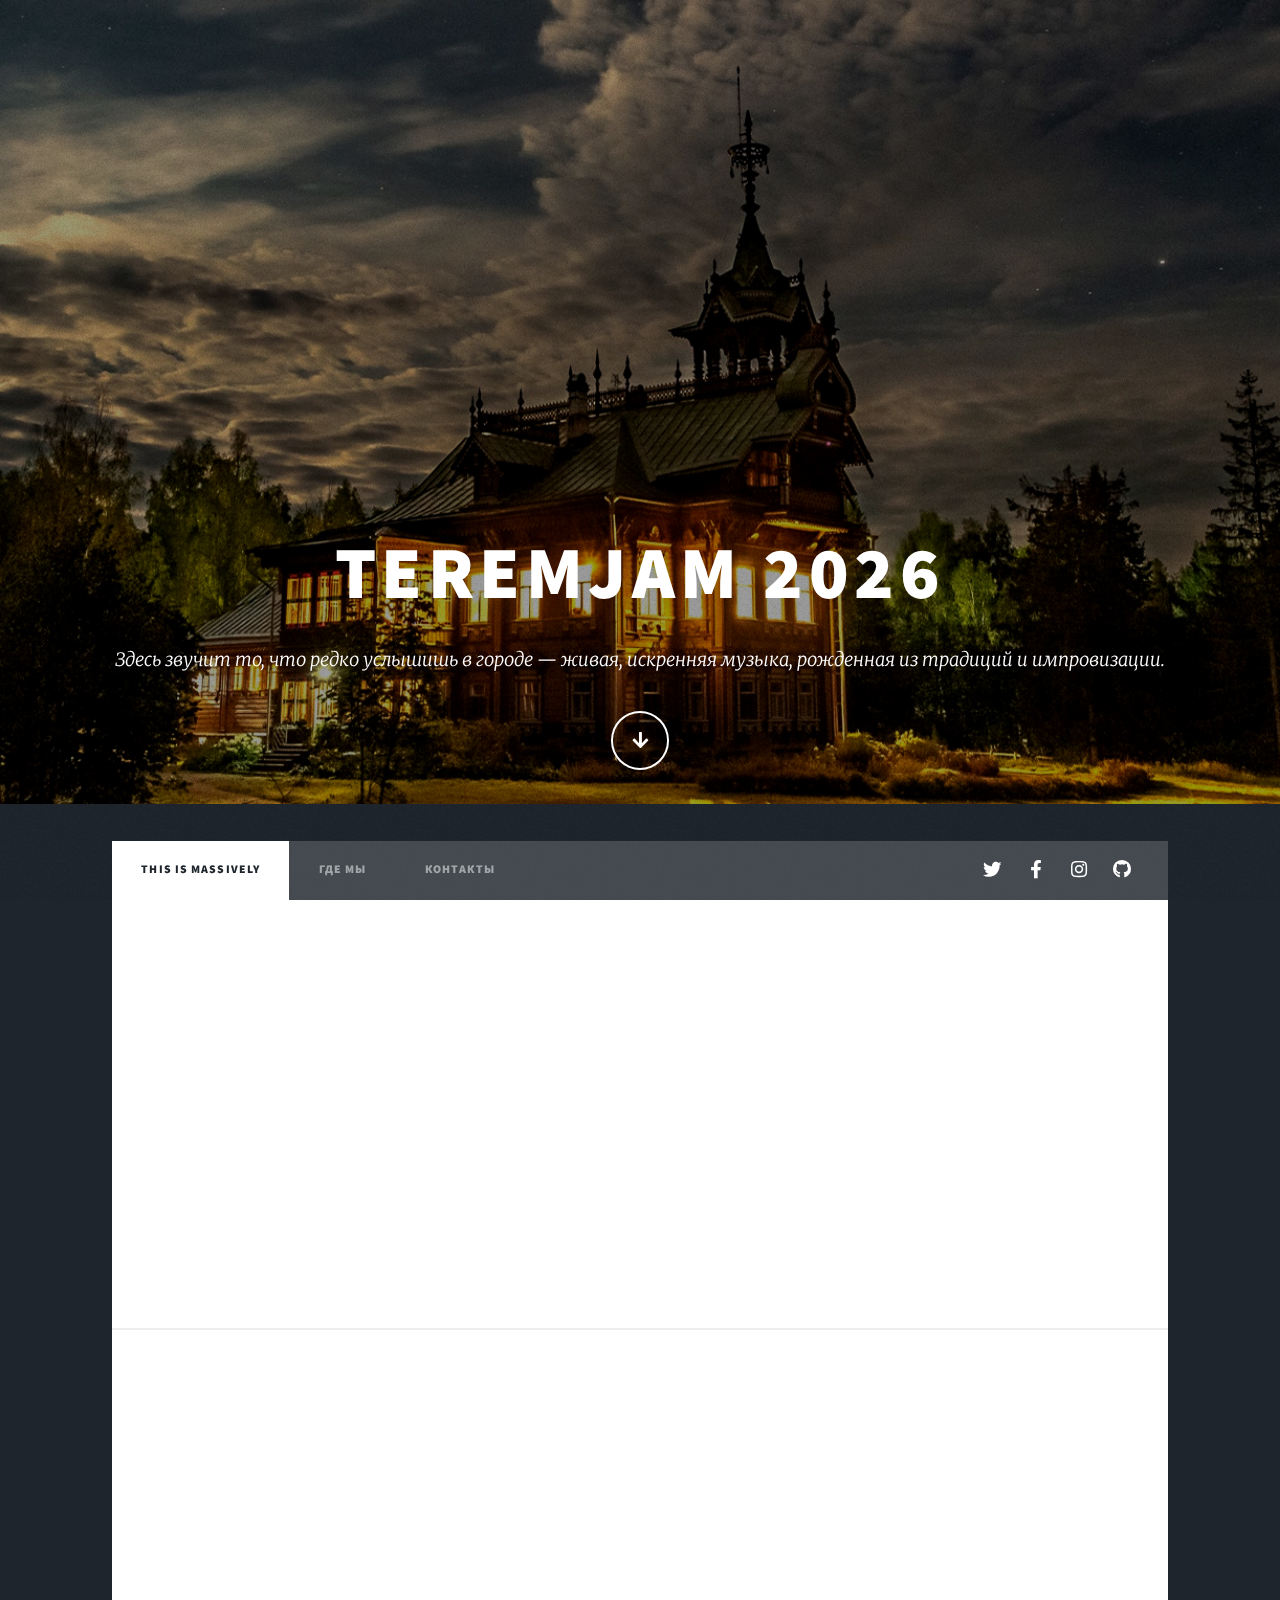
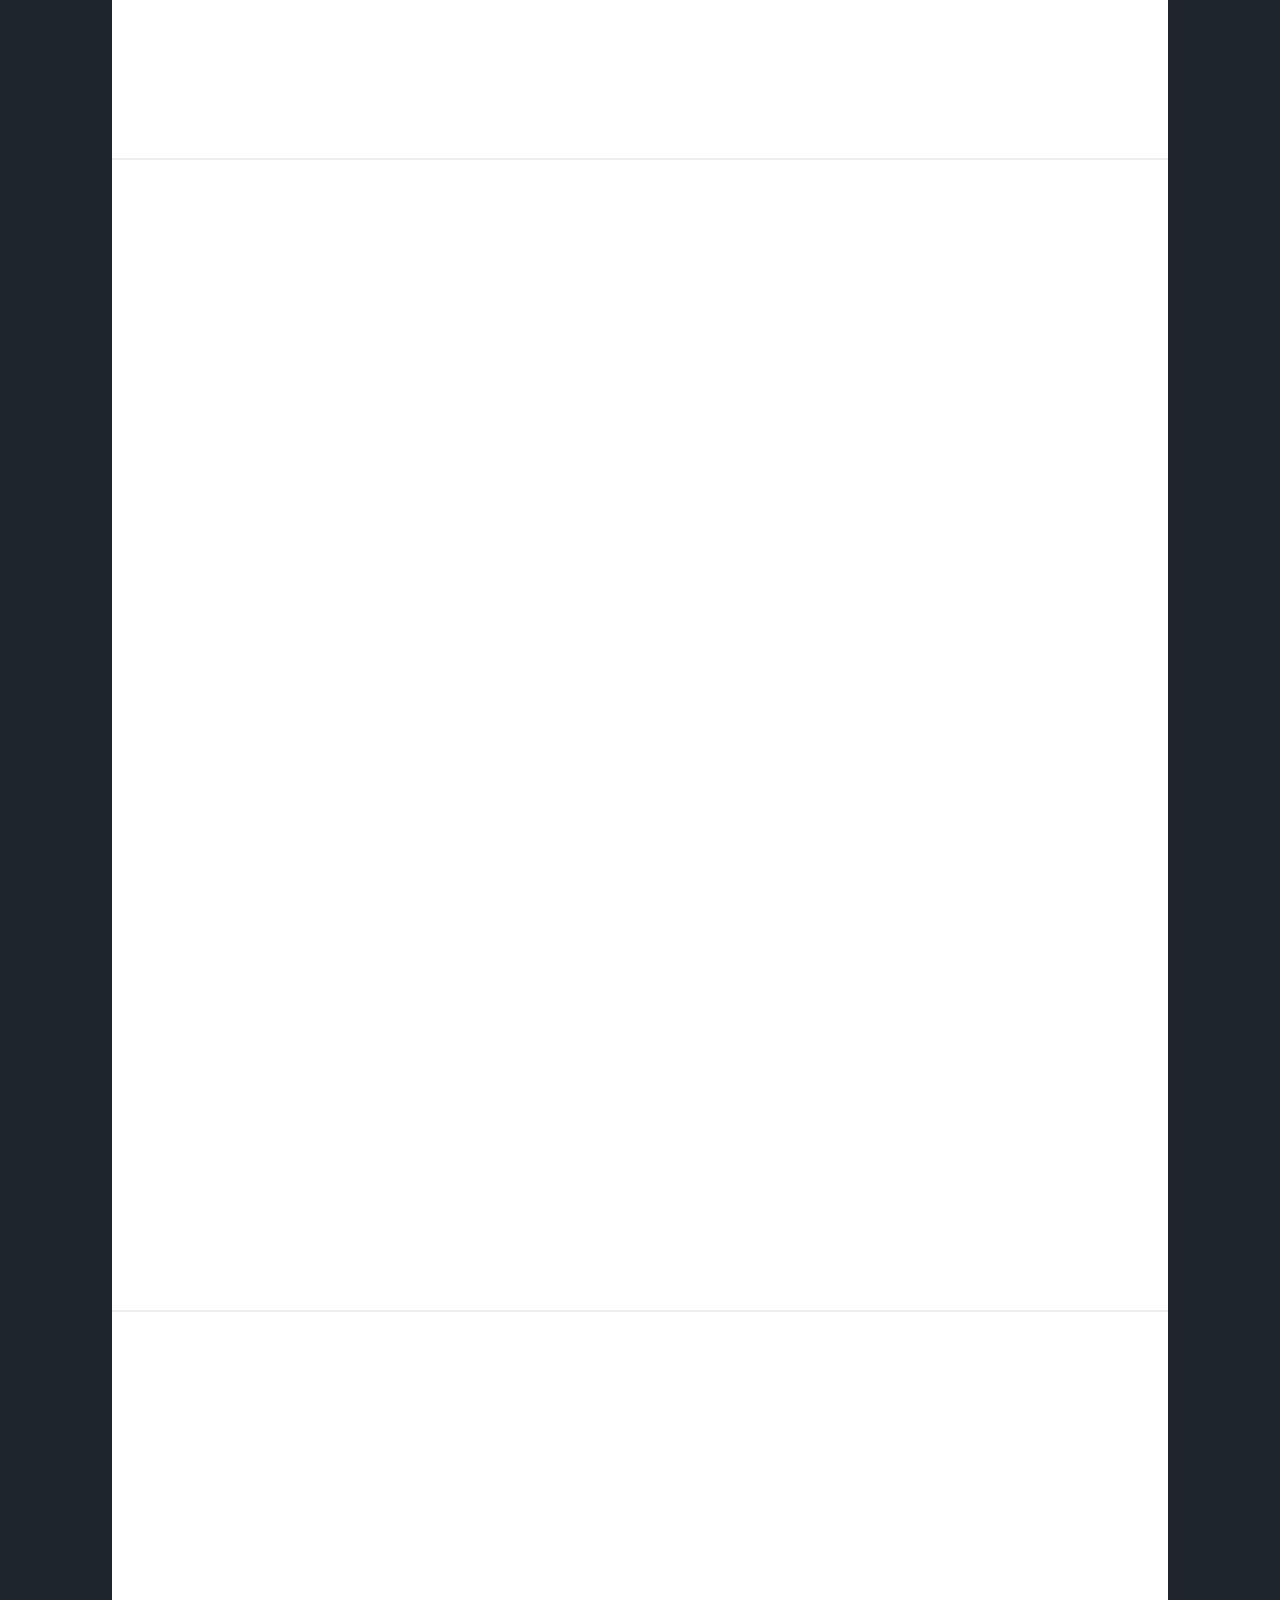
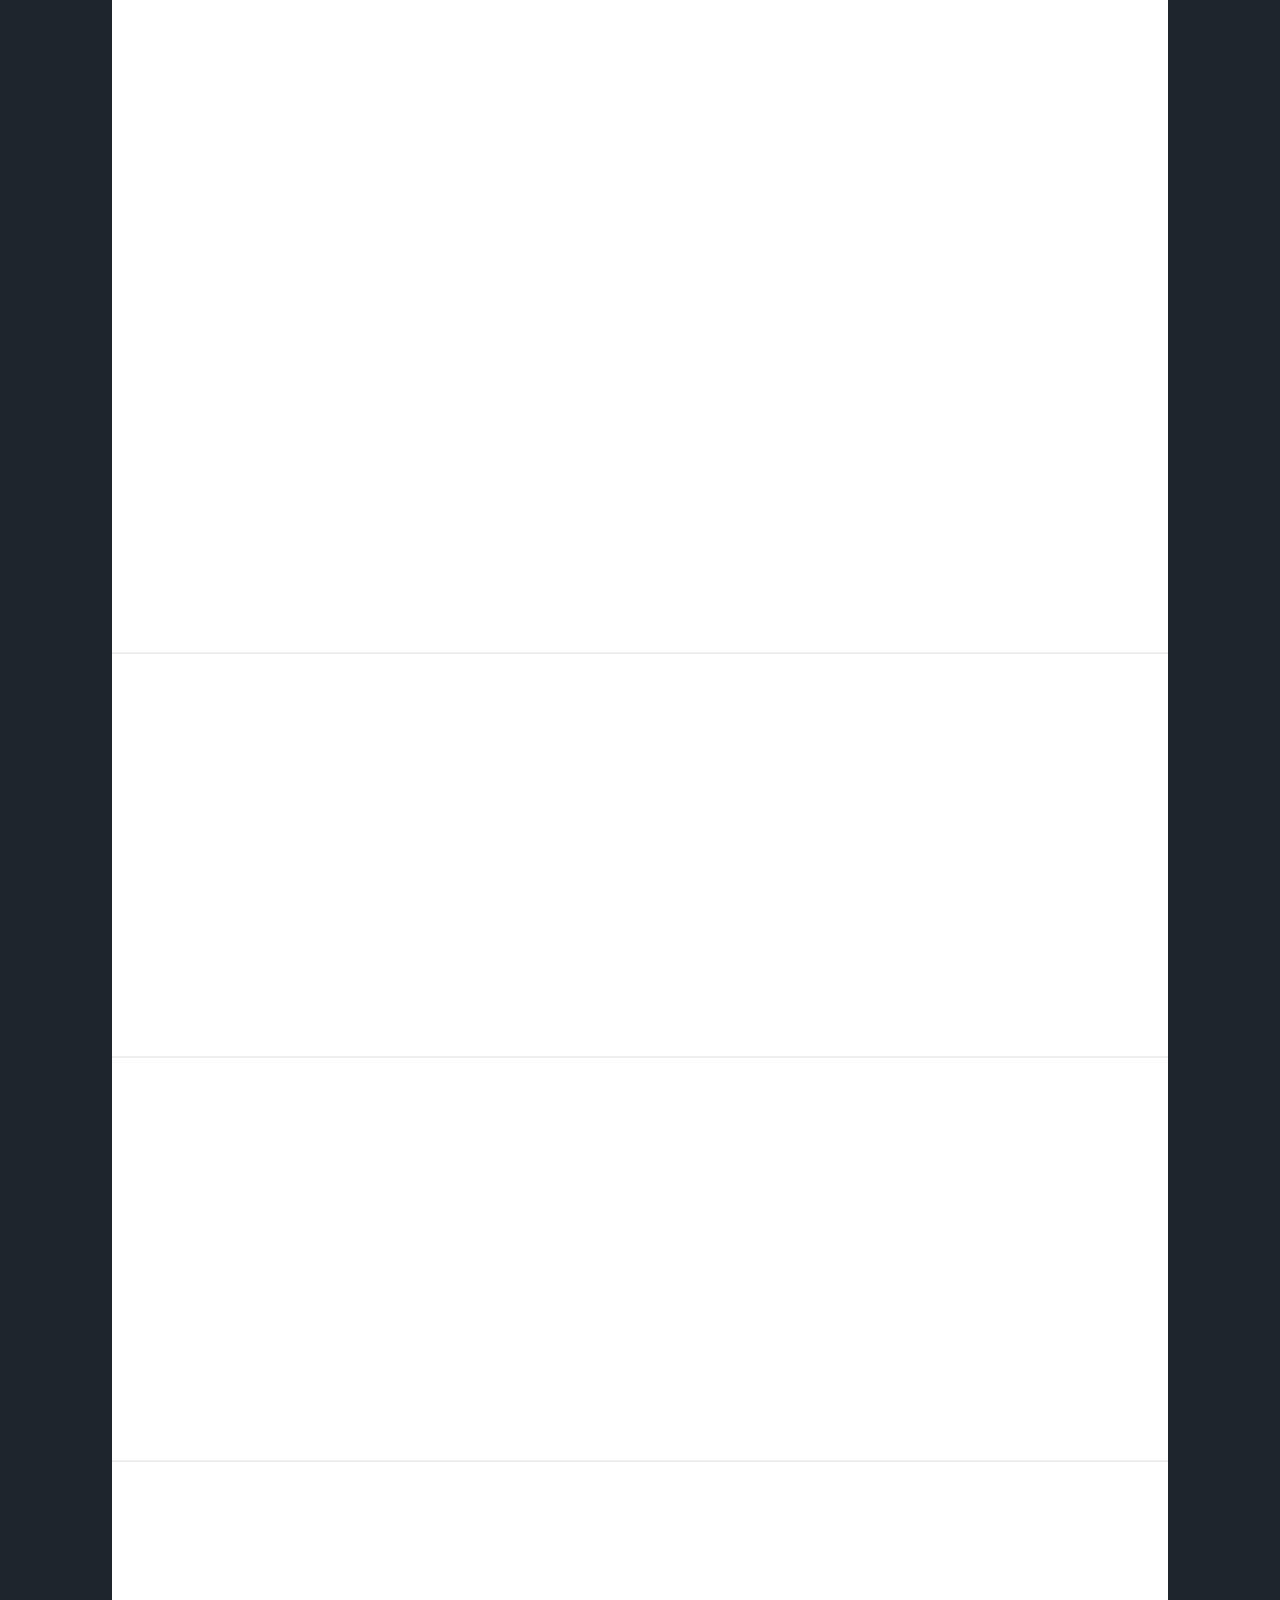
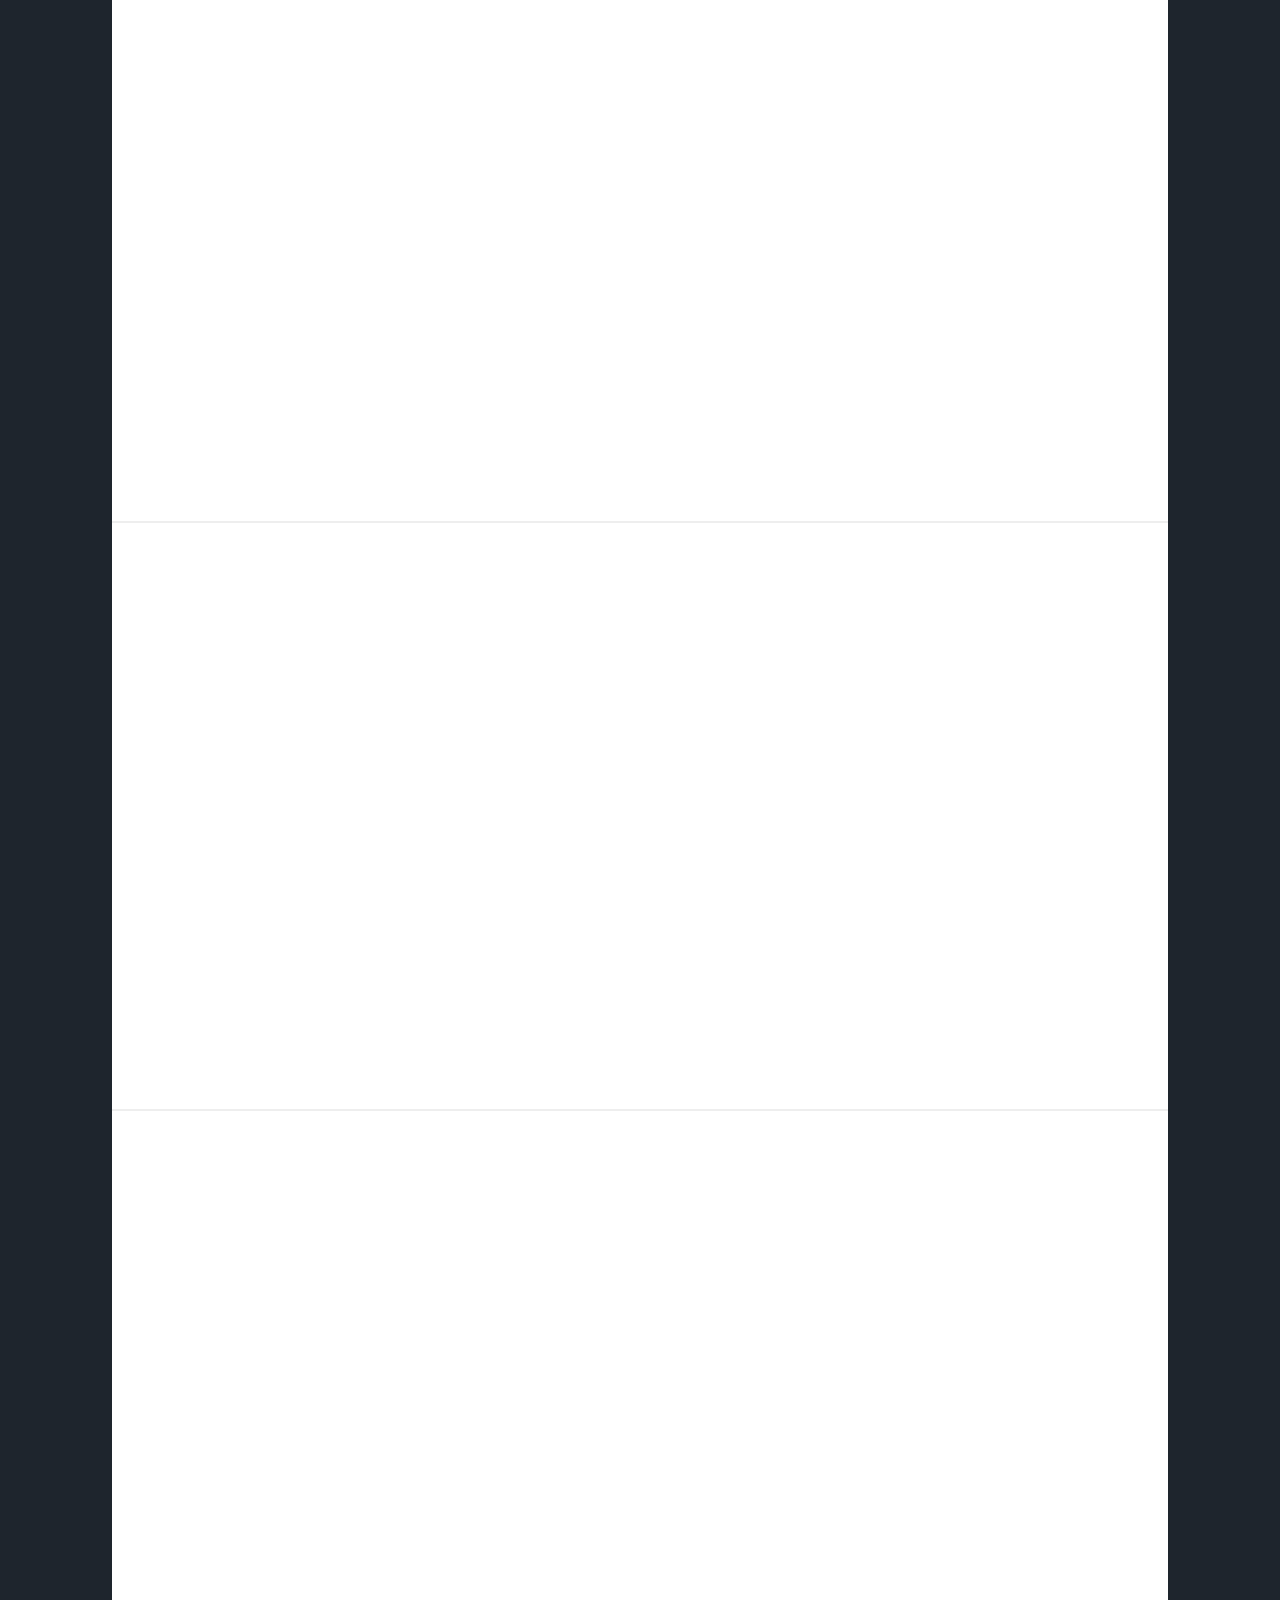
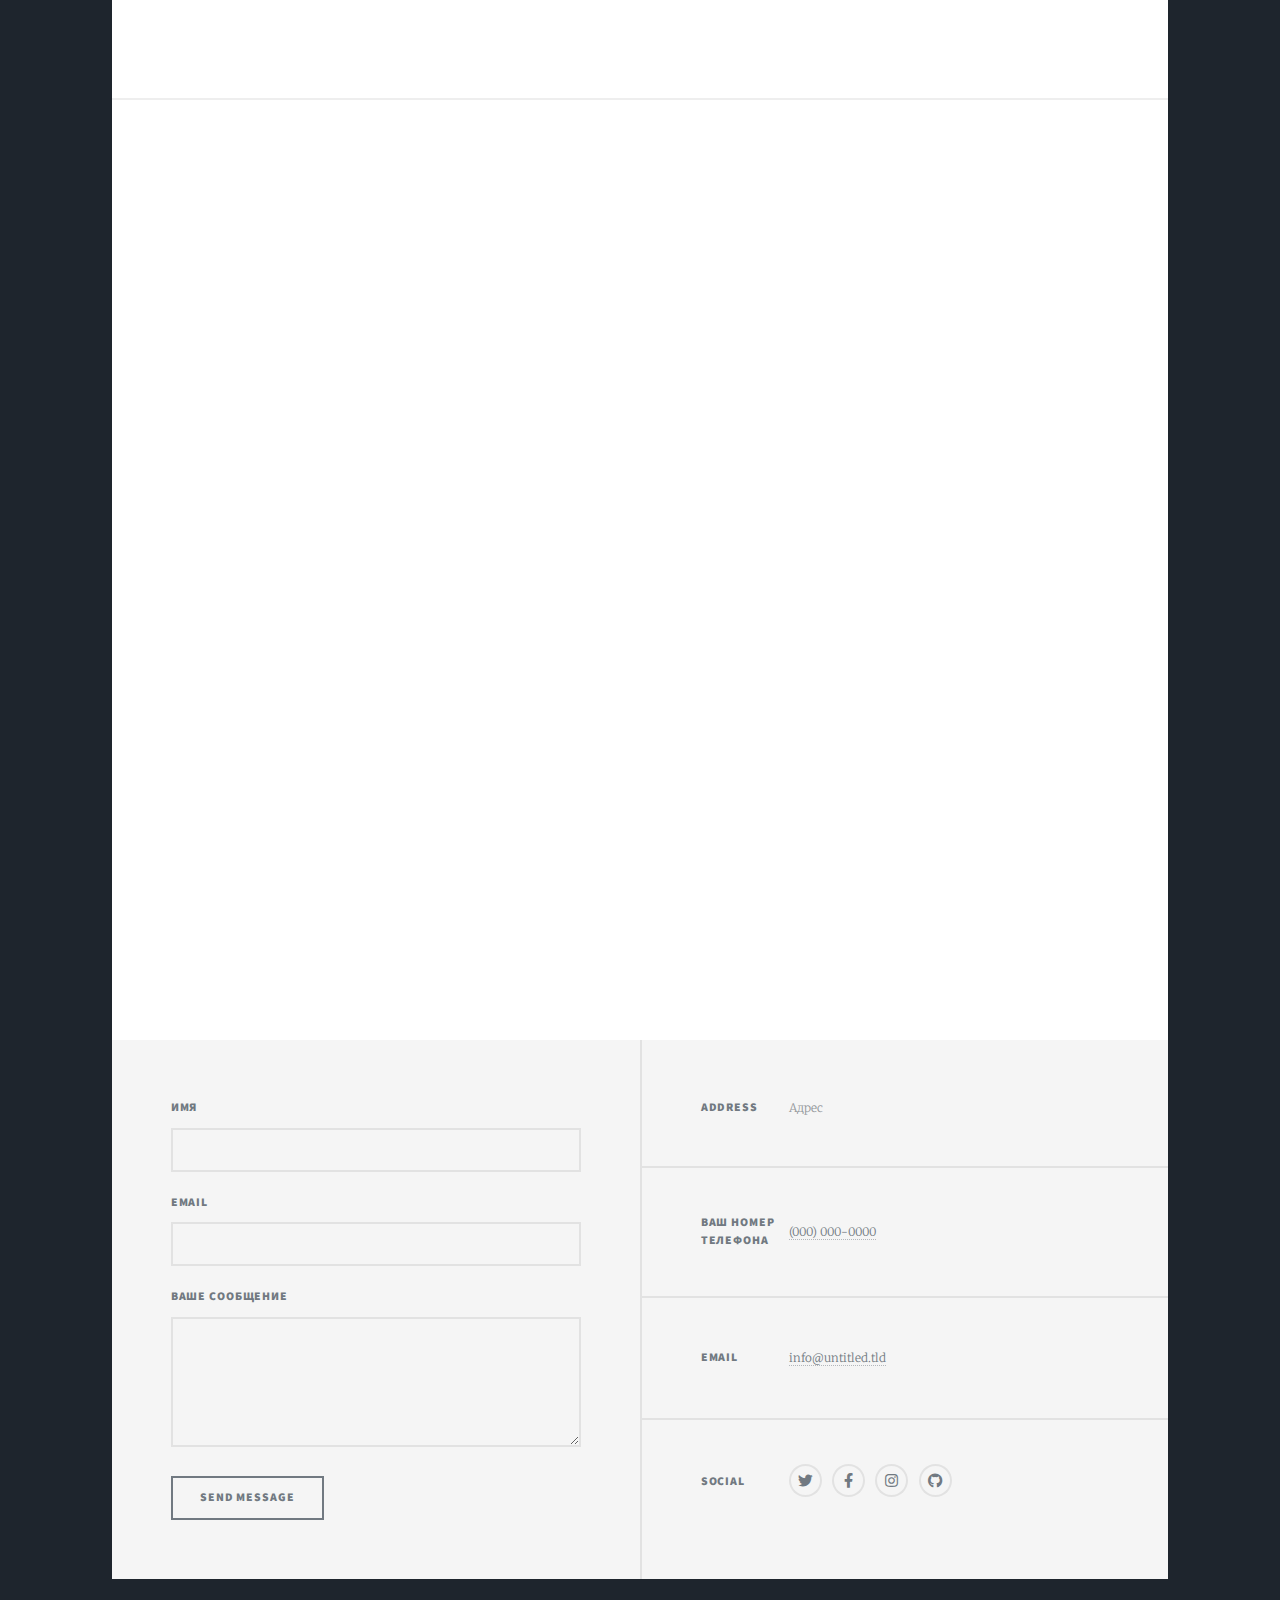
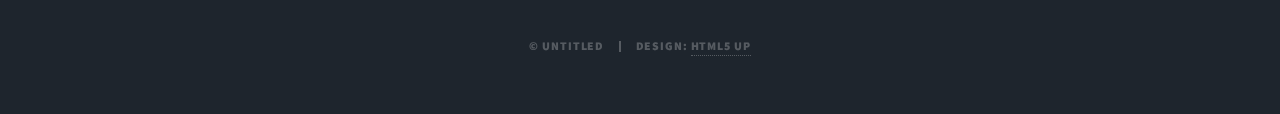
<file: terem_jam/index.html>
<!DOCTYPE HTML>
<!--
	Massively by HTML5 UP
	html5up.net | @ajlkn
	Free for personal and commercial use under the CCA 3.0 license (html5up.net/license)
-->
<html>
	<head>
		<title>TeremJam</title>
		<meta charset="utf-8" />
		<meta name="viewport" content="width=device-width, initial-scale=1, user-scalable=no" />
		<link rel="stylesheet" href="assets/css/main.css" />
		<noscript><link rel="stylesheet" href="assets/css/noscript.css" /></noscript>
	</head>
	<body class="is-preload">

		<!-- Wrapper -->
			<div id="wrapper" class="fade-in">

				<!-- Intro -->
					<div id="intro">
						<h1>TeremJam 2026</h1>
						<p>Здесь звучит то, что редко услышишь в городе — живая, искренняя музыка, рожденная из традиций и импровизации.</p>
						<ul class="actions">
							<li><a href="#header" class="button icon solid solo fa-arrow-down scrolly">Continue</a></li>
						</ul>
					</div>

				<!-- Header -->
					<header id="header">
						<a href="index.html" class="logo">TeremJam</a>
						<p>ТеремJam — это три дня настоящего волшебства, где музыка, природа и люди сливаются в одно тёплое целое. Мы собираем тех, кто любит искренние звуки, глубокие разговоры у костра и ощущение свободы в глухой тайге. Если вы ищете место, где можно выдохнуть, послушать душу и почувствовать себя живым — добро пожаловать домой.
						</p>
					</header>

				<!-- Nav -->
					<nav id="nav">
						<ul class="links">
							<li class="active"><a href="index.html">This is Massively</a></li>
							<li><span class="disabled">Где мы</span></li>
							<li><span class="disabled">Контакты</span></li>
						</ul>
						<ul class="icons">
							<li><a href="#" class="icon brands fa-twitter"><span class="label">Twitter</span></a></li>
							<li><a href="#" class="icon brands fa-facebook-f"><span class="label">Facebook</span></a></li>
							<li><a href="#" class="icon brands fa-instagram"><span class="label">Instagram</span></a></li>
							<li><a href="#" class="icon brands fa-github"><span class="label">GitHub</span></a></li>
						</ul>
					</nav>

				<!-- Main -->
					<div id="main">

						<!-- Блок 1 -->
						<section class="content-block" data-block="1" data-image-position="left" data-text-animation="fadeInUp" data-image-animation="fadeInLeft">
							<div class="block-content">
								<div class="block-text">
									<h2>Музыка</h2>
									<p>
										<br>•	Этно-фьюжн и аутентичный фолк 
										<br>•	Нео-классика и нео-ретро 
										<br>•	Эмбиент и dark-jazz
										<br>•	И, конечно же, Jam!
									</p>
								</div>
								<div class="block-image">
									<span class="image fit"><img src="images/pic01.jpg" alt="" /></span>
								</div>
							</div>
						</section>

						<!-- Блок 2 -->
						<section class="content-block" data-block="2" data-image-position="right" data-text-animation="fadeInUp" data-image-animation="fadeInRight">
							<div class="block-content">
								<div class="block-text">
									<h2>Сцены</h2>
									<p>
										Их две, ночные джемы и артисты, 
										<br>которые не просто выступают, а делятся частичкой себя. 
									
										<br>Лайнап 2026 формируется прямо сейчас — следите за анонсами, будет много открытий!
									</p>
								</div>
								<div class="block-image">
									<span class="image fit"><img src="images/pic02.jpg" alt="" /></span>
								</div>
							</div>
						</section>

						<!-- Блок 3 -->
						<section class="content-block" data-block="3" data-image-position="top" data-text-animation="fadeInUp" data-image-animation="fadeInDown">
							<div class="block-content">
								<div class="block-image">
									<span class="image fit"><img src="images/pic03.jpg" alt="" /></span>
								</div>
								<div class="block-text">
									<h2>Три дня полного погружения</h2>
									
								<br>Пятница, 29 мая — заезд с 12:00, первые знакомства, открытие сцен, вечерние концерты и тёплый костёр под звёздами. 
								<br>Суббота, 30 мая — самый насыщенный день: мастер-классы от музыкантов, перформансы, поэзия, видео- и фотовыставки, детская программа, а вечером — главные концерты и яркое фаер-шоу. 
								<br>Воскресенье, 31 мая — спокойное утро (йога, прогулки по лесу), дневные выступления, финальные аккорды и прощание до заката.
										
								<br><br>А ещё: театр, инсталляции, ярмарка handmade, общие посиделки и много-много человеческого тепла. Для детей — отдельная программа с играми и приключениями, чтобы всей семьёй чувствовать себя как в сказке.
										</p>
								</div>
							</div>
						</section>

						<!-- Блок 4 -->
						<section class="content-block" data-block="4" data-image-position="bottom" data-text-animation="fadeInUp" data-image-animation="fadeInUp">
							<div class="block-content">
								<div class="block-text">
									<h2>Где это происходит(do do: yandex maps)</h2>
									<p>Терем Асташово — отреставрированный деревянный шедевр в Чухломском районе Костромской области. Арт-отель, музей и культурный центр в окружении густой тайги. Спите в палатке под шелест деревьев или в уютном номере терема — как душе угодно.</p>
								</div>
								<div class="block-image">
									<span class="image fit"><img src="images/pic04.jpg" alt="" /></span>
								</div>
							</div>
						</section>

						<!-- Блок 5 -->
						<section class="content-block" data-block="5" data-image-position="left" data-text-animation="fadeIn" data-image-animation="fadeIn">
							<div class="block-content">
								<div class="block-text">
									<h2>Обычный билет даёт всё:</h2>
									<p>
										<br>•	Все концерты и перформансы на двух сценах
										<br>•	Мастер-классы и тренинги
										<br>•	Место в палаточном лагере (душ с горячей водой, туалеты, питьевая вода и кипяток)
										<br>•	Групповая экскурсия по Терему
										</p>
								</div>
								<div class="block-image">
									<span class="image fit"><img src="images/pic05.jpg" alt="" /></span>
								</div>
							</div>
						</section>

						<!-- Блок 6 -->
						<section class="content-block" data-block="6" data-image-position="right" data-text-animation="fadeInUp" data-image-animation="fadeInRight">
							<div class="block-content">
								<div class="block-text">
									<h2>Специальные тарифы:</h2>
									<p><br>•	Семейный — скидки для детей
										<br>•	Однодневный — без ночёвки
										<br>•	Групповой (от 3 человек) — вместе веселее и дешевле!
										</p>
								</div>
								<div class="block-image">
									<span class="image fit"><img src="images/pic06.jpg" alt="" /></span>
								</div>
							</div>
						</section>

						<!-- Блок 7 -->
						<section class="content-block" data-block="7" data-image-position="top" data-text-animation="fadeInUp" data-image-animation="fadeInDown">
							<div class="block-content">
								<div class="block-image">
									<span class="image fit"><img src="images/pic07.jpg" alt="" /></span>
								</div>
								<div class="block-text">
									<h2>Цены</h2>
									<p>Цены растут поэтапно: выгоднее всего купить до 24 февраля 2026, потом до 30 апреля и до 26 мая. 
										<br>Покупка — на сайте astashovo.com.
										<br>Не входит в билет: питание (готовим сами или покупаем на месте), лагерное снаряжение (аренда по предзаявке), трансфер, проживание в номерах Терема (бронируется отдельно — билет уже включён), баня и экскурсия в Погорелово.
										</p>
								</div>
							</div>
						</section>

						<!-- Блок 8 -->
						<section class="content-block" data-block="8" data-image-position="left" data-text-animation="fadeInLeft" data-image-animation="fadeInRight">
							<div class="block-content">
								<div class="block-text">
									<h2>Как добраться</h2>
									<p><br>•	На машине — координаты и маршрут пришлём после покупки
										<br>•	Общественным транспортом — до Чухломы или Галича
										<br>•	Организованный трансфер из Москвы или от Галича — бронируется заранее
										</p>
								</div>
								<div class="block-image">
									<span class="image fit"><img src="images/pic08.jpg" alt="" /></span>
								</div>
							</div>
						</section>

						<!-- Блок 9 -->
						<section class="content-block" data-block="9" data-image-position="right" data-text-animation="fadeInRight" data-image-animation="fadeInLeft">
							<div class="block-content">
								<div class="block-text">
									<h2>Хотите быть ближе к волшебству?</h2>
									<p>
										<br>•	Выступить, провести мастер-класс или ярмарку — пишите в Telegram
<br>•	Стать волонтёром — особые условия и благодарность 
<br>Все вопросы, бронирование допов, аренда снаряжения — в Telegram @TeremJam_support. Там же самые быстрые ответы и тёплая поддержка.

									</p>
								</div>
								<div class="block-image">
									<span class="image fit"><img src="images/pic09.jpg" alt="" /></span>
								</div>
							</div>
						</section>

						<!-- Блок 10 -->
						<section class="content-block" data-block="10" data-image-position="bottom" data-text-animation="fadeInUp" data-image-animation="fadeInUp">
							<div class="block-content">
								<div class="block-text">
									<h2>ТеремJam</h2>
									<p>Это про настоящее. Про музыку, которая исцеляет. Про лес, который обнимает. Про людей, которые становятся друзьями за один вечер.
										Ждём вас в мае 2026. Будет душевно, тепло и незабываемо. До встречи под звёздным небом Терема ❤️
										vk.com/teremjam • astashovo.com • @TeremJam_support
										</p>
								</div>
								<div class="block-image">
									<span class="image fit"><img src="images/pic01.jpg" alt="" /></span>
								</div>
							</div>
						</section>

					</div>

				<!-- Footer / Нижняя форма контактов -->
					<footer id="footer">
						<section>
							<form method="post" action="#">
								<div class="fields">
									<div class="field">
										<label for="name">Имя</label>
										<input type="text" name="name" id="name" />
									</div>
									<div class="field">
										<label for="email">Email</label>
										<input type="text" name="email" id="email" />
									</div>
									<div class="field">
										<label for="message">Ваше сообщение</label>
										<textarea name="message" id="message" rows="3"></textarea>
									</div>
								</div>
								<ul class="actions">
									<li><input type="submit" value="Send Message" /></li>
								</ul>
							</form>
						</section>
						<section class="split contact">
							<section class="alt">
								<h3>Address</h3>
								<p>Адрес<br />
								</p>
							</section>
							<section>
								<h3>Ваш номер телефона</h3>
								<p><a href="#">(000) 000-0000</a></p>
							</section>
							<section>
								<h3>Email</h3>
								<p><a href="#">info@untitled.tld</a></p>
							</section>
							<section>
								<h3>Social</h3>
								<ul class="icons alt">
									<li><a href="#" class="icon brands alt fa-twitter"><span class="label">Twitter</span></a></li>
									<li><a href="#" class="icon brands alt fa-facebook-f"><span class="label">Facebook</span></a></li>
									<li><a href="#" class="icon brands alt fa-instagram"><span class="label">Instagram</span></a></li>
									<li><a href="#" class="icon brands alt fa-github"><span class="label">GitHub</span></a></li>
								</ul>
							</section>
						</section>
					</footer>

				<!-- Copyright -->
					<div id="copyright">
						<ul><li>&copy; Untitled</li><li>Design: <a href="https://html5up.net">HTML5 UP</a></li></ul>
					</div>

			</div>

		<!-- Scripts -->
			<script src="assets/js/jquery.min.js"></script>
			<script src="assets/js/jquery.scrollex.min.js"></script>
			<script src="assets/js/jquery.scrolly.min.js"></script>
			<script src="assets/js/browser.min.js"></script>
			<script src="assets/js/breakpoints.min.js"></script>
			<script src="assets/js/util.js"></script>
			<script src="assets/js/main.js"></script>

	</body>
</html>
</file>
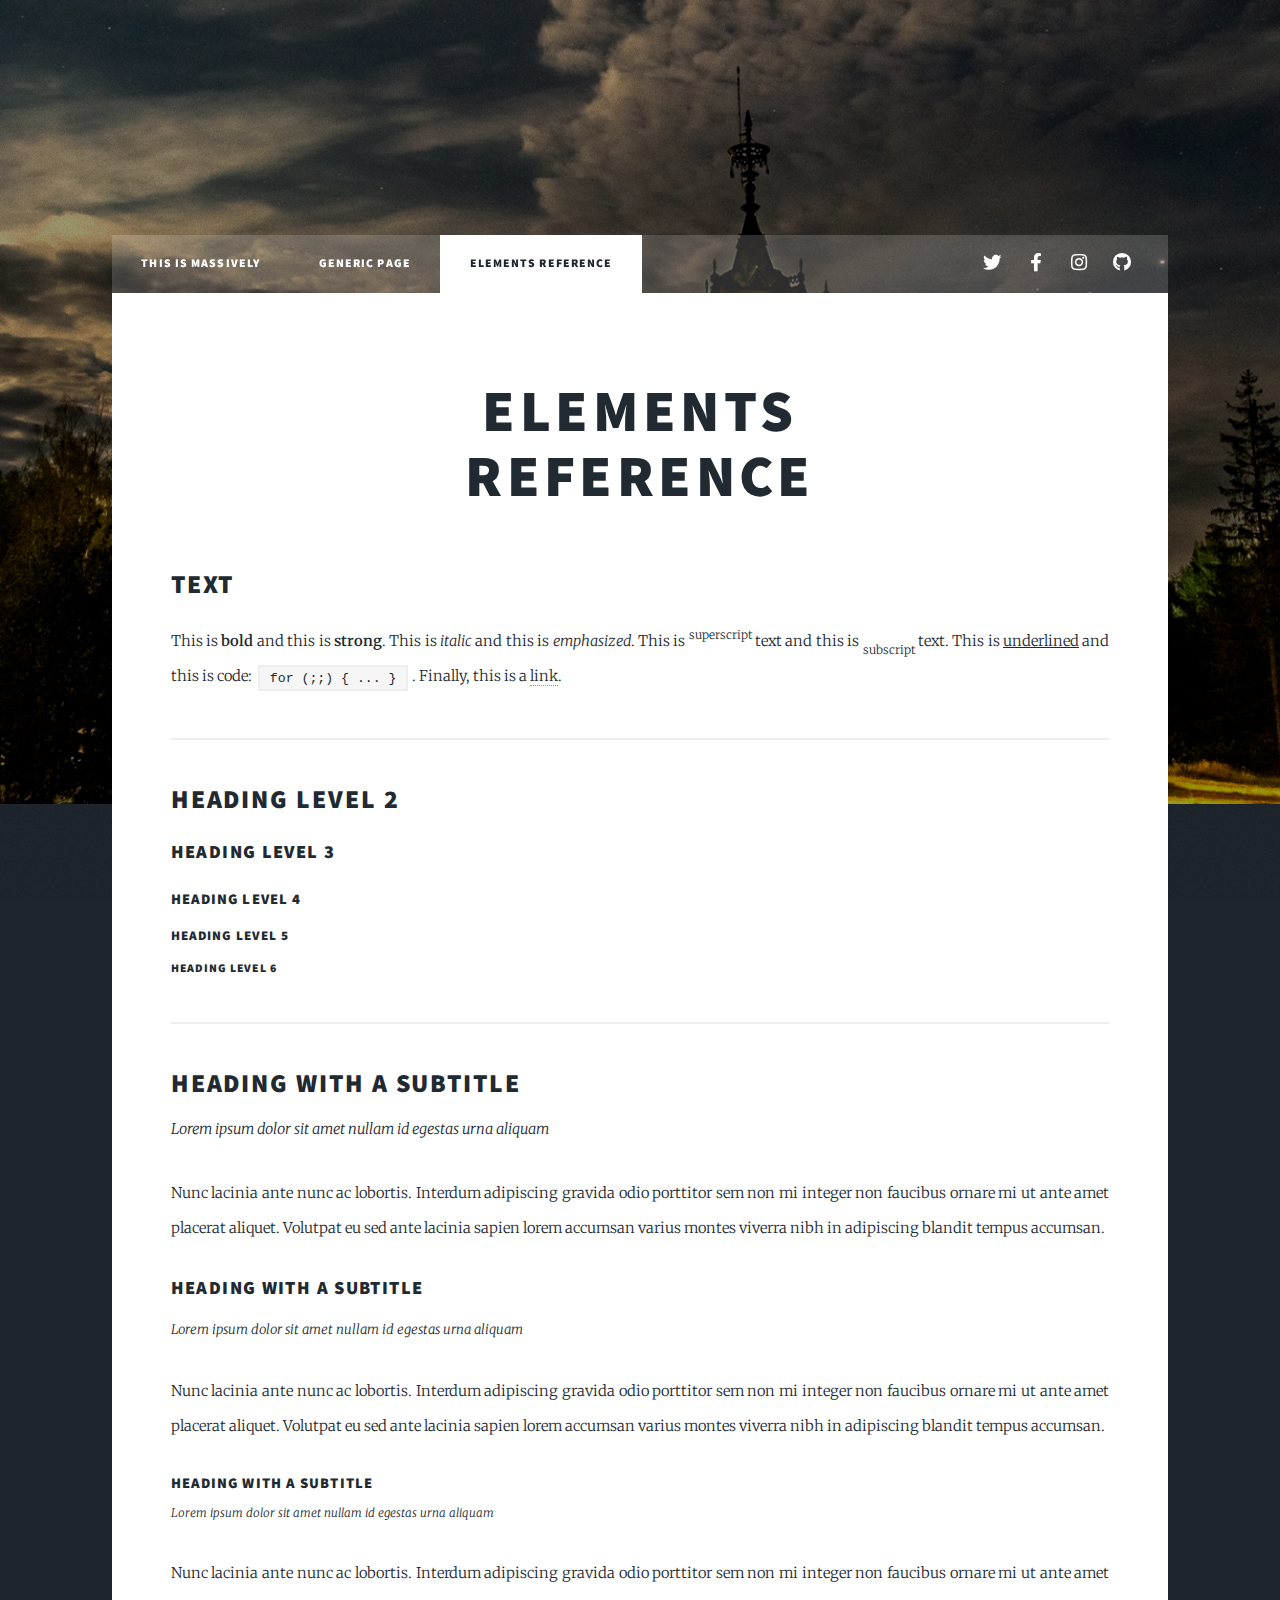
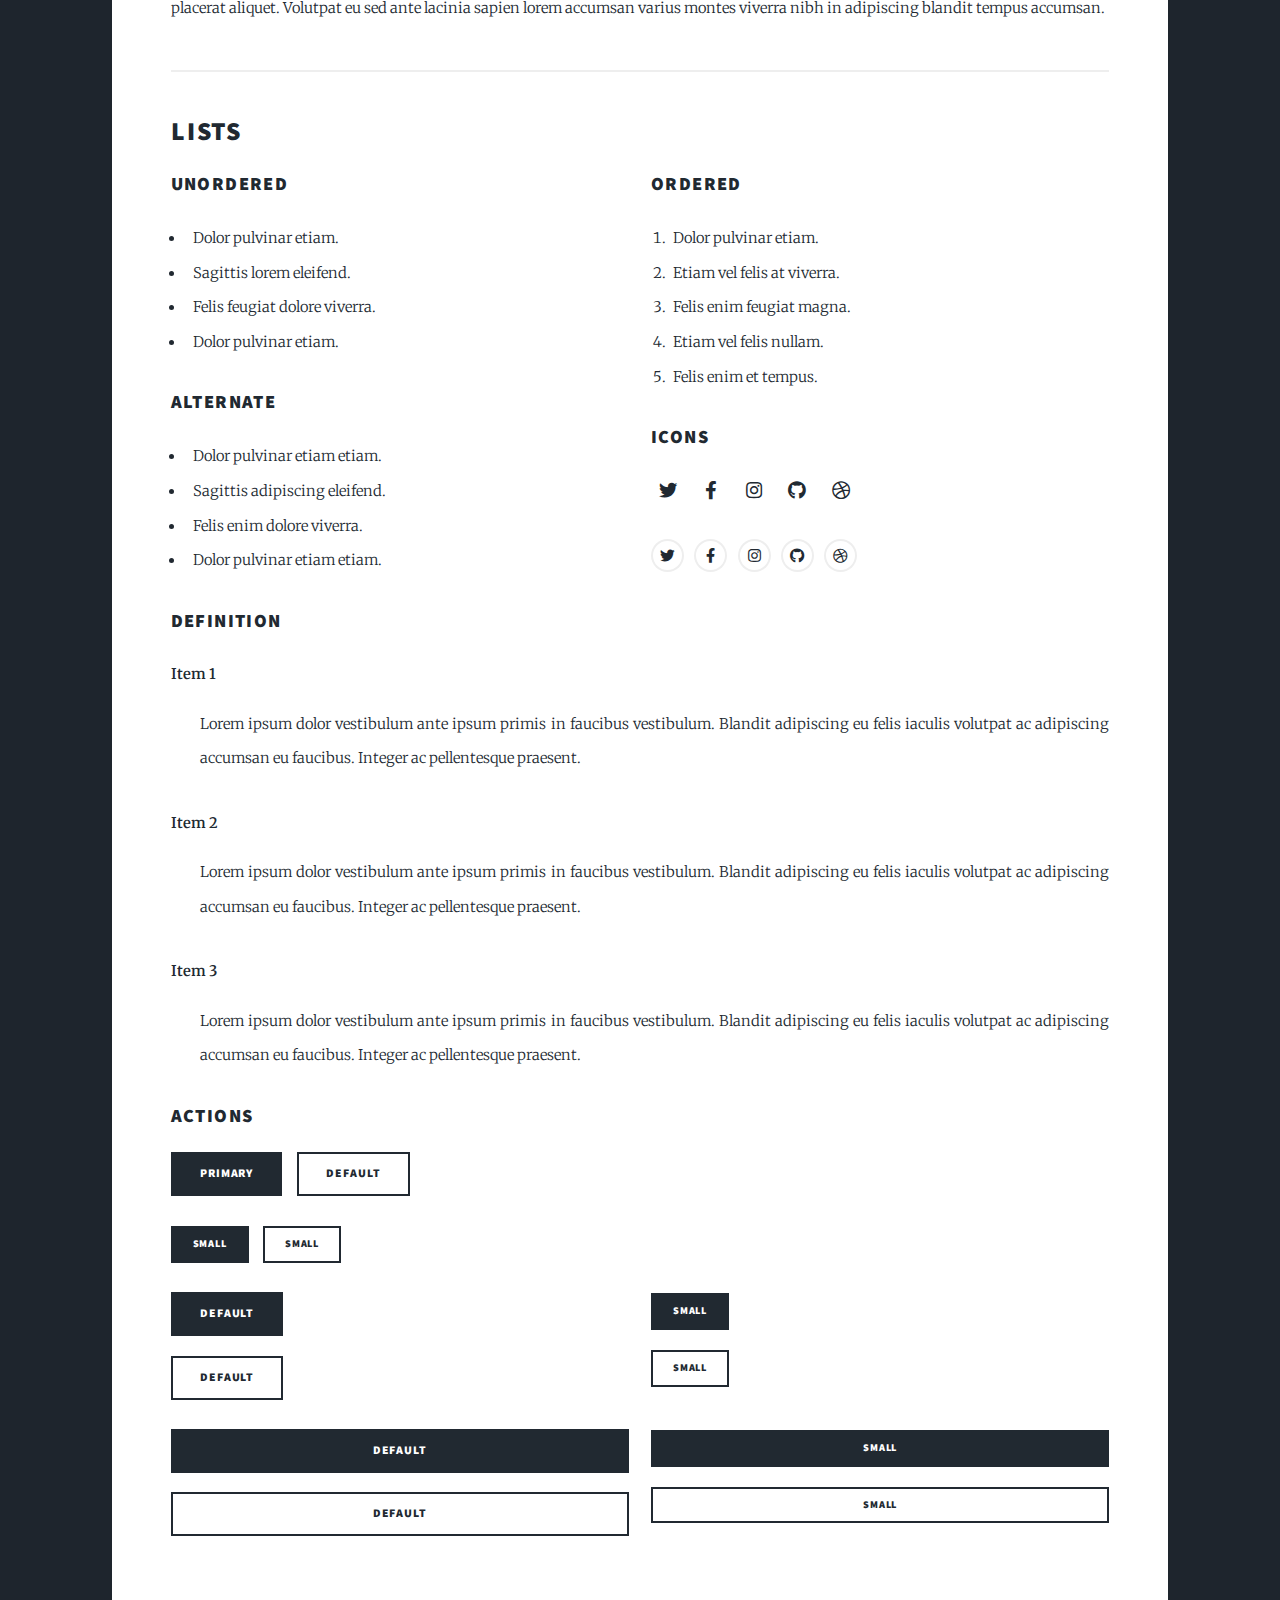
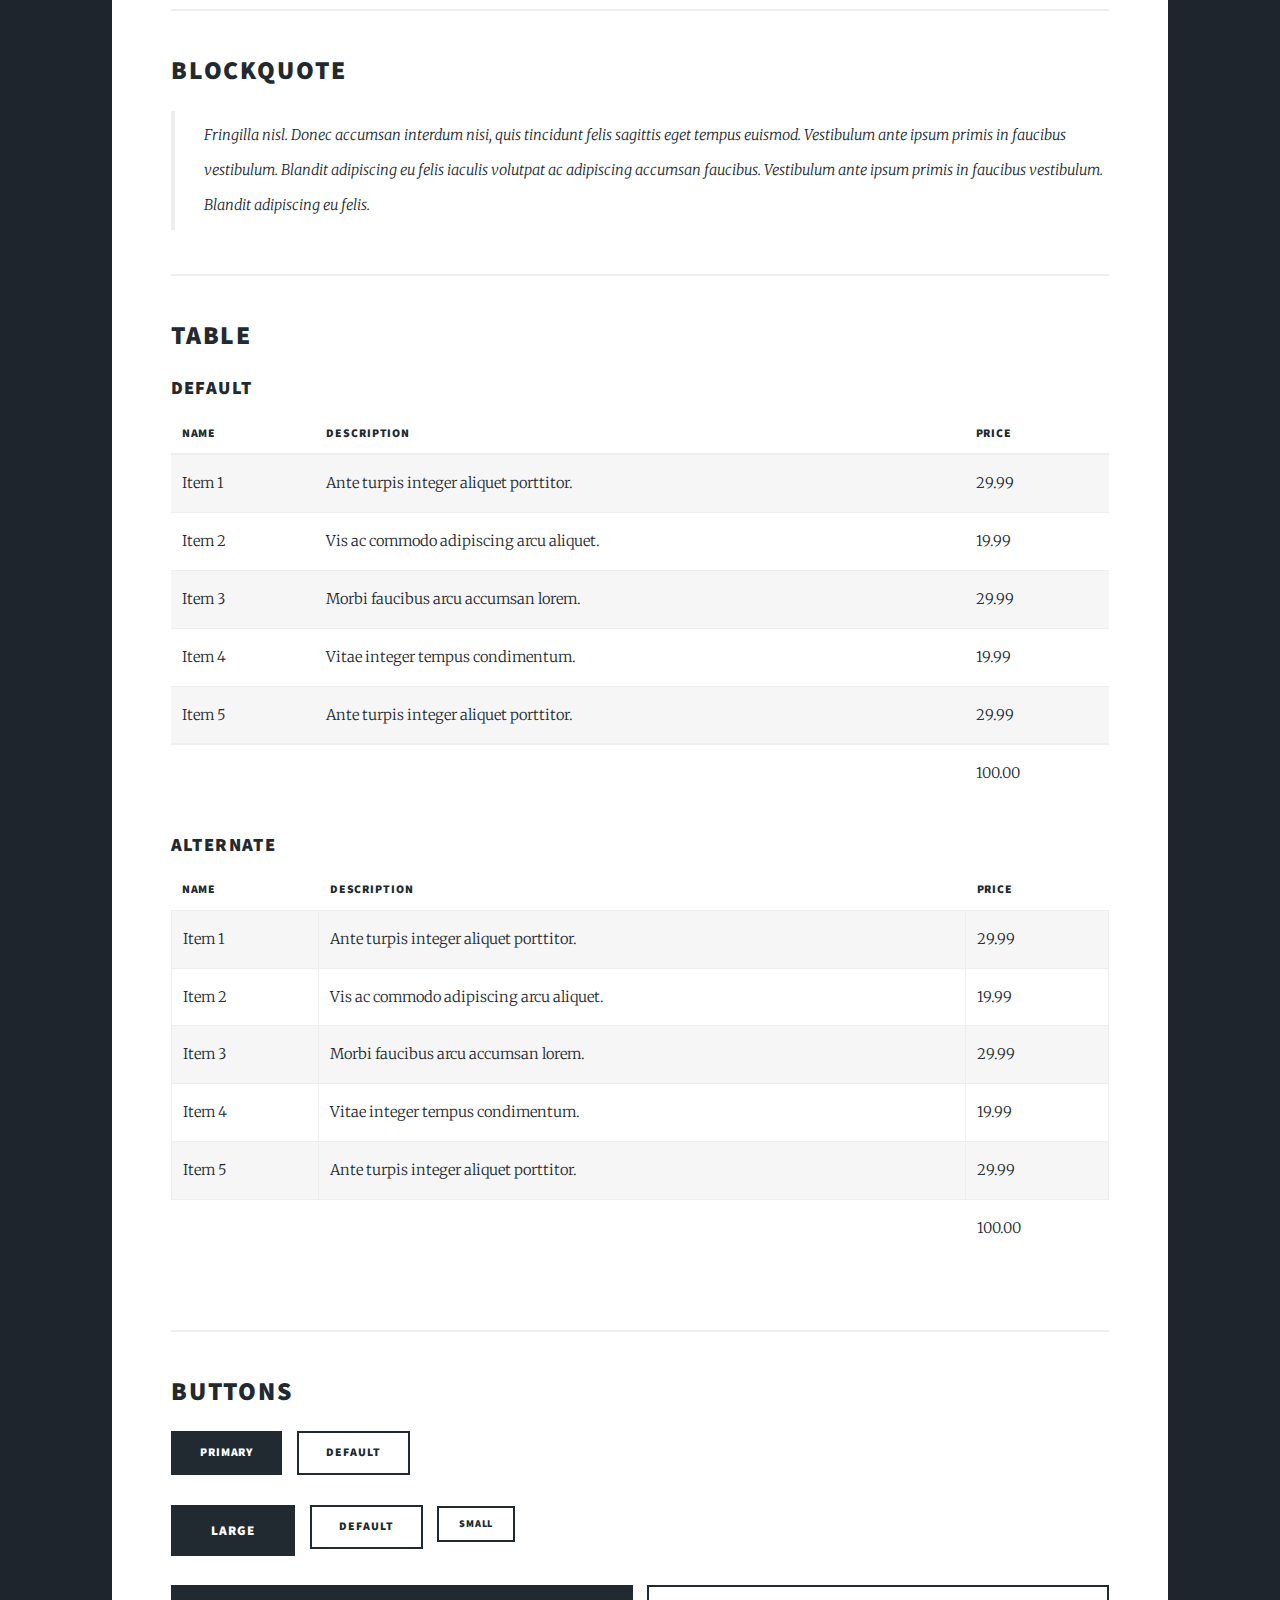
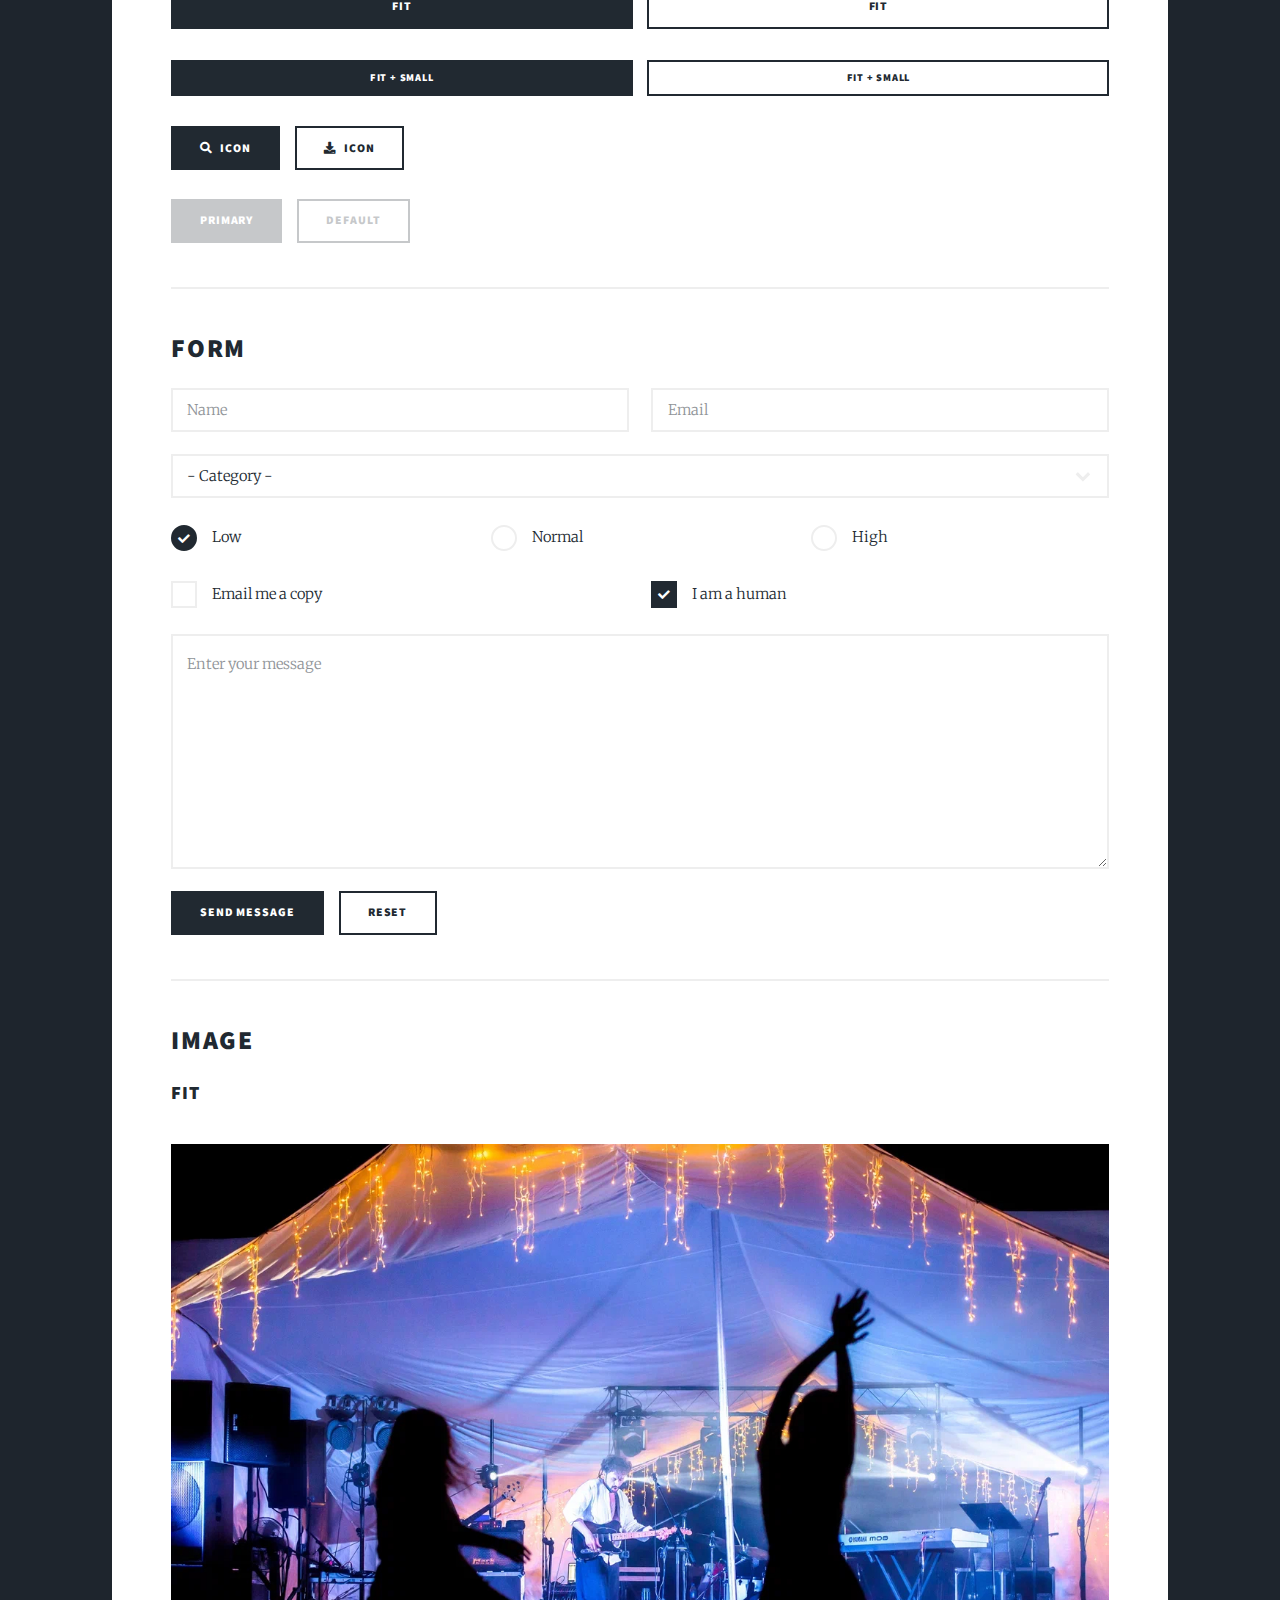
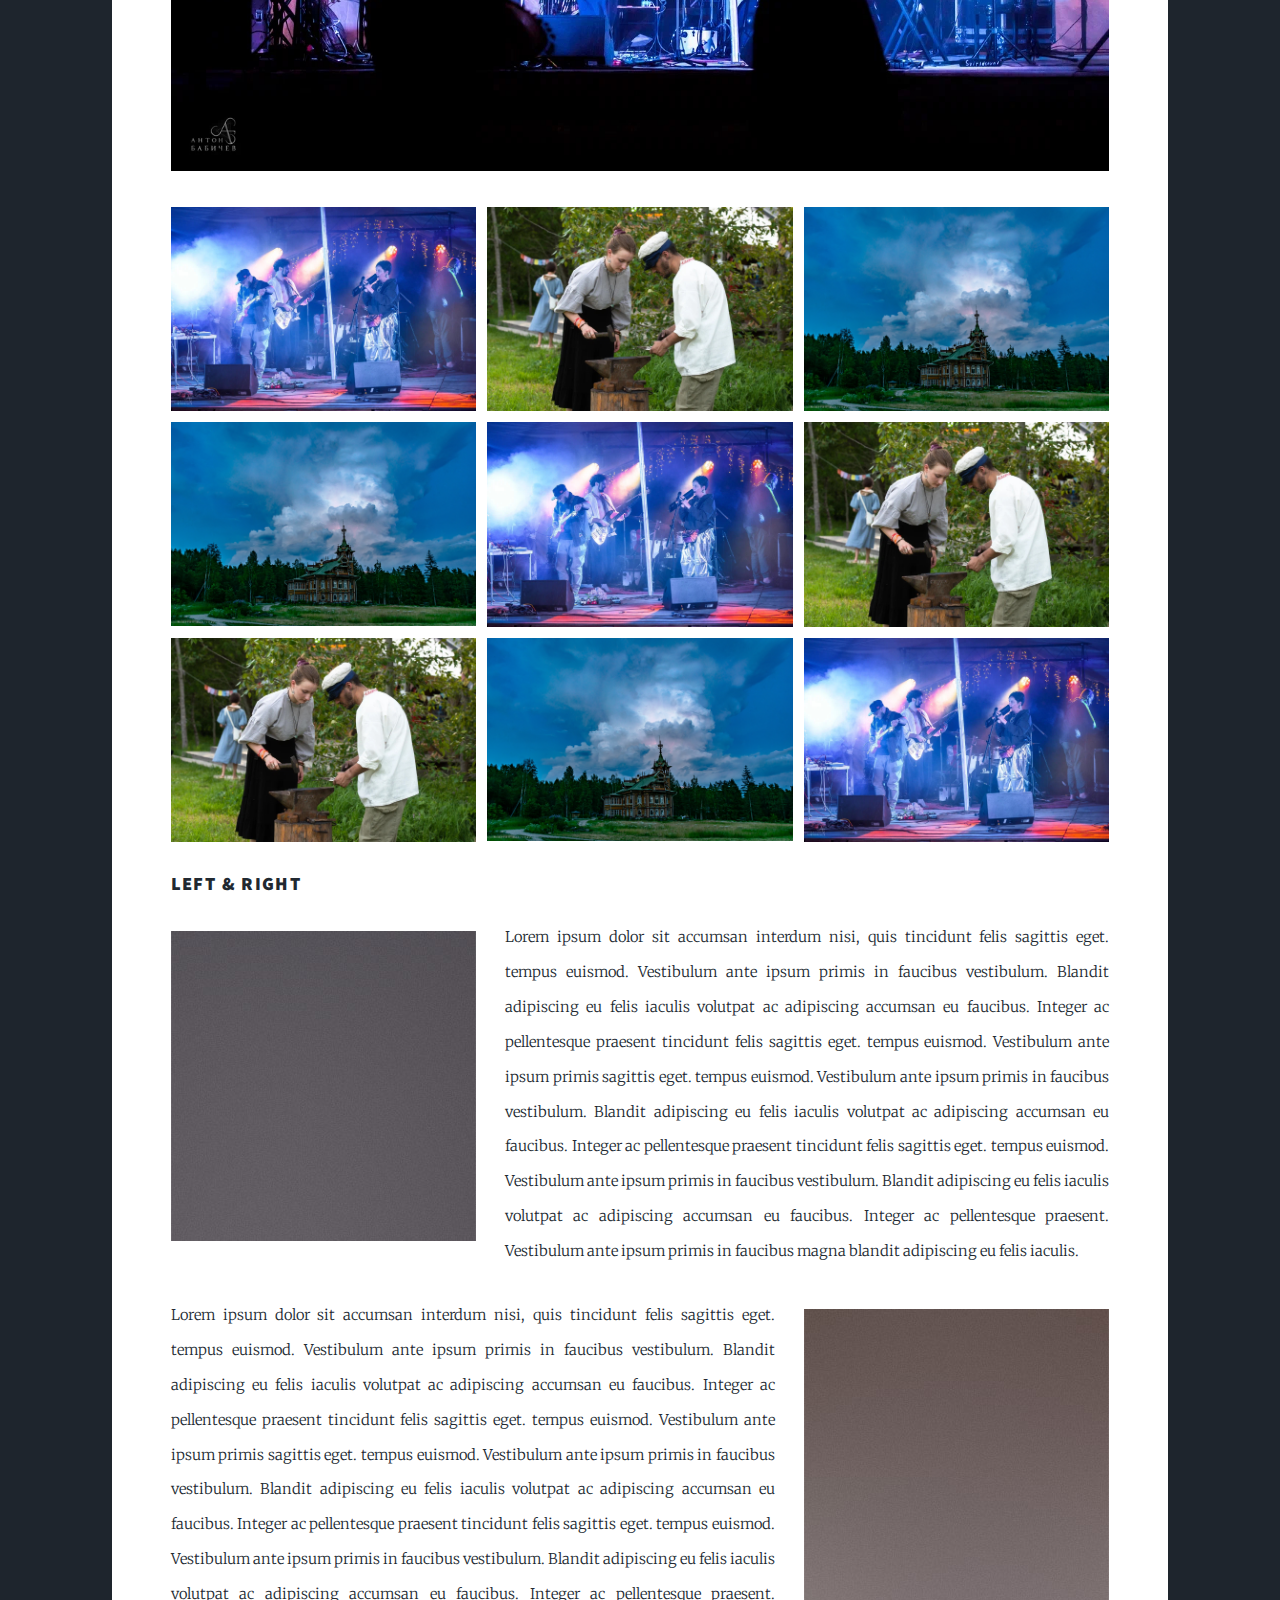
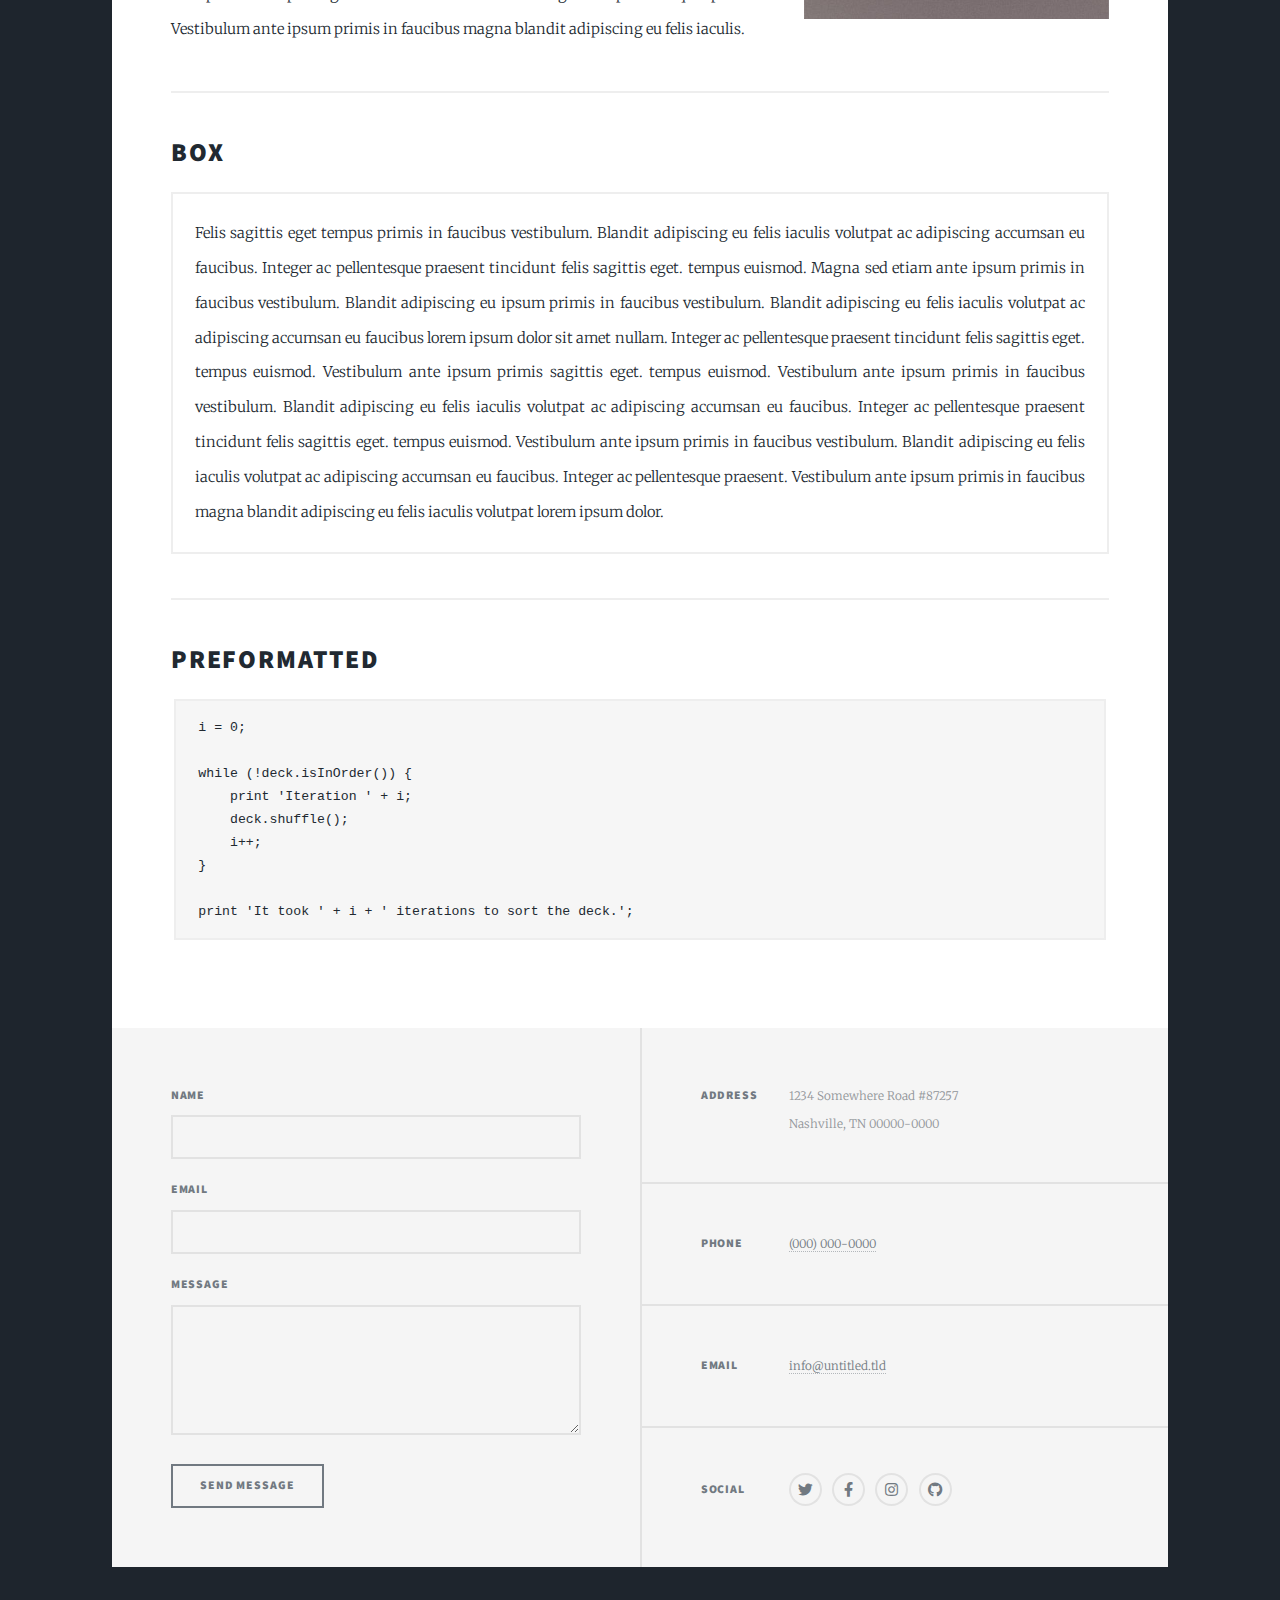
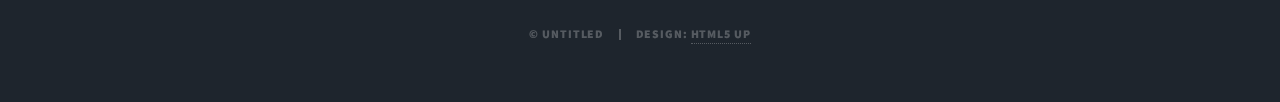
<file: elements.html>
<!DOCTYPE HTML>
<!--
	Massively by HTML5 UP
	html5up.net | @ajlkn
	Free for personal and commercial use under the CCA 3.0 license (html5up.net/license)
-->
<html>
	<head>
		<title>Elements Reference - Massively by HTML5 UP</title>
		<meta charset="utf-8" />
		<meta name="viewport" content="width=device-width, initial-scale=1, user-scalable=no" />
		<link rel="stylesheet" href="assets/css/main.css" />
		<noscript><link rel="stylesheet" href="assets/css/noscript.css" /></noscript>
	</head>
	<body class="is-preload">

		<!-- Wrapper -->
			<div id="wrapper">

				<!-- Header -->
					<header id="header">
						<a href="index.html" class="logo">Massively</a>
					</header>

				<!-- Nav -->
					<nav id="nav">
						<ul class="links">
							<li><a href="index.html">This is Massively</a></li>
							<li><a href="generic.html">Generic Page</a></li>
							<li class="active"><a href="elements.html">Elements Reference</a></li>
						</ul>
						<ul class="icons">
							<li><a href="#" class="icon brands fa-twitter"><span class="label">Twitter</span></a></li>
							<li><a href="#" class="icon brands fa-facebook-f"><span class="label">Facebook</span></a></li>
							<li><a href="#" class="icon brands fa-instagram"><span class="label">Instagram</span></a></li>
							<li><a href="#" class="icon brands fa-github"><span class="label">GitHub</span></a></li>
						</ul>
					</nav>

				<!-- Main -->
					<div id="main">

						<!-- Post -->
							<section class="post">
								<header class="major">
									<h1>Elements<br />
									Reference</h1>
								</header>

								<!-- Text stuff -->
									<h2>Text</h2>
									<p>This is <b>bold</b> and this is <strong>strong</strong>. This is <i>italic</i> and this is <em>emphasized</em>.
									This is <sup>superscript</sup> text and this is <sub>subscript</sub> text.
									This is <u>underlined</u> and this is code: <code>for (;;) { ... }</code>.
									Finally, this is a <a href="#">link</a>.</p>
									<hr />
									<h2>Heading Level 2</h2>
									<h3>Heading Level 3</h3>
									<h4>Heading Level 4</h4>
									<h5>Heading Level 5</h5>
									<h6>Heading Level 6</h6>
									<hr />
									<header>
										<h2>Heading with a Subtitle</h2>
										<p>Lorem ipsum dolor sit amet nullam id egestas urna aliquam</p>
									</header>
									<p>Nunc lacinia ante nunc ac lobortis. Interdum adipiscing gravida odio porttitor sem non mi integer non faucibus ornare mi ut ante amet placerat aliquet. Volutpat eu sed ante lacinia sapien lorem accumsan varius montes viverra nibh in adipiscing blandit tempus accumsan.</p>
									<header>
										<h3>Heading with a Subtitle</h3>
										<p>Lorem ipsum dolor sit amet nullam id egestas urna aliquam</p>
									</header>
									<p>Nunc lacinia ante nunc ac lobortis. Interdum adipiscing gravida odio porttitor sem non mi integer non faucibus ornare mi ut ante amet placerat aliquet. Volutpat eu sed ante lacinia sapien lorem accumsan varius montes viverra nibh in adipiscing blandit tempus accumsan.</p>
									<header>
										<h4>Heading with a Subtitle</h4>
										<p>Lorem ipsum dolor sit amet nullam id egestas urna aliquam</p>
									</header>
									<p>Nunc lacinia ante nunc ac lobortis. Interdum adipiscing gravida odio porttitor sem non mi integer non faucibus ornare mi ut ante amet placerat aliquet. Volutpat eu sed ante lacinia sapien lorem accumsan varius montes viverra nibh in adipiscing blandit tempus accumsan.</p>

									<hr />

								<!-- Lists -->
									<h2>Lists</h2>
									<div class="row">
										<div class="col-6 col-12-small">

											<h3>Unordered</h3>
											<ul>
												<li>Dolor pulvinar etiam.</li>
												<li>Sagittis lorem eleifend.</li>
												<li>Felis feugiat dolore viverra.</li>
												<li>Dolor pulvinar etiam.</li>
											</ul>

											<h3>Alternate</h3>
											<ul class="alt">
												<li>Dolor pulvinar etiam etiam.</li>
												<li>Sagittis adipiscing eleifend.</li>
												<li>Felis enim dolore viverra.</li>
												<li>Dolor pulvinar etiam etiam.</li>
											</ul>

										</div>
										<div class="col-6 col-12-small">

											<h3>Ordered</h3>
											<ol>
												<li>Dolor pulvinar etiam.</li>
												<li>Etiam vel felis at viverra.</li>
												<li>Felis enim feugiat magna.</li>
												<li>Etiam vel felis nullam.</li>
												<li>Felis enim et tempus.</li>
											</ol>

											<h3>Icons</h3>
											<ul class="icons">
												<li><a href="#" class="icon brands fa-twitter"><span class="label">Twitter</span></a></li>
												<li><a href="#" class="icon brands fa-facebook-f"><span class="label">Facebook</span></a></li>
												<li><a href="#" class="icon brands fa-instagram"><span class="label">Instagram</span></a></li>
												<li><a href="#" class="icon brands fa-github"><span class="label">Github</span></a></li>
												<li><a href="#" class="icon brands fa-dribbble"><span class="label">Dribbble</span></a></li>
											</ul>
											<ul class="icons alt">
												<li><a href="#" class="icon brands alt fa-twitter"><span class="label">Twitter</span></a></li>
												<li><a href="#" class="icon brands alt fa-facebook-f"><span class="label">Facebook</span></a></li>
												<li><a href="#" class="icon brands alt fa-instagram"><span class="label">Instagram</span></a></li>
												<li><a href="#" class="icon brands alt fa-github"><span class="label">Github</span></a></li>
												<li><a href="#" class="icon brands alt fa-dribbble"><span class="label">Dribbble</span></a></li>
											</ul>

										</div>
									</div>
									<h3>Definition</h3>
									<dl>
										<dt>Item 1</dt>
										<dd>
											<p>Lorem ipsum dolor vestibulum ante ipsum primis in faucibus vestibulum. Blandit adipiscing eu felis iaculis volutpat ac adipiscing accumsan eu faucibus. Integer ac pellentesque praesent.</p>
										</dd>
										<dt>Item 2</dt>
										<dd>
											<p>Lorem ipsum dolor vestibulum ante ipsum primis in faucibus vestibulum. Blandit adipiscing eu felis iaculis volutpat ac adipiscing accumsan eu faucibus. Integer ac pellentesque praesent.</p>
										</dd>
										<dt>Item 3</dt>
										<dd>
											<p>Lorem ipsum dolor vestibulum ante ipsum primis in faucibus vestibulum. Blandit adipiscing eu felis iaculis volutpat ac adipiscing accumsan eu faucibus. Integer ac pellentesque praesent.</p>
										</dd>
									</dl>

									<h3>Actions</h3>
									<ul class="actions">
										<li><a href="#" class="button primary">Primary</a></li>
										<li><a href="#" class="button">Default</a></li>
									</ul>
									<ul class="actions small">
										<li><a href="#" class="button primary small">Small</a></li>
										<li><a href="#" class="button small">Small</a></li>
									</ul>
									<div class="row">
										<div class="col-6 col-12-small">
											<ul class="actions stacked">
												<li><a href="#" class="button primary">Default</a></li>
												<li><a href="#" class="button">Default</a></li>
											</ul>
										</div>
										<div class="col-6 col-12-small">
											<ul class="actions stacked">
												<li><a href="#" class="button primary small">Small</a></li>
												<li><a href="#" class="button small">Small</a></li>
											</ul>
										</div>
									</div>
									<div class="row">
										<div class="col-6 col-12-small">
											<ul class="actions stacked">
												<li><a href="#" class="button primary fit">Default</a></li>
												<li><a href="#" class="button fit">Default</a></li>
											</ul>
										</div>
										<div class="col-6 col-12-small">
											<ul class="actions stacked">
												<li><a href="#" class="button primary small fit">Small</a></li>
												<li><a href="#" class="button small fit">Small</a></li>
											</ul>
										</div>
									</div>

									<hr />

								<!-- Blockquote -->
									<h2>Blockquote</h2>
									<blockquote>Fringilla nisl. Donec accumsan interdum nisi, quis tincidunt felis sagittis eget tempus euismod. Vestibulum ante ipsum primis in faucibus vestibulum. Blandit adipiscing eu felis iaculis volutpat ac adipiscing accumsan faucibus. Vestibulum ante ipsum primis in faucibus vestibulum. Blandit adipiscing eu felis.</blockquote>

									<hr />

								<!-- Table -->
									<h2>Table</h2>

									<h3>Default</h3>
									<div class="table-wrapper">
										<table>
											<thead>
												<tr>
													<th>Name</th>
													<th>Description</th>
													<th>Price</th>
												</tr>
											</thead>
											<tbody>
												<tr>
													<td>Item 1</td>
													<td>Ante turpis integer aliquet porttitor.</td>
													<td>29.99</td>
												</tr>
												<tr>
													<td>Item 2</td>
													<td>Vis ac commodo adipiscing arcu aliquet.</td>
													<td>19.99</td>
												</tr>
												<tr>
													<td>Item 3</td>
													<td> Morbi faucibus arcu accumsan lorem.</td>
													<td>29.99</td>
												</tr>
												<tr>
													<td>Item 4</td>
													<td>Vitae integer tempus condimentum.</td>
													<td>19.99</td>
												</tr>
												<tr>
													<td>Item 5</td>
													<td>Ante turpis integer aliquet porttitor.</td>
													<td>29.99</td>
												</tr>
											</tbody>
											<tfoot>
												<tr>
													<td colspan="2"></td>
													<td>100.00</td>
												</tr>
											</tfoot>
										</table>
									</div>

									<h3>Alternate</h3>
									<div class="table-wrapper">
										<table class="alt">
											<thead>
												<tr>
													<th>Name</th>
													<th>Description</th>
													<th>Price</th>
												</tr>
											</thead>
											<tbody>
												<tr>
													<td>Item 1</td>
													<td>Ante turpis integer aliquet porttitor.</td>
													<td>29.99</td>
												</tr>
												<tr>
													<td>Item 2</td>
													<td>Vis ac commodo adipiscing arcu aliquet.</td>
													<td>19.99</td>
												</tr>
												<tr>
													<td>Item 3</td>
													<td> Morbi faucibus arcu accumsan lorem.</td>
													<td>29.99</td>
												</tr>
												<tr>
													<td>Item 4</td>
													<td>Vitae integer tempus condimentum.</td>
													<td>19.99</td>
												</tr>
												<tr>
													<td>Item 5</td>
													<td>Ante turpis integer aliquet porttitor.</td>
													<td>29.99</td>
												</tr>
											</tbody>
											<tfoot>
												<tr>
													<td colspan="2"></td>
													<td>100.00</td>
												</tr>
											</tfoot>
										</table>
									</div>

									<hr />

								<!-- Buttons -->
									<h2>Buttons</h2>
									<ul class="actions">
										<li><a href="#" class="button primary">Primary</a></li>
										<li><a href="#" class="button">Default</a></li>
									</ul>
									<ul class="actions">
										<li><a href="#" class="button primary large">Large</a></li>
										<li><a href="#" class="button">Default</a></li>
										<li><a href="#" class="button small">Small</a></li>
									</ul>
									<ul class="actions fit">
										<li><a href="#" class="button primary fit">Fit</a></li>
										<li><a href="#" class="button fit">Fit</a></li>
									</ul>
									<ul class="actions fit small">
										<li><a href="#" class="button primary fit small">Fit + Small</a></li>
										<li><a href="#" class="button fit small">Fit + Small</a></li>
									</ul>
									<ul class="actions">
										<li><a href="#" class="button primary icon solid fa-search">Icon</a></li>
										<li><a href="#" class="button icon solid fa-download">Icon</a></li>
									</ul>
									<ul class="actions">
										<li><span class="button primary disabled">Primary</span></li>
										<li><span class="button disabled">Default</span></li>
									</ul>

									<hr />

								<!-- Form -->
									<h2>Form</h2>

									<form method="post" action="#">
										<div class="row gtr-uniform">
											<div class="col-6 col-12-xsmall">
												<input type="text" name="demo-name" id="demo-name" value="" placeholder="Name" />
											</div>
											<div class="col-6 col-12-xsmall">
												<input type="email" name="demo-email" id="demo-email" value="" placeholder="Email" />
											</div>
											<!-- Break -->
											<div class="col-12">
												<select name="demo-category" id="demo-category">
													<option value="">- Category -</option>
													<option value="1">Manufacturing</option>
													<option value="1">Shipping</option>
													<option value="1">Administration</option>
													<option value="1">Human Resources</option>
												</select>
											</div>
											<!-- Break -->
											<div class="col-4 col-12-small">
												<input type="radio" id="demo-priority-low" name="demo-priority" checked>
												<label for="demo-priority-low">Low</label>
											</div>
											<div class="col-4 col-12-small">
												<input type="radio" id="demo-priority-normal" name="demo-priority">
												<label for="demo-priority-normal">Normal</label>
											</div>
											<div class="col-4 col-12-small">
												<input type="radio" id="demo-priority-high" name="demo-priority">
												<label for="demo-priority-high">High</label>
											</div>
											<!-- Break -->
											<div class="col-6 col-12-small">
												<input type="checkbox" id="demo-copy" name="demo-copy">
												<label for="demo-copy">Email me a copy</label>
											</div>
											<div class="col-6 col-12-small">
												<input type="checkbox" id="demo-human" name="demo-human" checked>
												<label for="demo-human">I am a human</label>
											</div>
											<!-- Break -->
											<div class="col-12">
												<textarea name="demo-message" id="demo-message" placeholder="Enter your message" rows="6"></textarea>
											</div>
											<!-- Break -->
											<div class="col-12">
												<ul class="actions">
													<li><input type="submit" value="Send Message" class="primary" /></li>
													<li><input type="reset" value="Reset" /></li>
												</ul>
											</div>
										</div>
									</form>

									<hr />

								<!-- Image -->
									<h2>Image</h2>

									<h3>Fit</h3>
									<span class="image fit"><img src="images/pic01.jpg" alt="" /></span>
									<div class="box alt">
										<div class="row gtr-50 gtr-uniform">
											<div class="col-4"><span class="image fit"><img src="images/pic02.jpg" alt="" /></span></div>
											<div class="col-4"><span class="image fit"><img src="images/pic03.jpg" alt="" /></span></div>
											<div class="col-4"><span class="image fit"><img src="images/pic04.jpg" alt="" /></span></div>
											<!-- Break -->
											<div class="col-4"><span class="image fit"><img src="images/pic04.jpg" alt="" /></span></div>
											<div class="col-4"><span class="image fit"><img src="images/pic02.jpg" alt="" /></span></div>
											<div class="col-4"><span class="image fit"><img src="images/pic03.jpg" alt="" /></span></div>
											<!-- Break -->
											<div class="col-4"><span class="image fit"><img src="images/pic03.jpg" alt="" /></span></div>
											<div class="col-4"><span class="image fit"><img src="images/pic04.jpg" alt="" /></span></div>
											<div class="col-4"><span class="image fit"><img src="images/pic02.jpg" alt="" /></span></div>
										</div>
									</div>

									<h3>Left &amp; Right</h3>
									<p><span class="image left"><img src="images/pic08.jpg" alt="" /></span>Lorem ipsum dolor sit accumsan interdum nisi, quis tincidunt felis sagittis eget. tempus euismod. Vestibulum ante ipsum primis in faucibus vestibulum. Blandit adipiscing eu felis iaculis volutpat ac adipiscing accumsan eu faucibus. Integer ac pellentesque praesent tincidunt felis sagittis eget. tempus euismod. Vestibulum ante ipsum primis sagittis eget. tempus euismod. Vestibulum ante ipsum primis in faucibus vestibulum. Blandit adipiscing eu felis iaculis volutpat ac adipiscing accumsan eu faucibus. Integer ac pellentesque praesent tincidunt felis sagittis eget. tempus euismod. Vestibulum ante ipsum primis in faucibus vestibulum. Blandit adipiscing eu felis iaculis volutpat ac adipiscing accumsan eu faucibus. Integer ac pellentesque praesent. Vestibulum ante ipsum primis in faucibus magna blandit adipiscing eu felis iaculis.</p>
									<p><span class="image right"><img src="images/pic09.jpg" alt="" /></span>Lorem ipsum dolor sit accumsan interdum nisi, quis tincidunt felis sagittis eget. tempus euismod. Vestibulum ante ipsum primis in faucibus vestibulum. Blandit adipiscing eu felis iaculis volutpat ac adipiscing accumsan eu faucibus. Integer ac pellentesque praesent tincidunt felis sagittis eget. tempus euismod. Vestibulum ante ipsum primis sagittis eget. tempus euismod. Vestibulum ante ipsum primis in faucibus vestibulum. Blandit adipiscing eu felis iaculis volutpat ac adipiscing accumsan eu faucibus. Integer ac pellentesque praesent tincidunt felis sagittis eget. tempus euismod. Vestibulum ante ipsum primis in faucibus vestibulum. Blandit adipiscing eu felis iaculis volutpat ac adipiscing accumsan eu faucibus. Integer ac pellentesque praesent. Vestibulum ante ipsum primis in faucibus magna blandit adipiscing eu felis iaculis.</p>

									<hr />

								<!-- Box -->
									<h2>Box</h2>
									<div class="box">
										<p>Felis sagittis eget tempus primis in faucibus vestibulum. Blandit adipiscing eu felis iaculis volutpat ac adipiscing accumsan eu faucibus. Integer ac pellentesque praesent tincidunt felis sagittis eget. tempus euismod. Magna sed etiam ante ipsum primis in faucibus vestibulum. Blandit adipiscing eu ipsum primis in faucibus vestibulum. Blandit adipiscing eu felis iaculis volutpat ac adipiscing accumsan eu faucibus lorem ipsum dolor sit amet nullam. Integer ac pellentesque praesent tincidunt felis sagittis eget. tempus euismod. Vestibulum ante ipsum primis sagittis eget. tempus euismod. Vestibulum ante ipsum primis in faucibus vestibulum. Blandit adipiscing eu felis iaculis volutpat ac adipiscing accumsan eu faucibus. Integer ac pellentesque praesent tincidunt felis sagittis eget. tempus euismod. Vestibulum ante ipsum primis in faucibus vestibulum. Blandit adipiscing eu felis iaculis volutpat ac adipiscing accumsan eu faucibus. Integer ac pellentesque praesent. Vestibulum ante ipsum primis in faucibus magna blandit adipiscing eu felis iaculis volutpat lorem ipsum dolor.</p>
									</div>

									<hr />

								<!-- Preformatted Code -->
									<h2>Preformatted</h2>
									<pre><code>i = 0;

while (!deck.isInOrder()) {
    print 'Iteration ' + i;
    deck.shuffle();
    i++;
}

print 'It took ' + i + ' iterations to sort the deck.';
</code></pre>

							</section>

					</div>

				<!-- Footer -->
					<footer id="footer">
						<section>
							<form method="post" action="#">
								<div class="fields">
									<div class="field">
										<label for="name">Name</label>
										<input type="text" name="name" id="name" />
									</div>
									<div class="field">
										<label for="email">Email</label>
										<input type="text" name="email" id="email" />
									</div>
									<div class="field">
										<label for="message">Message</label>
										<textarea name="message" id="message" rows="3"></textarea>
									</div>
								</div>
								<ul class="actions">
									<li><input type="submit" value="Send Message" /></li>
								</ul>
							</form>
						</section>
						<section class="split contact">
							<section class="alt">
								<h3>Address</h3>
								<p>1234 Somewhere Road #87257<br />
								Nashville, TN 00000-0000</p>
							</section>
							<section>
								<h3>Phone</h3>
								<p><a href="#">(000) 000-0000</a></p>
							</section>
							<section>
								<h3>Email</h3>
								<p><a href="#">info@untitled.tld</a></p>
							</section>
							<section>
								<h3>Social</h3>
								<ul class="icons alt">
									<li><a href="#" class="icon brands alt fa-twitter"><span class="label">Twitter</span></a></li>
									<li><a href="#" class="icon brands alt fa-facebook-f"><span class="label">Facebook</span></a></li>
									<li><a href="#" class="icon brands alt fa-instagram"><span class="label">Instagram</span></a></li>
									<li><a href="#" class="icon brands alt fa-github"><span class="label">GitHub</span></a></li>
								</ul>
							</section>
						</section>
					</footer>

				<!-- Copyright -->
					<div id="copyright">
						<ul><li>&copy; Untitled</li><li>Design: <a href="https://html5up.net">HTML5 UP</a></li></ul>
					</div>

			</div>

		<!-- Scripts -->
			<script src="assets/js/jquery.min.js"></script>
			<script src="assets/js/jquery.scrollex.min.js"></script>
			<script src="assets/js/jquery.scrolly.min.js"></script>
			<script src="assets/js/browser.min.js"></script>
			<script src="assets/js/breakpoints.min.js"></script>
			<script src="assets/js/util.js"></script>
			<script src="assets/js/main.js"></script>

	</body>
</html>
</file>
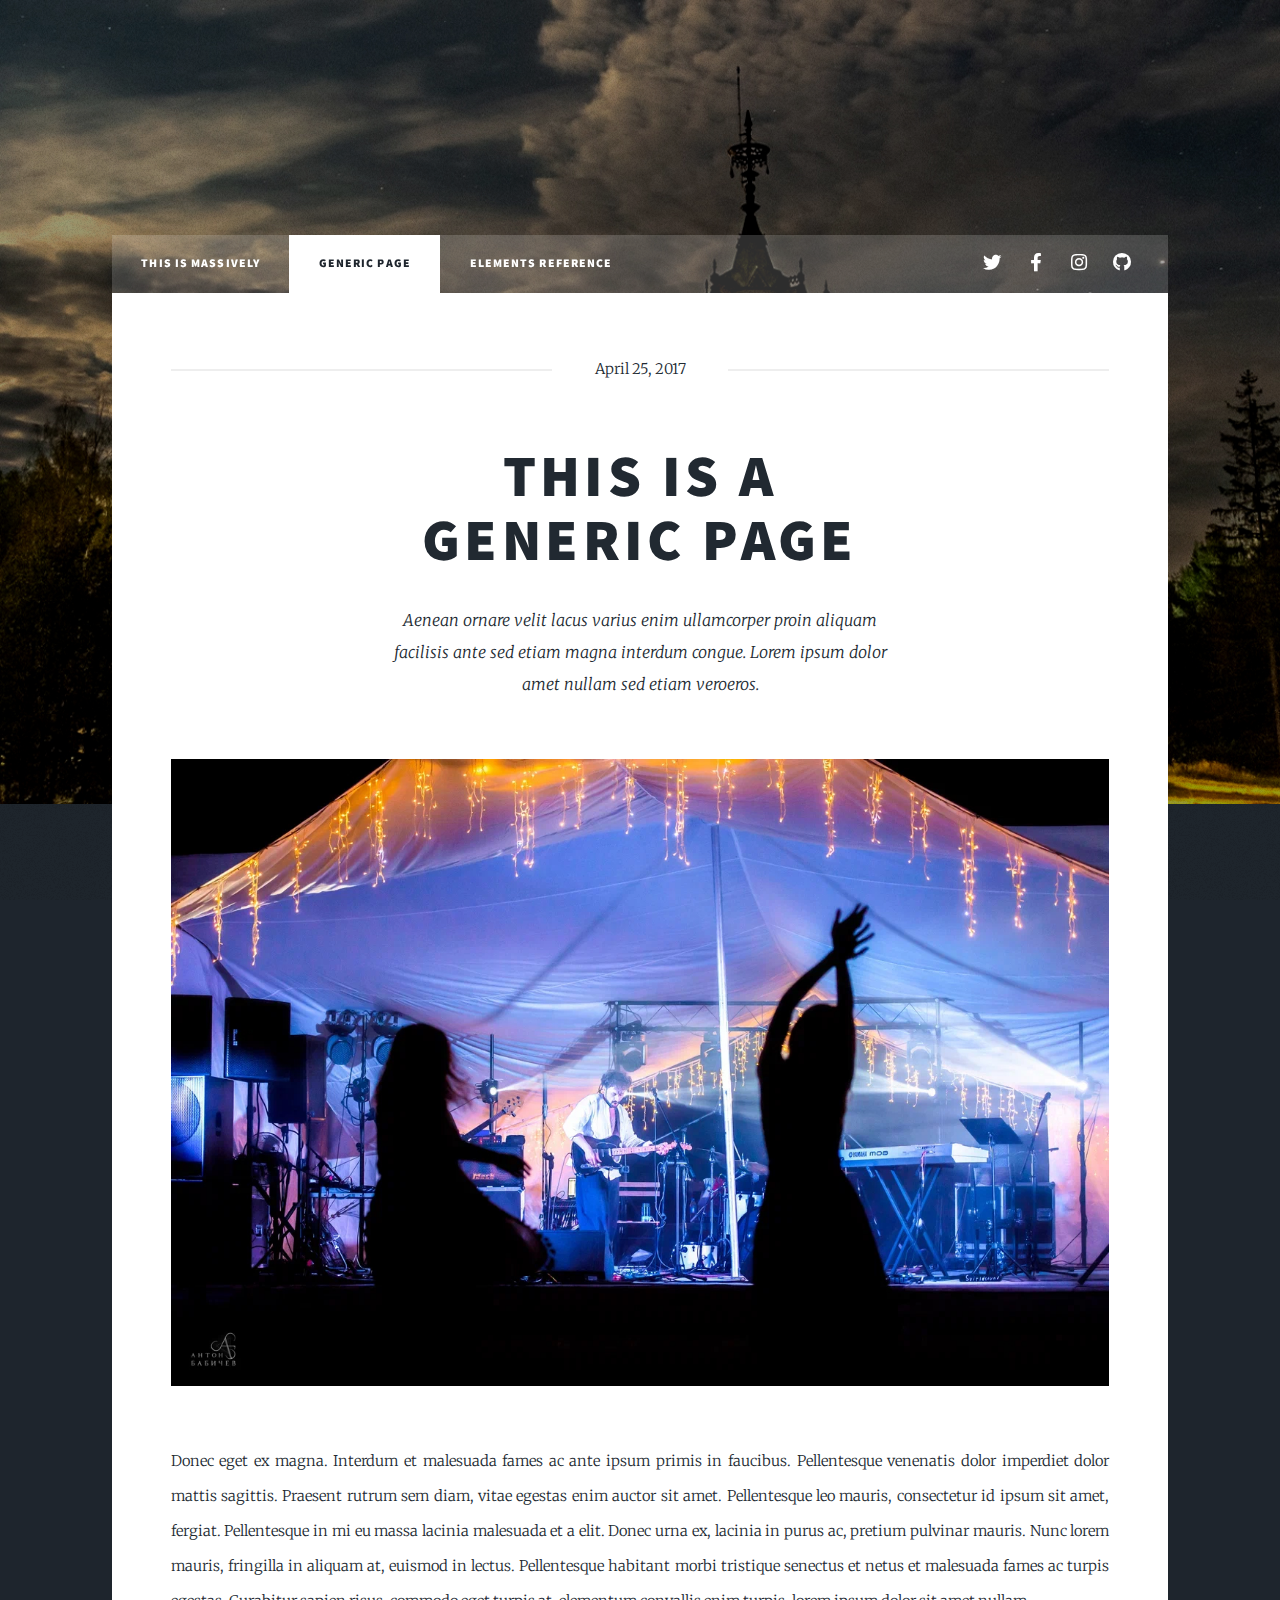
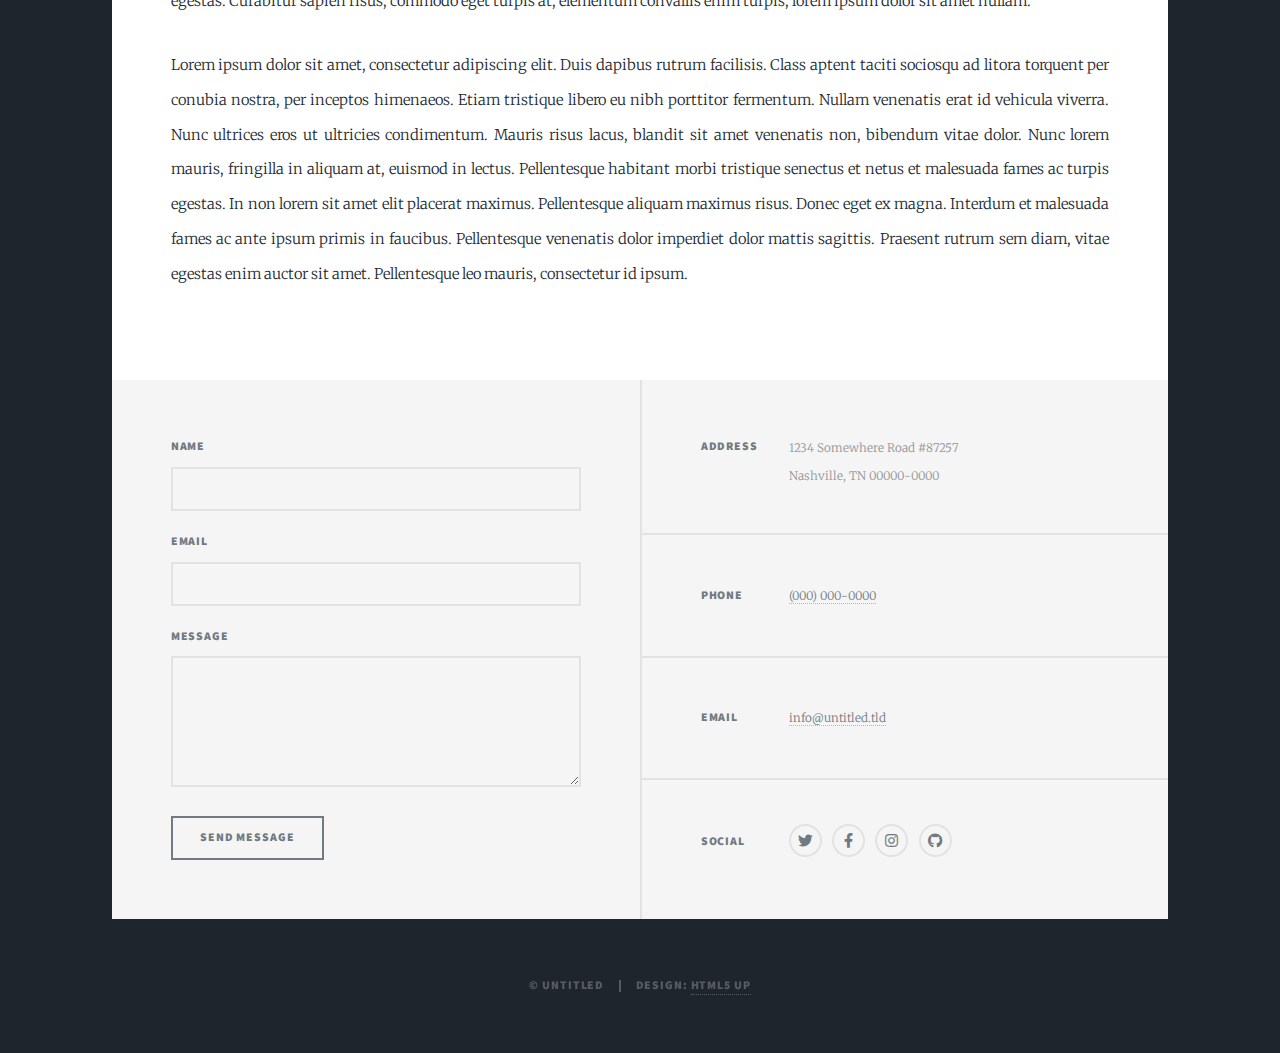
<file: generic.html>
<!DOCTYPE HTML>
<!--
	Massively by HTML5 UP
	html5up.net | @ajlkn
	Free for personal and commercial use under the CCA 3.0 license (html5up.net/license)
-->
<html>
	<head>
		<title>Generic Page - Massively by HTML5 UP</title>
		<meta charset="utf-8" />
		<meta name="viewport" content="width=device-width, initial-scale=1, user-scalable=no" />
		<link rel="stylesheet" href="assets/css/main.css" />
		<noscript><link rel="stylesheet" href="assets/css/noscript.css" /></noscript>
	</head>
	<body class="is-preload">

		<!-- Wrapper -->
			<div id="wrapper">

				<!-- Header -->
					<header id="header">
						<a href="index.html" class="logo">Massively</a>
					</header>

				<!-- Nav -->
					<nav id="nav">
						<ul class="links">
							<li><a href="index.html">This is Massively</a></li>
							<li class="active"><a href="generic.html">Generic Page</a></li>
							<li><a href="elements.html">Elements Reference</a></li>
						</ul>
						<ul class="icons">
							<li><a href="#" class="icon brands fa-twitter"><span class="label">Twitter</span></a></li>
							<li><a href="#" class="icon brands fa-facebook-f"><span class="label">Facebook</span></a></li>
							<li><a href="#" class="icon brands fa-instagram"><span class="label">Instagram</span></a></li>
							<li><a href="#" class="icon brands fa-github"><span class="label">GitHub</span></a></li>
						</ul>
					</nav>

				<!-- Main -->
					<div id="main">

						<!-- Post -->
							<section class="post">
								<header class="major">
									<span class="date">April 25, 2017</span>
									<h1>This is a<br />
									Generic Page</h1>
									<p>Aenean ornare velit lacus varius enim ullamcorper proin aliquam<br />
									facilisis ante sed etiam magna interdum congue. Lorem ipsum dolor<br />
									amet nullam sed etiam veroeros.</p>
								</header>
								<div class="image main"><img src="images/pic01.jpg" alt="" /></div>
								<p>Donec eget ex magna. Interdum et malesuada fames ac ante ipsum primis in faucibus. Pellentesque venenatis dolor imperdiet dolor mattis sagittis. Praesent rutrum sem diam, vitae egestas enim auctor sit amet. Pellentesque leo mauris, consectetur id ipsum sit amet, fergiat. Pellentesque in mi eu massa lacinia malesuada et a elit. Donec urna ex, lacinia in purus ac, pretium pulvinar mauris. Nunc lorem mauris, fringilla in aliquam at, euismod in lectus. Pellentesque habitant morbi tristique senectus et netus et malesuada fames ac turpis egestas. Curabitur sapien risus, commodo eget turpis at, elementum convallis enim turpis, lorem ipsum dolor sit amet nullam.</p>
								<p>Lorem ipsum dolor sit amet, consectetur adipiscing elit. Duis dapibus rutrum facilisis. Class aptent taciti sociosqu ad litora torquent per conubia nostra, per inceptos himenaeos. Etiam tristique libero eu nibh porttitor fermentum. Nullam venenatis erat id vehicula viverra. Nunc ultrices eros ut ultricies condimentum. Mauris risus lacus, blandit sit amet venenatis non, bibendum vitae dolor. Nunc lorem mauris, fringilla in aliquam at, euismod in lectus. Pellentesque habitant morbi tristique senectus et netus et malesuada fames ac turpis egestas. In non lorem sit amet elit placerat maximus. Pellentesque aliquam maximus risus. Donec eget ex magna. Interdum et malesuada fames ac ante ipsum primis in faucibus. Pellentesque venenatis dolor imperdiet dolor mattis sagittis. Praesent rutrum sem diam, vitae egestas enim auctor sit amet. Pellentesque leo mauris, consectetur id ipsum.</p>
							</section>

					</div>

				<!-- Footer -->
					<footer id="footer">
						<section>
							<form method="post" action="#">
								<div class="fields">
									<div class="field">
										<label for="name">Name</label>
										<input type="text" name="name" id="name" />
									</div>
									<div class="field">
										<label for="email">Email</label>
										<input type="text" name="email" id="email" />
									</div>
									<div class="field">
										<label for="message">Message</label>
										<textarea name="message" id="message" rows="3"></textarea>
									</div>
								</div>
								<ul class="actions">
									<li><input type="submit" value="Send Message" /></li>
								</ul>
							</form>
						</section>
						<section class="split contact">
							<section class="alt">
								<h3>Address</h3>
								<p>1234 Somewhere Road #87257<br />
								Nashville, TN 00000-0000</p>
							</section>
							<section>
								<h3>Phone</h3>
								<p><a href="#">(000) 000-0000</a></p>
							</section>
							<section>
								<h3>Email</h3>
								<p><a href="#">info@untitled.tld</a></p>
							</section>
							<section>
								<h3>Social</h3>
								<ul class="icons alt">
									<li><a href="#" class="icon brands alt fa-twitter"><span class="label">Twitter</span></a></li>
									<li><a href="#" class="icon brands alt fa-facebook-f"><span class="label">Facebook</span></a></li>
									<li><a href="#" class="icon brands alt fa-instagram"><span class="label">Instagram</span></a></li>
									<li><a href="#" class="icon brands alt fa-github"><span class="label">GitHub</span></a></li>
								</ul>
							</section>
						</section>
					</footer>

				<!-- Copyright -->
					<div id="copyright">
						<ul><li>&copy; Untitled</li><li>Design: <a href="https://html5up.net">HTML5 UP</a></li></ul>
					</div>

			</div>

		<!-- Scripts -->
			<script src="assets/js/jquery.min.js"></script>
			<script src="assets/js/jquery.scrollex.min.js"></script>
			<script src="assets/js/jquery.scrolly.min.js"></script>
			<script src="assets/js/browser.min.js"></script>
			<script src="assets/js/breakpoints.min.js"></script>
			<script src="assets/js/util.js"></script>
			<script src="assets/js/main.js"></script>

	</body>
</html>
</file>
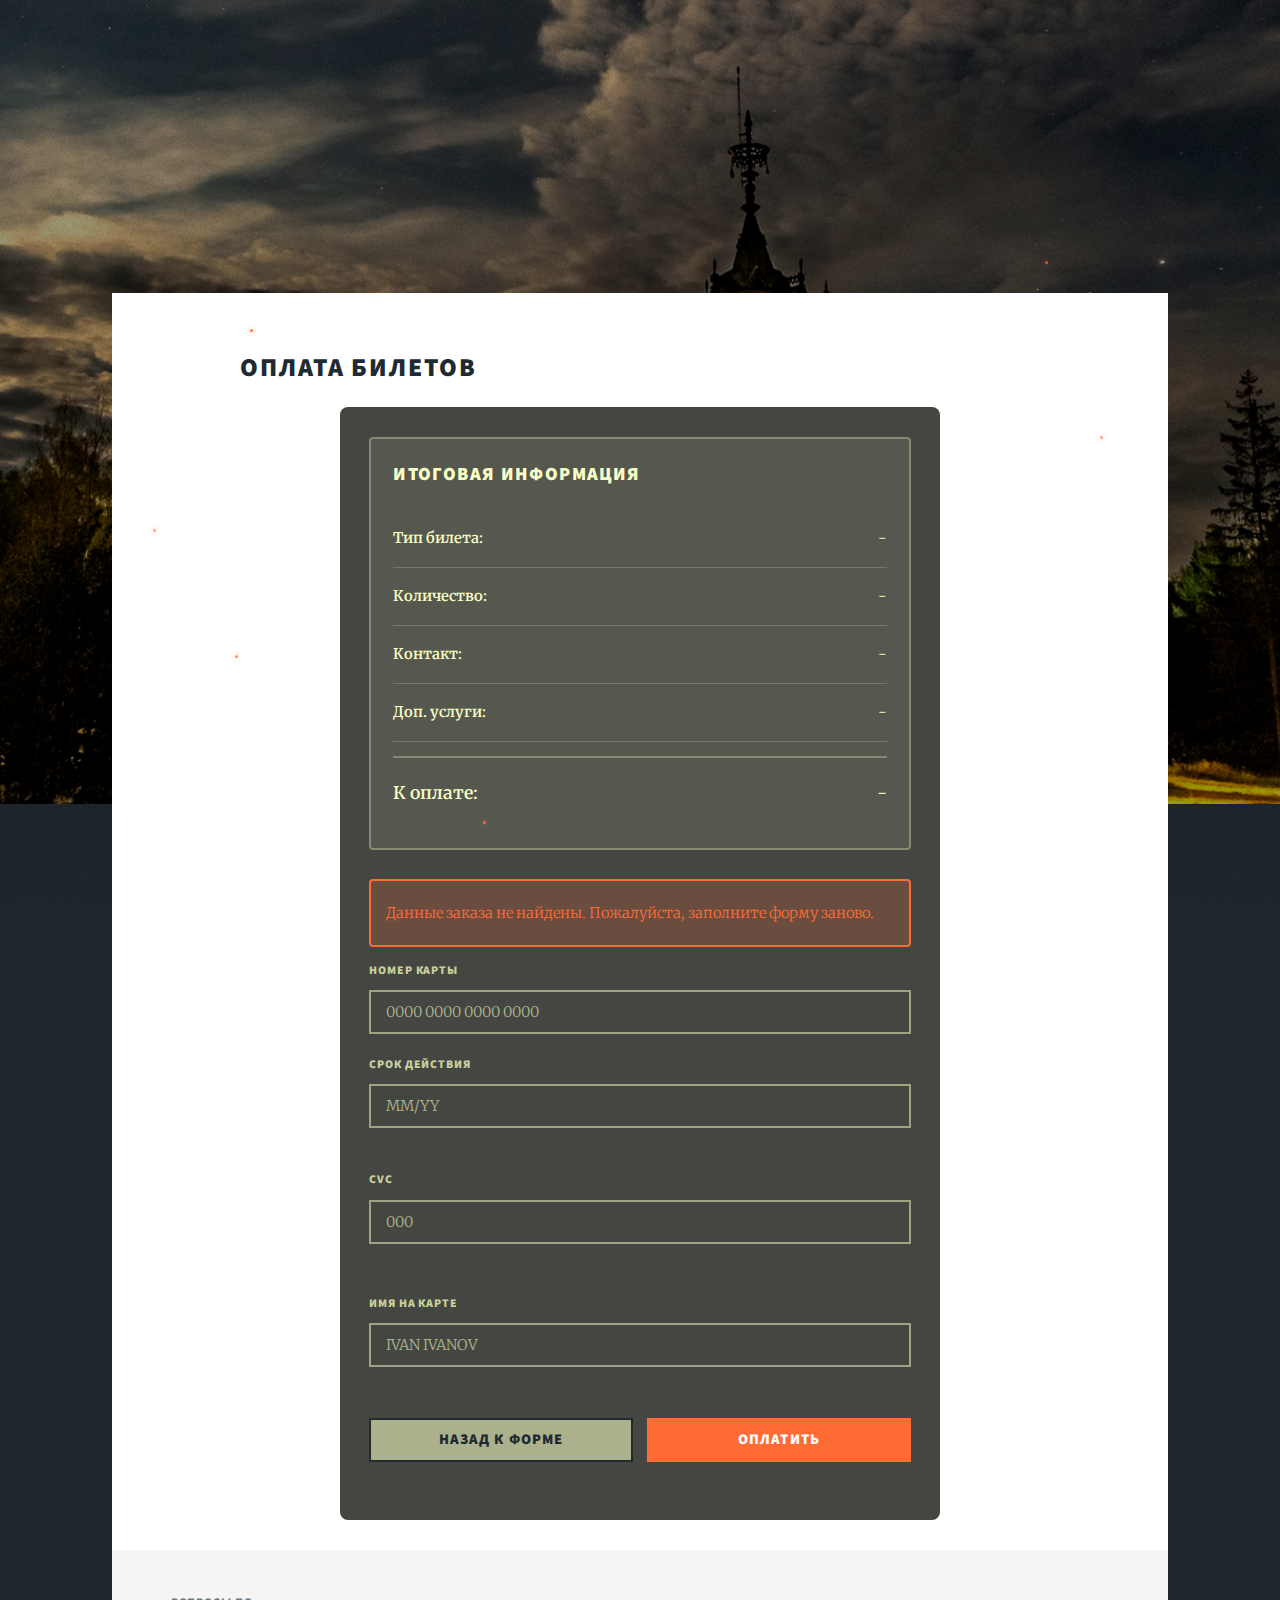
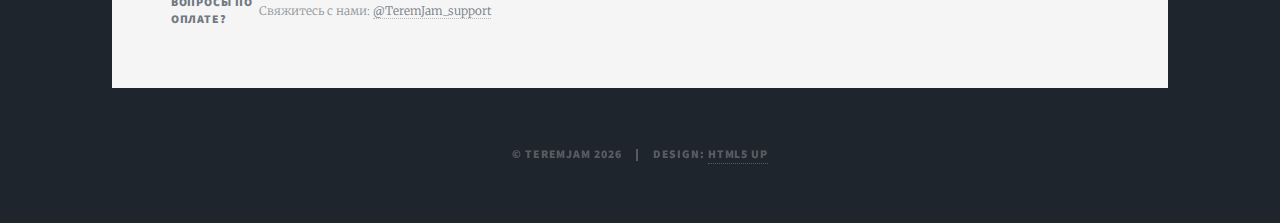
<file: payment.html>
<!DOCTYPE HTML>
<!--
	Payment Page - ТеремJam 2026
-->
<html>
	<head>
		<title>Оплата - ТеремJam 2026</title>
		<meta charset="utf-8" />
		<meta name="viewport" content="width=device-width, initial-scale=1, user-scalable=no" />
		<link rel="stylesheet" href="assets/css/config.css" />
		<link rel="stylesheet" href="assets/css/main.css" />
		<link rel="stylesheet" href="assets/css/sparks.css" />
		<link rel="stylesheet" href="assets/css/wizard-form.css" />
		<link rel="stylesheet" href="assets/css/top-section.css" />
		<noscript><link rel="stylesheet" href="assets/css/noscript.css" /></noscript>
	</head>
	<body class="is-preload">

		<!-- Wrapper -->
			<div id="wrapper" class="fade-in">

				<!-- Header -->
					<header id="header">
						<a href="index.html" class="logo">TeremJam</a>
						<p>Оплата билетов</p>
					</header>

				<!-- Main -->
					<div id="main">
						<section class="content-block" data-block="payment">
							<div class="block-content">
								<div class="block-text" style="width: 100%; max-width: 800px; margin: 0 auto;">
									<h2>Оплата билетов</h2>
									
									<div class="ticket-wizard-form">
										<!-- Payment Summary -->
										<div class="payment-summary">
											<h3>Итоговая информация</h3>
											<div class="summary-item">
												<strong>Тип билета:</strong>
												<span id="summaryTicketType">-</span>
											</div>
											<div class="summary-item">
												<strong>Количество:</strong>
												<span id="summaryQuantity">-</span>
											</div>
											<div class="summary-item">
												<strong>Контакт:</strong>
												<span id="summaryContact">-</span>
											</div>
											<div class="summary-item">
												<strong>Доп. услуги:</strong>
												<span id="summaryServices">-</span>
											</div>
											<div class="summary-item total-final">
												<strong>К оплате:</strong>
												<span id="summaryTotal">-</span>
											</div>
										</div>

										<!-- Payment Form -->
										<form id="paymentForm" class="wizard-form" style="margin-top: 2rem;">
											<div class="field">
												<label for="cardNumber">Номер карты</label>
												<input type="text" name="cardNumber" id="cardNumber" placeholder="0000 0000 0000 0000" maxlength="19" required>
												<span class="error-message"></span>
											</div>
											<div class="fields">
												<div class="field">
													<label for="cardExpiry">Срок действия</label>
													<input type="text" name="cardExpiry" id="cardExpiry" placeholder="MM/YY" maxlength="5" required>
													<span class="error-message"></span>
												</div>
												<div class="field">
													<label for="cardCVC">CVC</label>
													<input type="text" name="cardCVC" id="cardCVC" placeholder="000" maxlength="3" required>
													<span class="error-message"></span>
												</div>
											</div>
											<div class="field">
												<label for="cardName">Имя на карте</label>
												<input type="text" name="cardName" id="cardName" placeholder="IVAN IVANOV" required>
												<span class="error-message"></span>
											</div>
											<div class="wizard-buttons">
												<a href="index.html" class="button">Назад к форме</a>
												<button type="submit" class="button primary wizard-submit">Оплатить</button>
											</div>
										</form>
									</div>
								</div>
							</div>
						</section>
					</div>

				<!-- Footer -->
					<footer id="footer">
						<section class="split contact">
							<section>
								<h3>Вопросы по оплате?</h3>
								<p>Свяжитесь с нами: <a href="#">@TeremJam_support</a></p>
							</section>
						</section>
					</footer>

				<!-- Copyright -->
					<div id="copyright">
						<ul><li>&copy; TeremJam 2026</li><li>Design: <a href="https://html5up.net">HTML5 UP</a></li></ul>
					</div>

			</div>

		<!-- Scripts -->
		<script src="assets/js/jquery.min.js"></script>
		<script src="assets/js/jquery.scrollex.min.js"></script>
		<script src="assets/js/jquery.scrolly.min.js"></script>
		<script src="assets/js/browser.min.js"></script>
		<script src="assets/js/breakpoints.min.js"></script>
		<script src="assets/js/util.js"></script>
		<script src="assets/js/main.js"></script>
		<script src="assets/js/sparks.js"></script>
		<script src="assets/js/payment.js"></script>

	</body>
</html>
</file>
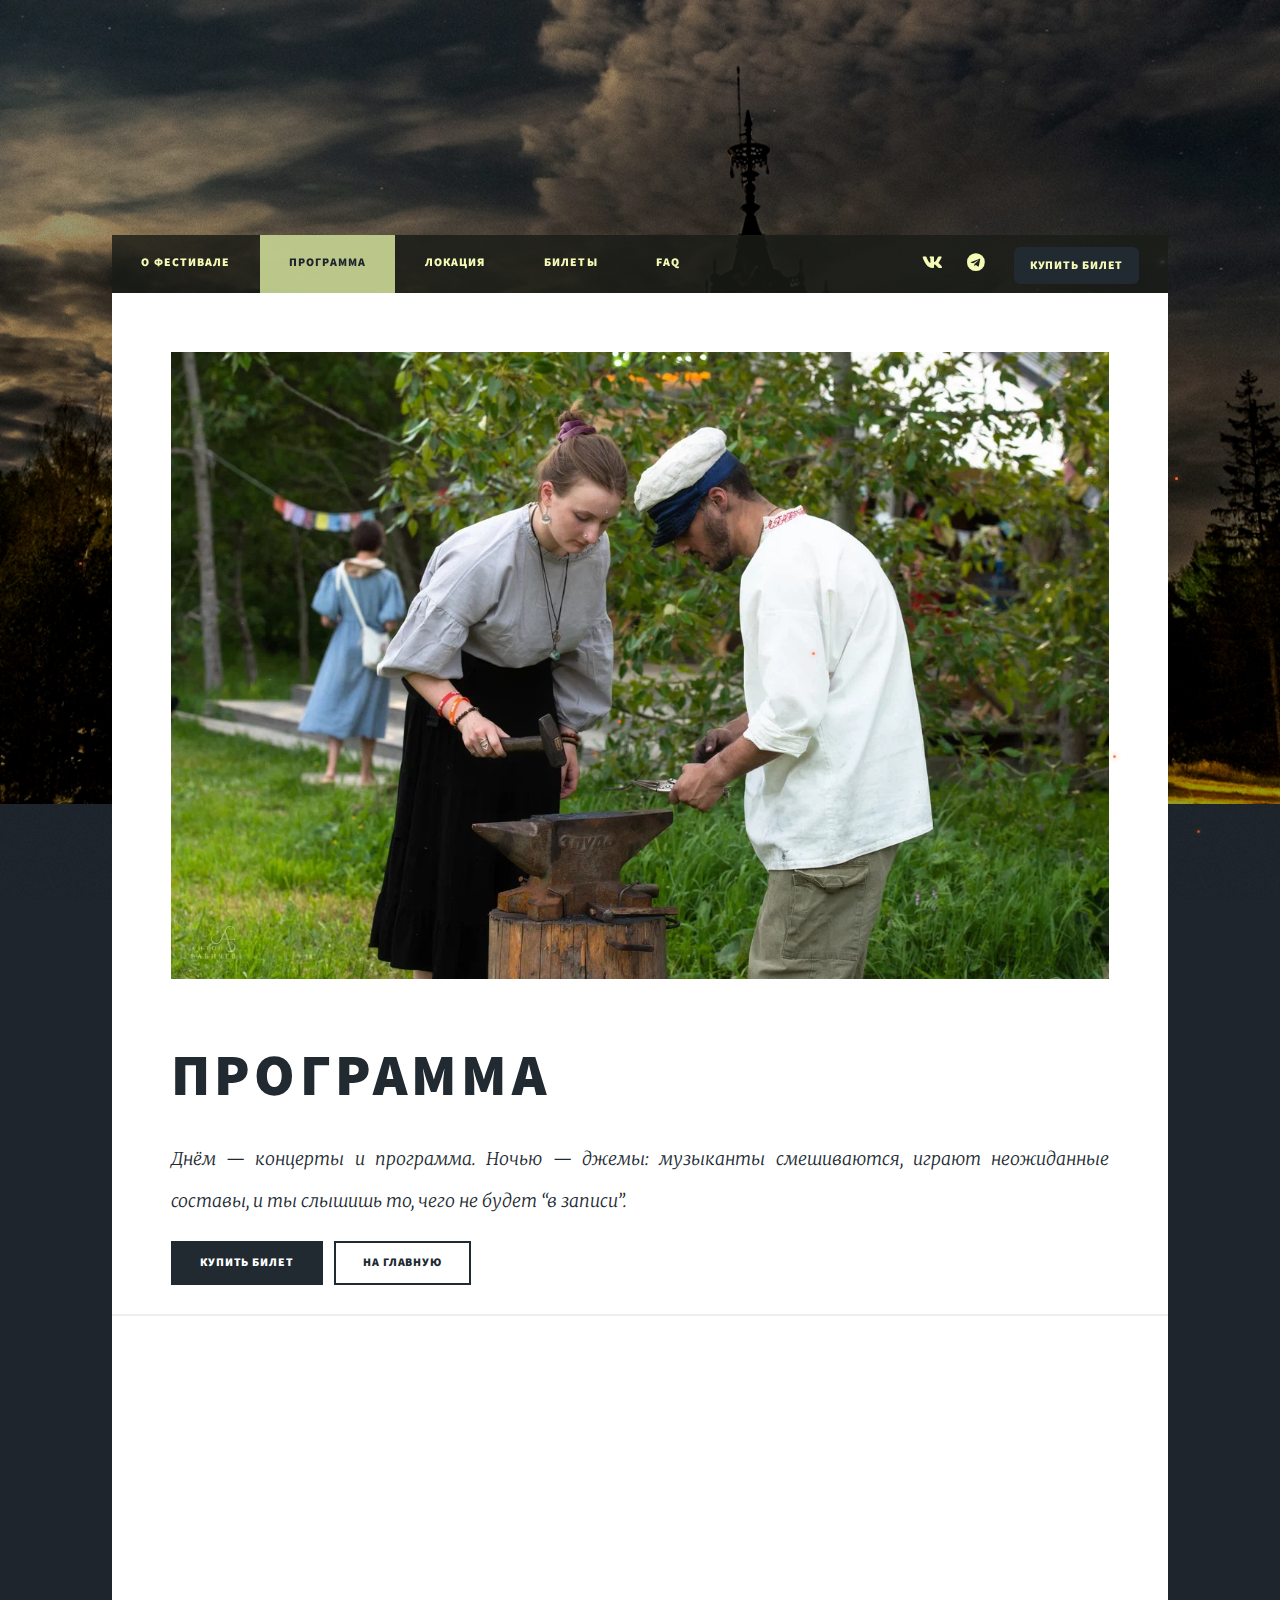
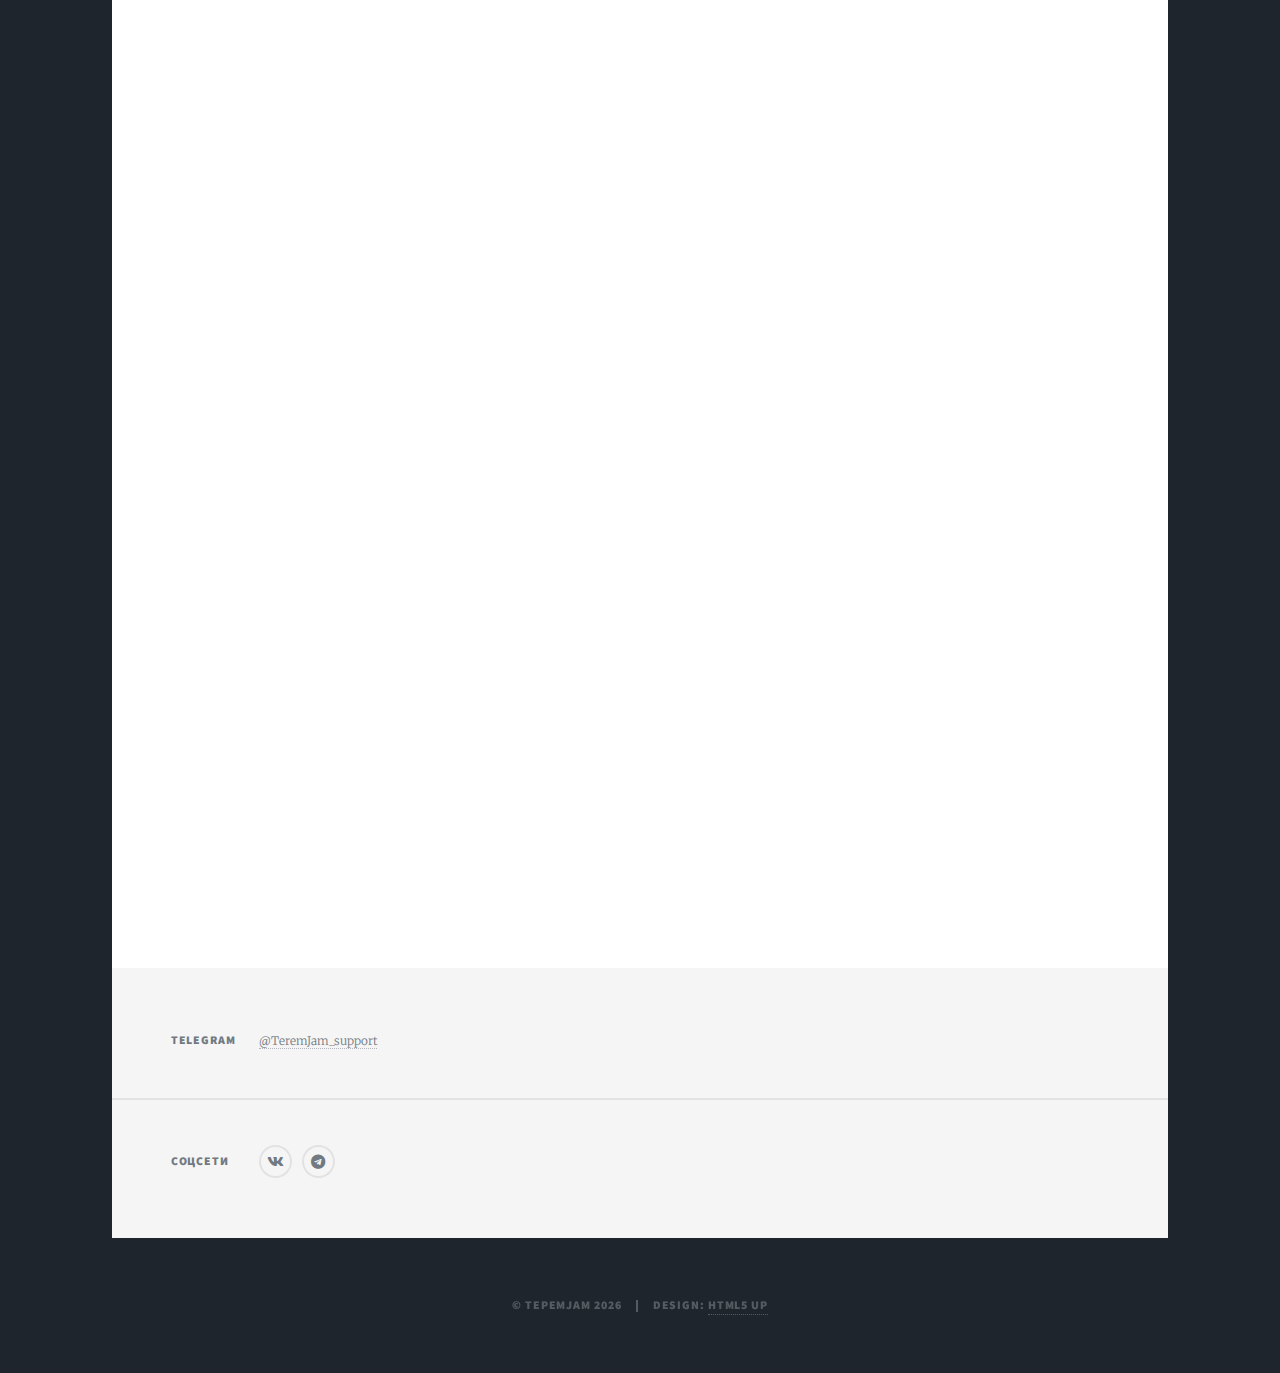
<file: program.html>
<!DOCTYPE HTML>
<!--
	ТеремJam 2026 - Program Page (TZ пункт 3)
-->
<html>
	<head>
		<title>Программа — ТеремJam 2026</title>
		<meta charset="utf-8" />
		<meta name="viewport" content="width=device-width, initial-scale=1, user-scalable=no" />
		<link rel="stylesheet" href="assets/css/config.css" />
		<link rel="stylesheet" href="assets/css/fontawesome-all.min.css" />
		<link rel="stylesheet" href="assets/css/main.css" />
		<link rel="stylesheet" href="assets/css/sparks.css" />
		<link rel="stylesheet" href="assets/css/top-section.css" />
		<link rel="stylesheet" href="assets/css/tz.css" />
		<noscript><link rel="stylesheet" href="assets/css/noscript.css" /></noscript>
	</head>
	<body class="is-preload">

		<!-- Wrapper -->
			<div id="wrapper" class="fade-in">

				<!-- Header -->
					<header id="header">
						<a href="index.html" class="logo">ТеремJam</a>
					</header>

				<!-- Nav -->
					<nav id="nav">
						<ul class="links">
							<li><a href="index.html#about">О фестивале</a></li>
							<li class="active"><a href="program.html">Программа</a></li>
							<li><a href="index.html#place">Локация</a></li>
							<li><a href="index.html#tickets">Билеты</a></li>
							<li><a href="index.html#faq">FAQ</a></li>
						</ul>
						<ul class="icons">
							<li><a href="https://vk.com/teremjam" class="icon brands fa-vk" target="_blank" rel="noopener"><span class="label">VK</span></a></li>
							<li><a href="https://t.me/teremjam" class="icon brands fa-telegram" target="_blank" rel="noopener"><span class="label">Telegram</span></a></li>
						</ul>
						<ul class="tz-nav-actions">
							<li><a href="index.html#tickets" class="button primary">Купить билет</a></li>
						</ul>
					</nav>

				<!-- Main -->
					<div id="main">

						<section class="content-block" data-block="program-main" data-image-position="top" data-text-animation="fadeInUp" data-image-animation="fadeInDown">
							<div class="block-content">
								<div class="block-image">
									<span class="image fit"><img src="images/pic03.jpg" alt="" /></span>
								</div>
								<div class="block-text">
									<h1 style="margin-top: 0;">Программа</h1>
									<p style="font-size: 1.2rem; font-style: italic;">
										Днём — концерты и программа. Ночью — джемы: музыканты смешиваются, играют неожиданные составы,
										и ты слышишь то, чего не будет “в записи”.
									</p>
									<div class="tz-cta-row" style="justify-content: flex-start;">
										<a href="index.html#tickets" class="button primary">Купить билет</a>
										<a href="index.html" class="button">На главную</a>
									</div>
								</div>
							</div>
						</section>

						<!-- 3 карточки + карусели -->
						<section class="content-block" data-block="program-cards" data-image-position="bottom" data-text-animation="fadeInUp" data-image-animation="fadeInUp">
							<div class="block-content">
								<div class="block-text">
									<h2>Что будет</h2>
									<div class="tz-card-grid" style="margin-top: 1rem;">
										<div class="tz-card grid-4">
											<h3>Концерты</h3>
											<p>Лайнап + сильные сеты (обновляется)</p>
											<div class="tz-card-meta">Фото — карусель</div>
											<div class="tz-carousel" style="margin-top: 0.75rem;">
												<div class="tz-slide"><img src="images/pic01.jpg" alt="" /></div>
												<div class="tz-slide"><img src="images/pic02.jpg" alt="" /></div>
												<div class="tz-slide"><img src="images/pic03.jpg" alt="" /></div>
											</div>
										</div>
										<div class="tz-card grid-4">
											<h3>JAM-ночь</h3>
											<p>Импровизация, коллаборации, “ещё одну и спать”</p>
											<div class="tz-card-meta">Фото — карусель</div>
											<div class="tz-carousel" style="margin-top: 0.75rem;">
												<div class="tz-slide"><img src="images/pic04.jpg" alt="" /></div>
												<div class="tz-slide"><img src="images/pic05.jpg" alt="" /></div>
												<div class="tz-slide"><img src="images/pic06.jpg" alt="" /></div>
											</div>
										</div>
										<div class="tz-card grid-4">
											<h3>Терем и лес</h3>
											<p>Место само делает половину магии</p>
											<div class="tz-card-meta">Фото — карусель</div>
											<div class="tz-carousel" style="margin-top: 0.75rem;">
												<div class="tz-slide"><img src="images/pic07.jpg" alt="" /></div>
												<div class="tz-slide"><img src="images/pic08.jpg" alt="" /></div>
												<div class="tz-slide"><img src="images/pic09.jpg" alt="" /></div>
											</div>
										</div>
									</div>

									<div class="tz-cta-row" style="justify-content: flex-start; margin-top: 1.5rem;">
										<a href="index.html#tickets" class="button primary">Купить билет</a>
										<a href="index.html#timetable" class="button">Расписание</a>
									</div>
								</div>
								<div class="block-image">
									<span class="image fit"><img src="images/pic04.jpg" alt="" /></span>
								</div>
							</div>
						</section>

					</div>

				<!-- Footer -->
					<footer id="footer">
						<section class="split contact">
							<section>
								<h3>Telegram</h3>
								<p><a href="https://t.me/TeremJam_support" target="_blank" rel="noopener">@TeremJam_support</a></p>
							</section>
							<section>
								<h3>Соцсети</h3>
								<ul class="icons alt">
									<li><a href="https://vk.com/teremjam" class="icon brands alt fa-vk" target="_blank" rel="noopener"><span class="label">VK</span></a></li>
									<li><a href="https://t.me/teremjam" class="icon brands alt fa-telegram" target="_blank" rel="noopener"><span class="label">Telegram</span></a></li>
								</ul>
							</section>
						</section>
					</footer>

				<!-- Copyright -->
					<div id="copyright">
						<ul><li>&copy; ТеремJam 2026</li><li>Design: <a href="https://html5up.net">HTML5 UP</a></li></ul>
					</div>

			</div>

		<!-- Scripts -->
			<script src="assets/js/jquery.min.js"></script>
			<script src="assets/js/jquery.scrollex.min.js"></script>
			<script src="assets/js/jquery.scrolly.min.js"></script>
			<script src="assets/js/browser.min.js"></script>
			<script src="assets/js/breakpoints.min.js"></script>
			<script src="assets/js/util.js"></script>
			<script src="assets/js/main.js"></script>
			<script src="assets/js/sparks.js"></script>

	</body>
</html>
</file>
<file: assets/css/config.css>
/*
	Конфигурационный файл для настройки внешнего вида блоков
	Измените значения ниже для настройки внешнего вида сайта
*/

:root {
	/* ============================================
	   РАССТОЯНИЕ МЕЖДУ БЛОКАМИ
	   ============================================ */
	/* Просто цифра: 0, 1, 2, 3, 4, 5, 6 и т.д. */
	--content-block-spacing-value: 5;
	--content-block-spacing: calc(var(--content-block-spacing-value) * 1rem);

	/* ============================================
	   ПРОЗРАЧНОСТЬ ФОНА ПОД БЛОКАМИ (#main)
	   ============================================ */
	/* Значение от 0.0 (полностью прозрачный) до 1.0 (полностью непрозрачный) */
	/* Текущее значение: 0.6 = 60% непрозрачности (40% прозрачности) */
	--main-background-opacity: 0.1;
	--main-background-color: rgba(255, 255, 255, var(--main-background-opacity));

	/* ============================================
	   ЦВЕТ И ПРОЗРАЧНОСТЬ САМИХ БЛОКОВ
	   ============================================ */
	/* Цвет блоков (обычно белый #ffffff для непрозрачных блоков) */
	/* Если нужна прозрачность блока, используйте rgba, например: rgba(255, 255, 255, 0.95) */
	--content-block-background-color: rgba(26, 28, 23, 0.816);

	/* ============================================
	   ЦВЕТ ТЕКСТА В БЛОКАХ
	   ============================================ */
	/* Цвет текста для всех элементов внутри блоков (заголовки, параграфы и т.д.) */
	/* Примеры: #212931 (темно-серый), #000000 (черный), #ffffff (белый) */
	--content-block-text-color: #f8ffc4;

	/* ============================================
	   ЭФФЕКТ ИСКОРОК (SPARKS)
	   ============================================ */
	/* Размер искорок в пикселях */
	--spark-size: 3px;

	/* Плотность искорок (0.1 - очень мало, 1.0 - много, 2.0 - очень много) */
	--spark-density: 0.5;

	/* Цвет искорок (можно использовать несколько цветов через запятую для вариативности) */
	/* Примеры: #ff6b35 (оранжевый), #ff6b35, #ffa500, #ff4500 (несколько цветов) */
	--spark-color: #ff6b35;

	/* Максимальное количество искорок одновременно на экране */
	--spark-max-count: 150;

	/* Влияние курсора на направление искорок (0.0 - нет влияния, 1.0 - сильное влияние) */
	--spark-cursor-influence: 1;

	/* Скорость движения искорок (0.5 - медленно, 1.0 - нормально, 2.0 - быстро) */
	--spark-speed: 0.5;

	/* Размер свечения вокруг искорок */
	--spark-glow-size: 6px;

	/* Степень турбулентности от курсора (0.0 - нет турбулентности, 1.0 - сильная турбулентность) */
	--spark-cursor-turbulence: 1;

	/* Амплитуда разгорания при приближении курсора (1.0 - без изменений, 2.0 - в 2 раза больше) */
	--spark-glow-amplitude: 1.5;

	/* Расстояние до курсора, на котором происходит закручивание (в пикселях) */
	--spark-vortex-distance: 25;

	/* Коэффициент закручиваний (1.0 - слабое закручивание, 5.0 - сильное закручивание с несколькими кругами) */
	--spark-vortex-strength: 5;

	/* Скорость вращения в вихре (обороты в секунду, любое float значение, например: 0.5, 1.0, 2.5) */
	--spark-vortex-speed: 1.0;

	/* Радиус вихря - расстояние от центра вихря до искорки (в пикселях, любое значение) */
	--spark-vortex-radius: 300;

	/* Ускорение центра вихря в направлении движения курсора (в пикселях в секунду в квадрате, любое значение) */
	/* Примеры: 100 (медленное), 500 (среднее), 1000 (быстрое) */
	--spark-vortex-acceleration: 100;

	/* ============================================
	   ЦВЕТА ФОРМЫ ПОКУПКИ БИЛЕТОВ
	   ============================================ */
	/* Цвет основного текста формы */
	--wizard-form-text-color: #f8ffc4;

	/* Цвет заголовков и важных элементов формы */
	--wizard-form-heading-color: #f8ffc4;

	/* Цвет текста описаний и подсказок */
	--wizard-form-description-color: rgba(248, 255, 196, 0.9);

	/* Цвет текста label (лейблов полей: "Количество билетов", "Взрослые", "Имя" и т.д.) */
	--wizard-form-label-color: #c9cf9a;

	/* Цвет ошибок валидации */
	--wizard-form-error-color: #ff6b35;

	/* Цвет текста скидки */
	--wizard-form-discount-color: #ff6b35;

	/* Цвет ссылки "правилами" в чекбоксе согласия */
	--wizard-form-link-color: #57b1ff;

	/* Цвет символов плюс и минус в кнопках каунтера */
	--wizard-counter-symbol-color: #cfcc9a;

	/* ============================================
	   ЦВЕТА КНОПОК ФОРМЫ
	   ============================================ */
	/* Цвет границы кнопки по умолчанию */
	--wizard-button-border-color: #f8ffc4;

	/* Цвет текста кнопки по умолчанию */
	--wizard-button-text-color: #f8ffc4;

	/* Цвет фона кнопки по умолчанию (не прозрачный!) */
	--wizard-button-bg: rgba(248, 255, 196, 0.58);

	/* Цвет фона кнопки при наведении */
	--wizard-button-hover-bg: #f8ffc4;

	/* Цвет текста кнопки при наведении */
	--wizard-button-hover-text: rgba(26, 28, 23, 0.9);

	/* Цвет кнопки в активном состоянии */
	--wizard-button-active-bg: #f8ffc4;

	/* Цвет текста кнопки в активном состоянии */
	--wizard-button-active-text: rgba(26, 28, 23, 0.9);

	/* Цвет кнопки в disabled состоянии (прозрачность) */
	--wizard-button-disabled-opacity: 0.5;

	/* Цвет кнопки "Оплатить" (primary) */
	--wizard-button-primary-bg: #ff6b35;
	--wizard-button-primary-text: #ffffff;
	--wizard-button-primary-hover-bg: #ff8555;

	/* ============================================
	   ЦВЕТА ПОЛЕЙ ВВОДА ФОРМЫ
	   ============================================ */
	/* Цвет текста в полях ввода (input, select, textarea) */
	--wizard-input-text-color: #f8ffc4;

	/* Цвет границы полей ввода */
	--wizard-input-border-color: rgba(248, 255, 196, 0.5);

	/* Цвет границы полей ввода при фокусе */
	--wizard-input-border-color-focus: #f8ffc4;

	/* Цвет placeholder в полях ввода */
	--wizard-input-placeholder-color: rgba(248, 255, 196, 0.6);

	/* ============================================
	   ЦВЕТА НАВИГАЦИИ И ВЕРХНЕЙ ЧАСТИ СТРАНИЦЫ
	   ============================================ */
	/* Цвет фона навигационной панели (подложка) */
	--nav-background-color: rgba(26, 28, 23, 0.816);

	/* Цвет текста в навигации */
	--nav-text-color: #f5fab6;

	/* Цвет фона активной вкладки (плашки) */
	--nav-active-bg-color: #ddeba2d1;

	/* Цвет текста в активной вкладке */
	--nav-active-text-color: #1e252d;

	/* Цвет текста в верхней части страницы (header, intro) */
	--top-section-text-color: #edeec4;

	/* ============================================
	   ЦВЕТА КНОПКИ СО СТРЕЛКОЙ ВВЕРХУ СТРАНИЦЫ
	   ============================================ */
	/* Цвет границы круглой кнопки со стрелкой */
	--intro-button-border-color: #edeec4;

	/* Цвет текста/иконки в круглой кнопке со стрелкой */
	--intro-button-text-color: #edeec4;

	/* Цвет границы круглой кнопки при наведении */
	--intro-button-hover-border-color: #acad82;

	/* Цвет текста/иконки в круглой кнопке при наведении */
	--intro-button-hover-text-color: #c8c99c;

	/* ============================================
	   ЦВЕТА ИТОГОВОЙ ИНФОРМАЦИИ В ФОРМЕ
	   ============================================ */
	/* Цвет текста меток в итоговой информации ("Тип билета:", "Количество:" и т.д.) */
	--wizard-summary-label-color: #f8ffc4;
}
</file>
<file: assets/css/sparks.css>
/*
	Модуль анимации искорок (sparks)
	Эффект летающих искорок, как от костра
*/

#sparks-container {
	position: fixed;
	top: 0;
	left: 0;
	width: 100%;
	height: 100%;
	pointer-events: none;
	z-index: 1000;
	overflow: hidden;
}

.spark {
	position: absolute;
	width: var(--spark-size, 3px);
	height: var(--spark-size, 3px);
	background-color: var(--spark-color, #ff6b35);
	border-radius: 50%;
	opacity: 0;
	will-change: transform, opacity, left, top;
	pointer-events: none;
	box-shadow: 0 0 var(--spark-glow-size, 6px) var(--spark-color, #ff6b35);
	transition: none; /* Убираем transition для плавного JS управления */
}

/* Анимация движения теперь полностью управляется через JS для плавности и реакции на курсор */
</file>
<file: assets/css/wizard-form.css>
/* Wizard Form Styles */

/* Button styles using config variables */
.ticket-wizard-form .button {
	border-color: var(--wizard-button-border-color, #f8ffc4);
	color: var(--wizard-button-text-color, #f8ffc4);
	background-color: var(--wizard-button-bg, rgba(248, 255, 196, 0.2));
}

.ticket-wizard-form .button:hover:not(:disabled) {
	background-color: var(--wizard-button-hover-bg, #f8ffc4);
	color: var(--wizard-button-hover-text, rgba(26, 28, 23, 0.9));
}

.ticket-wizard-form .button.primary,
.ticket-wizard-form .button.wizard-submit {
	background-color: var(--wizard-button-primary-bg, #ff6b35);
	color: var(--wizard-button-primary-text, #ffffff);
	border-color: var(--wizard-button-primary-bg, #ff6b35);
}

.ticket-wizard-form .button.primary:hover:not(:disabled),
.ticket-wizard-form .button.wizard-submit:hover:not(:disabled) {
	background-color: var(--wizard-button-primary-hover-bg, #ff8555);
	border-color: var(--wizard-button-primary-hover-bg, #ff8555);
}

.ticket-wizard-form {
	width: 100%;
	max-width: 600px;
	margin: 0 auto;
	padding: 2rem;
	background-color: var(--content-block-background-color, rgba(26, 28, 23, 0.9));
	border-radius: 8px;
	color: var(--wizard-form-text-color, #f8ffc4);
}

/* Progress Bar */
.wizard-progress {
	margin-bottom: 2rem;
}

.progress-steps {
	display: flex;
	justify-content: space-between;
	margin-bottom: 1rem;
	position: relative;
}

.progress-step {
	flex: 1;
	display: flex;
	flex-direction: column;
	align-items: center;
	position: relative;
	z-index: 2;
}

.progress-step .step-number {
	width: 2.5rem;
	height: 2.5rem;
	border-radius: 50%;
	border: 2px solid var(--wizard-button-border-color, #f8ffc4);
	background-color: transparent;
	color: var(--wizard-form-text-color, #f8ffc4);
	display: flex;
	align-items: center;
	justify-content: center;
	font-weight: bold;
	margin-bottom: 0.5rem;
	transition: all 0.3s ease;
}

.progress-step.active .step-number,
.progress-step.completed .step-number {
	background-color: var(--wizard-button-hover-bg, #f8ffc4);
	color: var(--wizard-button-hover-text, rgba(26, 28, 23, 0.9));
	border-color: var(--wizard-button-border-color, #f8ffc4);
}

.progress-step .step-label {
	font-size: 0.75rem;
	text-align: center;
	opacity: 0.7;
	transition: opacity 0.3s ease;
}

.progress-step.active .step-label,
.progress-step.completed .step-label {
	opacity: 1;
}

.progress-bar {
	height: 4px;
	background-color: rgba(248, 255, 196, 0.2);
	border-radius: 2px;
	position: relative;
	overflow: hidden;
}

.progress-fill {
	height: 100%;
	background-color: var(--wizard-form-text-color, #f8ffc4);
	transition: width 0.4s ease;
	border-radius: 2px;
}

/* Wizard Steps */
.wizard-form {
	position: relative;
	min-height: 400px;
}

.wizard-step {
	display: none;
	opacity: 0;
	animation: fadeIn 0.4s ease forwards;
}

.wizard-step.active {
	display: block;
}

@keyframes fadeIn {
	from {
		opacity: 0;
		transform: translateY(10px);
	}
	to {
		opacity: 1;
		transform: translateY(0);
	}
}

/* Ticket Description */
.ticket-description {
	margin-top: 1rem;
	padding: 1rem;
	background-color: rgba(248, 255, 196, 0.1);
	border-radius: 4px;
	border-left: 3px solid var(--wizard-form-text-color, #f8ffc4);
	animation: slideDown 0.3s ease;
}

@keyframes slideDown {
	from {
		opacity: 0;
		max-height: 0;
	}
	to {
		opacity: 1;
		max-height: 200px;
	}
}

.ticket-price {
	font-size: 1.5rem;
	font-weight: bold;
	margin-bottom: 0.5rem;
	color: var(--wizard-form-heading-color, #f8ffc4);
}

.ticket-info {
	font-size: 0.9rem;
	opacity: 0.9;
	color: var(--wizard-form-description-color, rgba(248, 255, 196, 0.9));
}

/* Counter Controls */
.counter-group {
	display: flex;
	flex-direction: column;
	gap: 1.5rem;
	margin-top: 1rem;
}

.counter-item {
	width: 100%;
}

.counter-item label {
	margin-bottom: 0.5rem;
	display: block;
}

.counter-controls {
	display: flex;
	align-items: center;
	gap: 0.5rem;
}

.ticket-wizard-form .counter-btn {
	width: 2.5rem;
	height: 2.5rem;
	border: 2px solid var(--wizard-button-border-color, #f8ffc4);
	background-color: transparent;
	color: var(--wizard-counter-symbol-color, #c9cf9a) !important;
	cursor: pointer;
	font-size: 1.2rem;
	display: flex;
	align-items: center;
	justify-content: center;
	transition: all 0.2s ease;
	border-radius: 4px;
}

.ticket-wizard-form .counter-btn:hover:not(:disabled) {
	background-color: var(--wizard-button-hover-bg, #f8ffc4);
	color: var(--wizard-button-hover-text, rgba(26, 28, 23, 0.9)) !important;
}

.ticket-wizard-form .counter-btn:disabled {
	opacity: var(--wizard-button-disabled-opacity, 0.5);
	cursor: not-allowed;
}

.counter-controls input[type="number"] {
	text-align: center;
	flex: 1;
	min-width: 60px;
	color: var(--wizard-input-text-color, #f8ffc4) !important;
	background-color: transparent !important;
	/* Убираем стрелки увеличения/уменьшения */
	-moz-appearance: textfield;
}

.counter-controls input[type="number"]::-webkit-outer-spin-button,
.counter-controls input[type="number"]::-webkit-inner-spin-button {
	-webkit-appearance: none;
	margin: 0;
}

.group-discount {
	margin-top: 1rem;
	padding: 0.75rem;
	background-color: rgba(255, 107, 53, 0.2);
	border-radius: 4px;
	border-left: 3px solid var(--wizard-form-discount-color, #ff6b35);
}

.discount-badge {
	color: var(--wizard-form-discount-color, #ff6b35);
	font-weight: bold;
}

/* Label styles */
.ticket-wizard-form label {
	color: var(--wizard-form-label-color, #f8ffc4) !important;
}

/* Link styles in form */
.ticket-wizard-form .rules-link {
	color: var(--wizard-form-link-color, #f8ffc4) !important;
	text-decoration: underline;
}

.ticket-wizard-form .rules-link:hover {
	opacity: 0.8;
}

/* Input, Select, Textarea styles */
.ticket-wizard-form input[type="text"],
.ticket-wizard-form input[type="email"],
.ticket-wizard-form input[type="tel"],
.ticket-wizard-form input[type="number"],
.ticket-wizard-form select,
.ticket-wizard-form textarea {
	color: var(--wizard-input-text-color, #f8ffc4) !important;
	border-color: var(--wizard-input-border-color, rgba(248, 255, 196, 0.5)) !important;
	background-color: transparent !important;
}

.ticket-wizard-form input[type="text"]:focus,
.ticket-wizard-form input[type="email"]:focus,
.ticket-wizard-form input[type="tel"]:focus,
.ticket-wizard-form input[type="number"]:focus,
.ticket-wizard-form select:focus,
.ticket-wizard-form textarea:focus {
	border-color: var(--wizard-input-border-color-focus, #f8ffc4) !important;
	outline: none;
}

.ticket-wizard-form input::placeholder,
.ticket-wizard-form textarea::placeholder {
	color: var(--wizard-input-placeholder-color, rgba(248, 255, 196, 0.6)) !important;
	opacity: 1;
}

.ticket-wizard-form select option {
	background-color: rgba(26, 28, 23, 0.95);
	color: var(--wizard-input-text-color, #f8ffc4);
}

/* Error Messages */
.error-message {
	display: block;
	color: var(--wizard-form-error-color, #ff6b35);
	font-size: 0.85rem;
	margin-top: 0.25rem;
	min-height: 1.2rem;
}

.field input:invalid:not(:placeholder-shown) + .error-message,
.field select:invalid:not(:placeholder-shown) + .error-message {
	display: block;
}

.field input.error,
.field select.error,
.field textarea.error {
	border-color: var(--wizard-form-error-color, #ff6b35);
}

/* Services List */
.services-list {
	display: flex;
	flex-direction: column;
	gap: 0.75rem;
	margin-top: 1rem;
}

.service-item {
	position: relative;
}

.service-item label {
	display: flex;
	align-items: center;
	justify-content: space-between;
	padding: 1rem;
	background-color: rgba(248, 255, 196, 0.05);
	border: 2px solid transparent;
	border-radius: 4px;
	cursor: pointer;
	transition: all 0.2s ease;
	position: relative;
}

.service-item input[type="checkbox"] {
	position: absolute;
	left: 1rem;
	top: 50%;
	transform: translateY(-50%);
	margin: 0;
	opacity: 0;
	z-index: 1;
	width: auto;
	height: auto;
}

.service-item input[type="checkbox"] + label {
	padding-left: 3.5rem;
	position: relative;
}

.service-item input[type="checkbox"] + label:before {
	position: absolute;
	left: 1rem;
	top: 50%;
	transform: translateY(-50%);
}

.service-item input[type="checkbox"]:checked + label {
	background-color: rgba(248, 255, 196, 0.15);
	border-color: var(--wizard-form-text-color, #f8ffc4);
}

.service-item:hover label {
	background-color: rgba(248, 255, 196, 0.1);
}

.service-name {
	flex: 1;
	margin-right: 1rem;
}

.service-price {
	font-weight: bold;
	margin-right: 0.5rem;
}

.service-tooltip {
	cursor: help;
	font-size: 0.9rem;
	position: relative;
}

.service-tooltip:hover::after {
	content: attr(data-tooltip);
	position: absolute;
	bottom: 100%;
	left: 50%;
	transform: translateX(-50%);
	background-color: rgba(26, 28, 23, 0.95);
	color: var(--wizard-form-text-color, #f8ffc4);
	padding: 0.5rem 0.75rem;
	border-radius: 4px;
	font-size: 0.85rem;
	white-space: nowrap;
	z-index: 10;
	margin-bottom: 0.5rem;
	border: 1px solid var(--wizard-form-text-color, #f8ffc4);
}

/* Total Summary */
.total-summary {
	margin-top: 2rem;
	padding: 1.5rem;
	background-color: rgba(248, 255, 196, 0.1);
	border-radius: 4px;
	border: 2px solid rgba(248, 255, 196, 0.3);
}

.total-line {
	display: flex;
	justify-content: space-between;
	padding: 0.5rem 0;
	font-size: 1rem;
}

.total-line.discount-line {
	color: var(--wizard-form-discount-color, #ff6b35);
}

.total-line.total-final {
	border-top: 2px solid rgba(248, 255, 196, 0.3);
	margin-top: 0.5rem;
	padding-top: 1rem;
	font-size: 1.3rem;
	font-weight: bold;
}

/* Payment Summary */
.payment-summary {
	padding: 1.5rem;
	background-color: rgba(248, 255, 196, 0.1);
	border-radius: 4px;
	border: 2px solid rgba(248, 255, 196, 0.3);
}

.payment-summary h3 {
	margin-bottom: 1.5rem;
	color: var(--wizard-form-heading-color, #f8ffc4);
}

.summary-item {
	display: flex;
	justify-content: space-between;
	padding: 0.75rem 0;
	border-bottom: 1px solid rgba(248, 255, 196, 0.2);
}

.summary-item strong {
	color: var(--wizard-summary-label-color, #f8ffc4) !important;
}

.summary-item:last-child {
	border-bottom: none;
}

.summary-item.total-final {
	border-top: 2px solid rgba(248, 255, 196, 0.3);
	margin-top: 1rem;
	padding-top: 1rem;
	font-size: 1.2rem;
}

/* Wizard Buttons */
.wizard-buttons {
	display: flex;
	gap: 1rem;
	margin-top: 2rem;
	justify-content: space-between;
}

.wizard-buttons .button {
	flex: 1;
	min-height: 3rem;
	font-size: 1rem;
}

.wizard-next:disabled {
	opacity: var(--wizard-button-disabled-opacity, 0.5);
	cursor: not-allowed;
}

/* Отступ для кнопки "Далее" на первом шаге - 50px от плашки с описанием */
.wizard-step[data-step="1"] .ticket-description {
	margin-bottom: 50px;
}

.wizard-step[data-step="1"] .step1-next {
	margin-top: 0;
}

/* Responsive */
@media screen and (max-width: 736px) {
	.ticket-wizard-form {
		padding: 1.5rem;
	}

	.progress-step .step-label {
		font-size: 0.65rem;
	}

	.progress-step .step-number {
		width: 2rem;
		height: 2rem;
		font-size: 0.9rem;
	}

	.counter-group {
		flex-direction: column;
		gap: 1rem;
	}

	.wizard-buttons {
		flex-direction: column;
	}

	.wizard-buttons .button {
		width: 100%;
	}

	.service-item label {
		flex-wrap: wrap;
	}

	.service-tooltip:hover::after {
		white-space: normal;
		max-width: 200px;
	}
}
</file>
<file: assets/css/top-section.css>
/* Top Section Styles - Navigation and Header */

/* Navigation styles */
#nav {
	background: var(--nav-background-color, rgba(255, 255, 255, 0.175)) !important;
	color: var(--nav-text-color, #ffffff) !important;
}

#nav a,
#nav input,
#nav select,
#nav textarea,
#nav strong,
#nav b,
#nav h1,
#nav h2,
#nav h3,
#nav h4,
#nav h5,
#nav h6 {
	color: var(--nav-text-color, #ffffff) !important;
}

#nav ul.links li.active {
	background-color: var(--nav-active-bg-color, #ffffff) !important;
}

#nav ul.links li.active a {
	color: var(--nav-active-text-color, #1e252d) !important;
}

#nav ul.links li span.disabled {
	color: rgba(255, 255, 255, 0.5) !important;
}

/* Header and Intro styles */
#header,
#intro {
	color: var(--top-section-text-color, #ffffff) !important;
}

#header a,
#header input,
#header select,
#header textarea,
#header strong,
#header b,
#header h1,
#header h2,
#header h3,
#header h4,
#header h5,
#header h6,
#intro a,
#intro input,
#intro select,
#intro textarea,
#intro strong,
#intro b,
#intro h1,
#intro h2,
#intro h3,
#intro h4,
#intro h5,
#intro h6 {
	color: var(--top-section-text-color, #ffffff) !important;
}

/* Кнопка со стрелкой вверху страницы */
#intro .button.icon.solo {
	box-shadow: inset 0 0 0 2px var(--intro-button-border-color, #ffffff) !important;
	color: var(--intro-button-text-color, #ffffff) !important;
}

#intro .button.icon.solo:hover {
	box-shadow: inset 0 0 0 2px var(--intro-button-hover-border-color, #18bfef) !important;
	color: var(--intro-button-hover-text-color, #18bfef) !important;
}

/* Логотип в header - убираем uppercase */
#header .logo {
	text-transform: none !important;
}
</file>
<file: assets/css/tz.css>
/* TZ (tz_1.txt) components - built on top of existing palette/fonts */

/* -----------------------------
   HERO (Intro)
------------------------------ */

#intro.tz-hero {
	position: relative;
	overflow: hidden;
	padding: 7rem 2rem 5rem 2rem;
}

#intro.tz-hero .tz-hero-media {
	position: absolute;
	inset: 0;
	z-index: 0;
}

#intro.tz-hero .tz-hero-media video,
#intro.tz-hero .tz-hero-media img,
#intro.tz-hero .tz-hero-media .tz-hero-fallback {
	position: absolute;
	top: 0;
	left: 0;
	width: 100%;
	height: 100%;
	object-fit: cover;
	object-position: center center;
	transform: scale(var(--hero-video-scale-factor, 1.0));
	transform-origin: center center;
}

/* Fallback изображение показывается сразу, скрывается когда видео готово */
#intro.tz-hero .tz-hero-media .tz-hero-fallback {
	z-index: 1;
}

#intro.tz-hero .tz-hero-media video {
	z-index: 2;
	opacity: 0;
	transition: opacity 0.5s ease-in;
}

#intro.tz-hero .tz-hero-media video.ready {
	opacity: 1;
}

#intro.tz-hero .tz-hero-media video.ready ~ .tz-hero-fallback {
	opacity: 0;
	transition: opacity 0.5s ease-in;
	pointer-events: none;
}

/* Для десктопа: заполнение экрана, ширина может выходить за пределы для избежания черных полос */
@media screen and (min-width: 737px) {
	#intro.tz-hero .tz-hero-media video {
		width: 100%;
		height: 100%;
		min-width: 100%;
		min-height: 100%;
		object-fit: cover;
		object-position: center center;
		transform: scale(var(--hero-video-scale-factor, 1.0));
		transform-origin: center center;
	}
}

/* Для мобильных в вертикальном разрешении: используем середину кадра, обрезаем по бокам */
@media screen and (max-width: 736px) and (orientation: portrait) {
	#intro.tz-hero .tz-hero-media video {
		width: auto;
		height: 100%;
		min-width: 100%;
		min-height: 100%;
		object-fit: cover;
		object-position: center center;
		/* Центрируем видео по горизонтали, если оно шире экрана */
		left: 50%;
		transform: translateX(-50%) scale(var(--hero-video-scale-factor, 1.0));
		transform-origin: center center;
		max-width: none;
	}
}

/* Для мобильных в горизонтальном разрешении */
@media screen and (max-width: 736px) and (orientation: landscape) {
	#intro.tz-hero .tz-hero-media video {
		width: 100%;
		height: auto;
		min-width: 100%;
		min-height: 100%;
		object-fit: cover;
		object-position: center center;
		/* Центрируем видео по вертикали, если оно выше экрана */
		top: 50%;
		transform: translateY(-50%) scale(var(--hero-video-scale-factor, 1.0));
		transform-origin: center center;
		max-height: none;
	}
}

#intro.tz-hero .tz-hero-overlay {
	position: absolute;
	inset: 0;
	z-index: 1;
	background:
		linear-gradient(180deg, rgba(0,0,0,0.55) 0%, rgba(0,0,0,0.75) 65%, rgba(0,0,0,0.85) 100%);
}

#intro.tz-hero .tz-hero-inner {
	position: relative;
	z-index: 2;
	max-width: 1100px;
	margin: 0 auto;
}

#intro.tz-hero h1 {
	font-size: clamp(2.4rem, 5vw, 4.5rem);
	line-height: 1.05;
	margin-bottom: 1rem;
}

#intro.tz-hero .tz-subtitle {
	font-size: 1.15rem;
	font-style: italic;
	max-width: 60ch;
	margin: 0 auto 1.75rem auto;
	opacity: 0.95;
}

.tz-facts {
	display: flex;
	flex-wrap: wrap;
	gap: 0.75rem;
	justify-content: center;
	margin: 1.25rem auto 1.5rem auto;
	max-width: 1000px;
}

.tz-fact {
	display: inline-flex;
	align-items: center;
	gap: 0.5rem;
	padding: 0.65rem 0.85rem;
	border-radius: 999px;
	background: rgba(26, 28, 23, 0.55);
	border: 1px solid rgba(248, 255, 196, 0.25);
	backdrop-filter: blur(4px);
}

.tz-fact .icon {
	color: var(--content-block-text-color, #f8ffc4);
	opacity: 0.95;
}

.tz-fact span {
	color: var(--top-section-text-color, #edeec4);
	font-size: 0.95rem;
	letter-spacing: 0.02em;
}

.tz-bullets {
	list-style: none;
	padding-left: 0;
	max-width: 900px;
	margin: 1.25rem auto 1.75rem auto;
	text-align: left;
}

.tz-bullets li {
	display: flex;
	gap: 0.75rem;
	align-items: flex-start;
	padding: 0.65rem 0.9rem;
	border-radius: 12px;
	background: rgba(26, 28, 23, 0.45);
	border: 1px solid rgba(248, 255, 196, 0.18);
	margin-bottom: 0.6rem;
}

.tz-bullets li .icon {
	margin-top: 0.15rem;
	color: var(--wizard-form-discount-color, #ff6b35);
}

.tz-bullets li span {
	color: var(--top-section-text-color, #edeec4);
}

.tz-bullets li strong {
	color: var(--top-section-text-color, #edeec4);
	font-weight: normal;
}

.tz-cta-row {
	display: flex;
	gap: 0.75rem;
	justify-content: center;
	align-items: center;
	flex-wrap: wrap;
	margin-top: 1.25rem;
}

/* -----------------------------
   NAV additions
------------------------------ */

#nav .tz-nav-actions {
	display: flex;
	align-items: center;
	justify-content: center;
	gap: 0.5rem;
	margin: 0;
	padding: 0;
	list-style: none;
}

#nav .tz-nav-actions .button {
	height: auto;
	line-height: 1;
	padding: 0.85rem 1.05rem;
	border-radius: 6px;
}

@media screen and (min-width: 981px) {
	#nav {
		display: flex;
		align-items: center;
		justify-content: space-between;
		gap: 1rem;
	}
	#nav ul.links {
		flex: 1;
	}
}

/* -----------------------------
   Cards / grids
------------------------------ */

.tz-card-grid {
	display: grid;
	grid-template-columns: repeat(12, 1fr);
	gap: 1rem;
}

.tz-card {
	grid-column: span 12;
	background: rgba(248, 255, 196, 0.06);
	border: 1px solid rgba(248, 255, 196, 0.22);
	border-radius: 12px;
	padding: 1.25rem 1.25rem;
}

.tz-card h3 {
	margin: 0 0 0.5rem 0;
}

.tz-card p {
	margin: 0;
	opacity: 0.95;
}

.tz-card .tz-card-meta {
	margin-top: 0.85rem;
	opacity: 0.9;
	font-size: 0.95rem;
}

.tz-card .tz-card-actions {
	margin-top: 1rem;
	display: flex;
	gap: 0.75rem;
	flex-wrap: wrap;
}

@media screen and (min-width: 737px) {
	.tz-card.grid-6 { grid-column: span 6; }
	.tz-card.grid-4 { grid-column: span 4; }
	.tz-card.grid-3 { grid-column: span 3; }
}

/* -----------------------------
   Photo wall
------------------------------ */

.tz-photo-wall {
	display: grid;
	grid-template-columns: repeat(12, 1fr);
	gap: 0.75rem;
}

.tz-photo-wall a,
.tz-photo-wall span {
	display: block;
	border-radius: 12px;
	overflow: hidden;
	border: 1px solid rgba(248, 255, 196, 0.16);
	background: rgba(0,0,0,0.15);
}

.tz-photo-wall img {
	display: block;
	width: 100%;
	height: 100%;
	object-fit: cover;
}

.tz-photo-wall .w-6 { grid-column: span 12; aspect-ratio: 16 / 10; }
.tz-photo-wall .w-4 { grid-column: span 6; aspect-ratio: 1 / 1; }
.tz-photo-wall .w-3 { grid-column: span 6; aspect-ratio: 4 / 5; }

@media screen and (min-width: 737px) {
	.tz-photo-wall .w-6 { grid-column: span 6; }
	.tz-photo-wall .w-4 { grid-column: span 4; }
	.tz-photo-wall .w-3 { grid-column: span 3; }
}

/* -----------------------------
   Carousels (no JS) - scroll-snap
------------------------------ */

.tz-carousel {
	display: flex;
	gap: 0.75rem;
	overflow-x: auto;
	padding-bottom: 0.35rem;
	scroll-snap-type: x mandatory;
	-webkit-overflow-scrolling: touch;
}

.tz-carousel::-webkit-scrollbar {
	height: 8px;
}

.tz-carousel::-webkit-scrollbar-thumb {
	background: rgba(248, 255, 196, 0.25);
	border-radius: 999px;
}

.tz-carousel .tz-slide {
	scroll-snap-align: start;
	flex: 0 0 min(520px, 88%);
	border-radius: 12px;
	overflow: hidden;
	border: 1px solid rgba(248, 255, 196, 0.18);
	background: rgba(0,0,0,0.15);
}

.tz-carousel .tz-slide img {
	width: 100%;
	height: 100%;
	display: block;
	object-fit: cover;
	aspect-ratio: 16 / 10;
}

/* -----------------------------
   Schedule columns
------------------------------ */

.tz-schedule {
	display: grid;
	grid-template-columns: repeat(12, 1fr);
	gap: 1rem;
}

.tz-day {
	grid-column: span 12;
	background: rgba(248, 255, 196, 0.06);
	border: 1px solid rgba(248, 255, 196, 0.18);
	border-radius: 12px;
	padding: 1rem 1rem;
}

.tz-day h3 {
	margin-top: 0;
	margin-bottom: 0.75rem;
}

.tz-day ul {
	margin: 0;
	padding-left: 1.15rem;
}

@media screen and (min-width: 981px) {
	.tz-day { grid-column: span 4; }
}

/* -----------------------------
   FAQ (details)
------------------------------ */

.tz-faq details {
	background: rgba(248, 255, 196, 0.05);
	border: 1px solid rgba(248, 255, 196, 0.18);
	border-radius: 12px;
	padding: 0.9rem 1rem;
	margin-bottom: 0.75rem;
}

.tz-faq summary {
	cursor: pointer;
	font-weight: 900;
	letter-spacing: 0.04em;
	text-transform: uppercase;
}

.tz-faq details[open] {
	background: rgba(248, 255, 196, 0.08);
}

.tz-faq details p {
	margin: 0.75rem 0 0 0;
	opacity: 0.95;
}

/* -----------------------------
   Reviews horizontal list
------------------------------ */

.tz-reviews {
	display: flex;
	gap: 0.9rem;
	overflow-x: auto;
	padding-bottom: 0.35rem;
	scroll-snap-type: x mandatory;
	-webkit-overflow-scrolling: touch;
}

.tz-review {
	scroll-snap-align: start;
	flex: 0 0 min(520px, 90%);
	background: rgba(248, 255, 196, 0.06);
	border: 1px solid rgba(248, 255, 196, 0.18);
	border-radius: 12px;
	padding: 1.1rem 1.1rem;
}

.tz-review blockquote {
	margin: 0;
}

.tz-review .tz-review-author {
	margin-top: 0.75rem;
	opacity: 0.9;
	font-size: 0.95rem;
}

/* -----------------------------
   Map embed
------------------------------ */

.tz-map {
	border-radius: 12px;
	overflow: hidden;
	border: 1px solid rgba(248, 255, 196, 0.18);
	background: rgba(0,0,0,0.15);
}

.tz-map iframe {
	display: block;
	width: 100%;
	height: 360px;
	border: 0;
}

/* -----------------------------
   Micro text
------------------------------ */

.tz-microtext {
	font-size: 0.5em;
}

/* -----------------------------
   CTA Button "Купить билет"
------------------------------ */

/* Единый стиль для всех кнопок "Купить билет" и других CTA, ведущих на страницу покупки */
/* Используем высокую специфичность для переопределения существующих стилей .button.primary */
a.button.cta-buy-ticket,
a.button[href="#tickets"],
a.button[href="#buy"],
a.button.primary[href="#tickets"],
a.button.primary[href="#buy"],
.content-block a.button[href="#tickets"],
.content-block a.button[href="#buy"],
#intro a.button[href="#tickets"],
#nav a.button[href="#tickets"] {
	background-color: var(--cta-buy-ticket-bg, #ff6b35) !important;
	color: var(--cta-buy-ticket-text, #ffffff) !important;
	border-color: var(--cta-buy-ticket-border, #ff6b35) !important;
	box-shadow: none !important;
}

a.button.cta-buy-ticket:hover,
a.button[href="#tickets"]:hover,
a.button[href="#buy"]:hover,
a.button.primary[href="#tickets"]:hover,
a.button.primary[href="#buy"]:hover,
.content-block a.button[href="#tickets"]:hover,
.content-block a.button[href="#buy"]:hover,
#intro a.button[href="#tickets"]:hover,
#nav a.button[href="#tickets"]:hover {
	background-color: var(--cta-buy-ticket-hover-bg, #ff8555) !important;
	color: var(--cta-buy-ticket-hover-text, #ffffff) !important;
	border-color: var(--cta-buy-ticket-hover-border, #ff8555) !important;
}

a.button.cta-buy-ticket:active,
a.button[href="#tickets"]:active,
a.button[href="#buy"]:active,
a.button.primary[href="#tickets"]:active,
a.button.primary[href="#buy"]:active,
.content-block a.button[href="#tickets"]:active,
.content-block a.button[href="#buy"]:active,
#intro a.button[href="#tickets"]:active,
#nav a.button[href="#tickets"]:active {
	background-color: var(--cta-buy-ticket-active-bg, #e55a2a) !important;
	color: var(--cta-buy-ticket-active-text, #ffffff) !important;
	border-color: var(--cta-buy-ticket-active-border, #e55a2a) !important;
}

a.button.cta-buy-ticket:disabled,
a.button[href="#tickets"]:disabled,
a.button[href="#buy"]:disabled,
a.button.primary[href="#tickets"]:disabled,
a.button.primary[href="#buy"]:disabled,
.content-block a.button[href="#tickets"]:disabled,
.content-block a.button[href="#buy"]:disabled,
#intro a.button[href="#tickets"]:disabled,
#nav a.button[href="#tickets"]:disabled {
	background-color: var(--cta-buy-ticket-disabled-bg, rgba(255, 107, 53, 0.5)) !important;
	color: var(--cta-buy-ticket-disabled-text, rgba(255, 255, 255, 0.6)) !important;
	opacity: var(--cta-buy-ticket-disabled-opacity, 0.6) !important;
	cursor: not-allowed;
}

/* -----------------------------
   Program Carousel (мобильная карусель)
------------------------------ */

.tz-program-carousel-wrapper {
	position: relative;
	margin-top: 1.25rem;
}

/* Десктоп: карточки в ряд */
.tz-program-carousel {
	display: grid;
	grid-template-columns: repeat(3, 1fr);
	gap: 1.25rem;
}

.tz-program-card {
	display: flex;
	flex-direction: column;
	background-color: rgba(248, 255, 196, 0.05);
	border: 2px solid rgba(248, 255, 196, 0.15);
	border-radius: 8px;
	overflow: hidden;
	transition: transform 0.3s ease, border-color 0.3s ease;
}

.tz-program-card:hover {
	border-color: rgba(248, 255, 196, 0.4);
	transform: translateY(-2px);
}

.tz-program-card-image {
	width: 100%;
	height: 200px;
	overflow: hidden;
	position: relative;
}

.tz-program-card-image img {
	width: 100%;
	height: 100%;
	object-fit: cover;
	transition: transform 0.3s ease;
}

.tz-program-card:hover .tz-program-card-image img {
	transform: scale(1.05);
}

.tz-program-card-content {
	padding: 1.25rem;
	flex: 1;
}

.tz-program-card-content h3 {
	margin: 0 0 0.5rem 0;
	color: var(--content-block-text-color, #f8ffc4);
	font-size: 1.25rem;
}

.tz-program-card-content p {
	margin: 0;
	color: var(--content-block-text-color, #f8ffc4);
	opacity: 0.9;
	font-size: 0.95rem;
}

.tz-program-card-content ul {
	margin: 0.75rem 0 0 0;
	padding-left: 1.25rem;
	list-style-type: disc;
}

.tz-program-card-content ul li {
	margin: 0.5rem 0;
	color: var(--content-block-text-color, #f8ffc4);
	opacity: 0.9;
	font-size: 0.95rem;
	line-height: 1.5;
}

/* Индикаторы карусели (скрыты на десктопе) */
.tz-program-carousel-dots {
	display: none;
	justify-content: center;
	gap: 0.5rem;
	margin-top: 1rem;
}

.tz-program-carousel-dot {
	width: 10px;
	height: 10px;
	border-radius: 50%;
	background-color: rgba(248, 255, 196, 0.4);
	border: none;
	cursor: pointer;
	transition: background-color 0.3s ease, transform 0.3s ease;
	padding: 0;
}

.tz-program-carousel-dot.active {
	background-color: var(--content-block-text-color, #f8ffc4);
	transform: scale(1.2);
}

/* Мобильная версия: карусель */
@media screen and (max-width: 736px) {
	.tz-program-carousel {
		display: flex;
		overflow-x: auto;
		scroll-snap-type: x mandatory;
		scroll-behavior: smooth;
		-webkit-overflow-scrolling: touch;
		gap: 1rem;
		padding-bottom: 0.5rem;
		scrollbar-width: none; /* Firefox */
		-ms-overflow-style: none; /* IE and Edge */
		scroll-padding: 0;
	}

	.tz-program-carousel::-webkit-scrollbar {
		display: none; /* Chrome, Safari, Opera */
	}

	.tz-program-card {
		flex: 0 0 85%;
		scroll-snap-align: start;
		scroll-snap-stop: always;
		min-width: 0;
	}

	.tz-program-card-image {
		height: 180px;
	}

	.tz-program-carousel-dots {
		display: flex;
	}
}

/* -----------------------------
   Video wrapper (VK video)
------------------------------ */

.tz-video-wrapper {
	width: 100%;
	margin: 2rem 0;
}

.tz-video-container {
	position: relative;
	width: 100%;
	padding-bottom: 56.25%; /* 16:9 aspect ratio */
	height: 0;
	overflow: hidden;
	background-color: #000;
	border-radius: 12px;
	overflow: hidden;
	border: 1px solid rgba(248, 255, 196, 0.18);
}

.tz-video-container iframe {
	position: absolute;
	top: 0;
	left: 0;
	width: 100%;
	height: 100%;
	border: none;
}
</file>
<file: terem_jam/assets/css/main.css>
@import url(fontawesome-all.min.css);
@import url("https://fonts.googleapis.com/css?family=Merriweather:300,700,300italic,700italic|Source+Sans+Pro:900");

/*
	Massively by HTML5 UP
	html5up.net | @ajlkn
	Free for personal and commercial use under the CCA 3.0 license (html5up.net/license)
*/

html, body, div, span, applet, object,
iframe, h1, h2, h3, h4, h5, h6, p, blockquote,
pre, a, abbr, acronym, address, big, cite,
code, del, dfn, em, img, ins, kbd, q, s, samp,
small, strike, strong, sub, sup, tt, var, b,
u, i, center, dl, dt, dd, ol, ul, li, fieldset,
form, label, legend, table, caption, tbody,
tfoot, thead, tr, th, td, article, aside,
canvas, details, embed, figure, figcaption,
footer, header, hgroup, menu, nav, output, ruby,
section, summary, time, mark, audio, video {
	margin: 0;
	padding: 0;
	border: 0;
	font-size: 100%;
	font: inherit;
	vertical-align: baseline;}

article, aside, details, figcaption, figure,
footer, header, hgroup, menu, nav, section {
	display: block;}

body {
	line-height: 1;
}

ol, ul {
	list-style: none;
}

blockquote, q {
	quotes: none;
}

	blockquote:before, blockquote:after, q:before, q:after {
		content: '';
		content: none;
	}

table {
	border-collapse: collapse;
	border-spacing: 0;
}

body {
	-webkit-text-size-adjust: none;
}

mark {
	background-color: transparent;
	color: inherit;
}

input::-moz-focus-inner {
	border: 0;
	padding: 0;
}

input, select, textarea {
	-moz-appearance: none;
	-webkit-appearance: none;
	-ms-appearance: none;
	appearance: none;
}

/* Basic */

	@-ms-viewport {
		width: device-width;
	}

	body {
		-ms-overflow-style: scrollbar;
	}

	@media screen and (max-width: 480px) {

		html, body {
			min-width: 320px;
		}

	}

	html {
		box-sizing: border-box;
	}

	*, *:before, *:after {
		box-sizing: inherit;
	}

	body {
		background-color: #1e252d;
	}

		body.is-preload *, body.is-preload *:before, body.is-preload *:after {
			-moz-animation: none !important;
			-webkit-animation: none !important;
			-ms-animation: none !important;
			animation: none !important;
			-moz-transition: none !important;
			-webkit-transition: none !important;
			-ms-transition: none !important;
			transition: none !important;
		}

/* Type */

	html {
		font-size: 16pt;
	}

		@media screen and (max-width: 1680px) {

			html {
				font-size: 12pt;
			}

		}

		@media screen and (max-width: 1280px) {

			html {
				font-size: 11pt;
			}

		}

		@media screen and (max-width: 360px) {

			html {
				font-size: 10pt;
			}

		}

	body {
		color: #212931;
	}

	body, input, select, textarea {
		font-family: "Merriweather", Georgia, serif;
		font-weight: 300;
		font-size: 1rem;
		line-height: 2.375;
	}

	a {
		-moz-transition: color 0.2s ease-in-out, background-color 0.2s ease-in-out, border-color 0.2s ease-in-out, box-shadow 0.2s ease-in-out;
		-webkit-transition: color 0.2s ease-in-out, background-color 0.2s ease-in-out, border-color 0.2s ease-in-out, box-shadow 0.2s ease-in-out;
		-ms-transition: color 0.2s ease-in-out, background-color 0.2s ease-in-out, border-color 0.2s ease-in-out, box-shadow 0.2s ease-in-out;
		transition: color 0.2s ease-in-out, background-color 0.2s ease-in-out, border-color 0.2s ease-in-out, box-shadow 0.2s ease-in-out;
		border-bottom: dotted 1px;
		text-decoration: none;
	}

		a:hover {
			border-bottom-color: transparent;
		}

	strong, b {
		font-weight: 600;
	}

	em, i {
		font-style: italic;
	}

	p {
		text-align: justify;
		margin: 0 0 2rem 0;
	}

	h1, h2, h3, h4, h5, h6 {
		font-family: "Source Sans Pro", Helvetica, sans-serif;
		font-weight: 900;
		line-height: 1.5;
		letter-spacing: 0.075em;
		text-transform: uppercase;
		margin: 0 0 1rem 0;
	}

		h1 a, h2 a, h3 a, h4 a, h5 a, h6 a {
			border-bottom: 0;
			color: inherit;
			text-decoration: none;
		}

	h1 {
		font-size: 4rem;
		line-height: 1.1;
		margin: 0 0 2rem 0;
	}

	h2 {
		font-size: 1.75rem;
		line-height: 1.3;
		margin: 0 0 1.5rem 0;
	}

	h3 {
		font-size: 1.25rem;
		margin: 0 0 1.5rem 0;
	}

	h4 {
		font-size: 1rem;
	}

	h5 {
		font-size: 0.9rem;
	}

	h6 {
		font-size: 0.8rem;
	}

	sub {
		font-size: 0.8rem;
		position: relative;
		top: 0.5rem;
	}

	sup {
		font-size: 0.8rem;
		position: relative;
		top: -0.5rem;
	}

	blockquote {
		border-left: solid 4px;
		font-style: italic;
		margin: 0 0 2rem 0;
		padding: 0.5rem 0 0.5rem 2rem;
	}

	code {
		border: solid 2px;
		font-family: "Courier New", monospace;
		font-size: 0.9rem;
		margin: 0 0.25rem;
		padding: 0.25rem 0.65rem;
	}

	pre {
		-webkit-overflow-scrolling: touch;
		font-family: "Courier New", monospace;
		font-size: 0.9rem;
		margin: 0 0 2rem 0;
	}

		pre code {
			display: block;
			line-height: 1.75;
			padding: 1rem 1.5rem;
			overflow-x: auto;
		}

	hr {
		border: 0;
		border-bottom: solid 2px;
		margin: 3rem 0;
	}

		hr.major {
			margin: 5rem 0;
		}

	.align-left {
		text-align: left;
	}

	.align-center {
		text-align: center;
	}

	.align-right {
		text-align: right;
	}

	input, select, textarea {
		color: #212931;
	}

	a {
		color: #212931;
		border-bottom-color: rgba(33, 41, 49, 0.5);
	}

		a:hover {
			border-bottom-color: transparent;
			color: #18bfef !important;
		}

	strong, b {
		color: #212931;
	}

	h1, h2, h3, h4, h5, h6 {
		color: #212931;
	}

	blockquote {
		border-left-color: #eeeeee;
	}

	code {
		background: rgba(220, 220, 220, 0.25);
		border-color: #eeeeee;
	}

	hr {
		border-bottom-color: #eeeeee;
	}

/* Row */

	.row {
		display: flex;
		flex-wrap: wrap;
		box-sizing: border-box;
		align-items: stretch;
	}

		.row > * {
			box-sizing: border-box;
		}

		.row.gtr-uniform > * > :last-child {
			margin-bottom: 0;
		}

		.row.aln-left {
			justify-content: flex-start;
		}

		.row.aln-center {
			justify-content: center;
		}

		.row.aln-right {
			justify-content: flex-end;
		}

		.row.aln-top {
			align-items: flex-start;
		}

		.row.aln-middle {
			align-items: center;
		}

		.row.aln-bottom {
			align-items: flex-end;
		}

		.row > .imp {
			order: -1;
		}

		.row > .col-1 {
			width: 8.33333%;
		}

		.row > .off-1 {
			margin-left: 8.33333%;
		}

		.row > .col-2 {
			width: 16.66667%;
		}

		.row > .off-2 {
			margin-left: 16.66667%;
		}

		.row > .col-3 {
			width: 25%;
		}

		.row > .off-3 {
			margin-left: 25%;
		}

		.row > .col-4 {
			width: 33.33333%;
		}

		.row > .off-4 {
			margin-left: 33.33333%;
		}

		.row > .col-5 {
			width: 41.66667%;
		}

		.row > .off-5 {
			margin-left: 41.66667%;
		}

		.row > .col-6 {
			width: 50%;
		}

		.row > .off-6 {
			margin-left: 50%;
		}

		.row > .col-7 {
			width: 58.33333%;
		}

		.row > .off-7 {
			margin-left: 58.33333%;
		}

		.row > .col-8 {
			width: 66.66667%;
		}

		.row > .off-8 {
			margin-left: 66.66667%;
		}

		.row > .col-9 {
			width: 75%;
		}

		.row > .off-9 {
			margin-left: 75%;
		}

		.row > .col-10 {
			width: 83.33333%;
		}

		.row > .off-10 {
			margin-left: 83.33333%;
		}

		.row > .col-11 {
			width: 91.66667%;
		}

		.row > .off-11 {
			margin-left: 91.66667%;
		}

		.row > .col-12 {
			width: 100%;
		}

		.row > .off-12 {
			margin-left: 100%;
		}

		.row.gtr-0 {
			margin-top: 0;
			margin-left: 0rem;
		}

			.row.gtr-0 > * {
				padding: 0 0 0 0rem;
			}

			.row.gtr-0.gtr-uniform {
				margin-top: 0rem;
			}

				.row.gtr-0.gtr-uniform > * {
					padding-top: 0rem;
				}

		.row.gtr-25 {
			margin-top: 0;
			margin-left: -0.375rem;
		}

			.row.gtr-25 > * {
				padding: 0 0 0 0.375rem;
			}

			.row.gtr-25.gtr-uniform {
				margin-top: -0.375rem;
			}

				.row.gtr-25.gtr-uniform > * {
					padding-top: 0.375rem;
				}

		.row.gtr-50 {
			margin-top: 0;
			margin-left: -0.75rem;
		}

			.row.gtr-50 > * {
				padding: 0 0 0 0.75rem;
			}

			.row.gtr-50.gtr-uniform {
				margin-top: -0.75rem;
			}

				.row.gtr-50.gtr-uniform > * {
					padding-top: 0.75rem;
				}

		.row {
			margin-top: 0;
			margin-left: -1.5rem;
		}

			.row > * {
				padding: 0 0 0 1.5rem;
			}

			.row.gtr-uniform {
				margin-top: -1.5rem;
			}

				.row.gtr-uniform > * {
					padding-top: 1.5rem;
				}

		.row.gtr-150 {
			margin-top: 0;
			margin-left: -2.25rem;
		}

			.row.gtr-150 > * {
				padding: 0 0 0 2.25rem;
			}

			.row.gtr-150.gtr-uniform {
				margin-top: -2.25rem;
			}

				.row.gtr-150.gtr-uniform > * {
					padding-top: 2.25rem;
				}

		.row.gtr-200 {
			margin-top: 0;
			margin-left: -3rem;
		}

			.row.gtr-200 > * {
				padding: 0 0 0 3rem;
			}

			.row.gtr-200.gtr-uniform {
				margin-top: -3rem;
			}

				.row.gtr-200.gtr-uniform > * {
					padding-top: 3rem;
				}

		@media screen and (max-width: 1680px) {

			.row {
				display: flex;
				flex-wrap: wrap;
				box-sizing: border-box;
				align-items: stretch;
			}

				.row > * {
					box-sizing: border-box;
				}

				.row.gtr-uniform > * > :last-child {
					margin-bottom: 0;
				}

				.row.aln-left {
					justify-content: flex-start;
				}

				.row.aln-center {
					justify-content: center;
				}

				.row.aln-right {
					justify-content: flex-end;
				}

				.row.aln-top {
					align-items: flex-start;
				}

				.row.aln-middle {
					align-items: center;
				}

				.row.aln-bottom {
					align-items: flex-end;
				}

				.row > .imp-xlarge {
					order: -1;
				}

				.row > .col-1-xlarge {
					width: 8.33333%;
				}

				.row > .off-1-xlarge {
					margin-left: 8.33333%;
				}

				.row > .col-2-xlarge {
					width: 16.66667%;
				}

				.row > .off-2-xlarge {
					margin-left: 16.66667%;
				}

				.row > .col-3-xlarge {
					width: 25%;
				}

				.row > .off-3-xlarge {
					margin-left: 25%;
				}

				.row > .col-4-xlarge {
					width: 33.33333%;
				}

				.row > .off-4-xlarge {
					margin-left: 33.33333%;
				}

				.row > .col-5-xlarge {
					width: 41.66667%;
				}

				.row > .off-5-xlarge {
					margin-left: 41.66667%;
				}

				.row > .col-6-xlarge {
					width: 50%;
				}

				.row > .off-6-xlarge {
					margin-left: 50%;
				}

				.row > .col-7-xlarge {
					width: 58.33333%;
				}

				.row > .off-7-xlarge {
					margin-left: 58.33333%;
				}

				.row > .col-8-xlarge {
					width: 66.66667%;
				}

				.row > .off-8-xlarge {
					margin-left: 66.66667%;
				}

				.row > .col-9-xlarge {
					width: 75%;
				}

				.row > .off-9-xlarge {
					margin-left: 75%;
				}

				.row > .col-10-xlarge {
					width: 83.33333%;
				}

				.row > .off-10-xlarge {
					margin-left: 83.33333%;
				}

				.row > .col-11-xlarge {
					width: 91.66667%;
				}

				.row > .off-11-xlarge {
					margin-left: 91.66667%;
				}

				.row > .col-12-xlarge {
					width: 100%;
				}

				.row > .off-12-xlarge {
					margin-left: 100%;
				}

				.row.gtr-0 {
					margin-top: 0;
					margin-left: 0rem;
				}

					.row.gtr-0 > * {
						padding: 0 0 0 0rem;
					}

					.row.gtr-0.gtr-uniform {
						margin-top: 0rem;
					}

						.row.gtr-0.gtr-uniform > * {
							padding-top: 0rem;
						}

				.row.gtr-25 {
					margin-top: 0;
					margin-left: -0.375rem;
				}

					.row.gtr-25 > * {
						padding: 0 0 0 0.375rem;
					}

					.row.gtr-25.gtr-uniform {
						margin-top: -0.375rem;
					}

						.row.gtr-25.gtr-uniform > * {
							padding-top: 0.375rem;
						}

				.row.gtr-50 {
					margin-top: 0;
					margin-left: -0.75rem;
				}

					.row.gtr-50 > * {
						padding: 0 0 0 0.75rem;
					}

					.row.gtr-50.gtr-uniform {
						margin-top: -0.75rem;
					}

						.row.gtr-50.gtr-uniform > * {
							padding-top: 0.75rem;
						}

				.row {
					margin-top: 0;
					margin-left: -1.5rem;
				}

					.row > * {
						padding: 0 0 0 1.5rem;
					}

					.row.gtr-uniform {
						margin-top: -1.5rem;
					}

						.row.gtr-uniform > * {
							padding-top: 1.5rem;
						}

				.row.gtr-150 {
					margin-top: 0;
					margin-left: -2.25rem;
				}

					.row.gtr-150 > * {
						padding: 0 0 0 2.25rem;
					}

					.row.gtr-150.gtr-uniform {
						margin-top: -2.25rem;
					}

						.row.gtr-150.gtr-uniform > * {
							padding-top: 2.25rem;
						}

				.row.gtr-200 {
					margin-top: 0;
					margin-left: -3rem;
				}

					.row.gtr-200 > * {
						padding: 0 0 0 3rem;
					}

					.row.gtr-200.gtr-uniform {
						margin-top: -3rem;
					}

						.row.gtr-200.gtr-uniform > * {
							padding-top: 3rem;
						}

		}

		@media screen and (max-width: 1280px) {

			.row {
				display: flex;
				flex-wrap: wrap;
				box-sizing: border-box;
				align-items: stretch;
			}

				.row > * {
					box-sizing: border-box;
				}

				.row.gtr-uniform > * > :last-child {
					margin-bottom: 0;
				}

				.row.aln-left {
					justify-content: flex-start;
				}

				.row.aln-center {
					justify-content: center;
				}

				.row.aln-right {
					justify-content: flex-end;
				}

				.row.aln-top {
					align-items: flex-start;
				}

				.row.aln-middle {
					align-items: center;
				}

				.row.aln-bottom {
					align-items: flex-end;
				}

				.row > .imp-large {
					order: -1;
				}

				.row > .col-1-large {
					width: 8.33333%;
				}

				.row > .off-1-large {
					margin-left: 8.33333%;
				}

				.row > .col-2-large {
					width: 16.66667%;
				}

				.row > .off-2-large {
					margin-left: 16.66667%;
				}

				.row > .col-3-large {
					width: 25%;
				}

				.row > .off-3-large {
					margin-left: 25%;
				}

				.row > .col-4-large {
					width: 33.33333%;
				}

				.row > .off-4-large {
					margin-left: 33.33333%;
				}

				.row > .col-5-large {
					width: 41.66667%;
				}

				.row > .off-5-large {
					margin-left: 41.66667%;
				}

				.row > .col-6-large {
					width: 50%;
				}

				.row > .off-6-large {
					margin-left: 50%;
				}

				.row > .col-7-large {
					width: 58.33333%;
				}

				.row > .off-7-large {
					margin-left: 58.33333%;
				}

				.row > .col-8-large {
					width: 66.66667%;
				}

				.row > .off-8-large {
					margin-left: 66.66667%;
				}

				.row > .col-9-large {
					width: 75%;
				}

				.row > .off-9-large {
					margin-left: 75%;
				}

				.row > .col-10-large {
					width: 83.33333%;
				}

				.row > .off-10-large {
					margin-left: 83.33333%;
				}

				.row > .col-11-large {
					width: 91.66667%;
				}

				.row > .off-11-large {
					margin-left: 91.66667%;
				}

				.row > .col-12-large {
					width: 100%;
				}

				.row > .off-12-large {
					margin-left: 100%;
				}

				.row.gtr-0 {
					margin-top: 0;
					margin-left: 0rem;
				}

					.row.gtr-0 > * {
						padding: 0 0 0 0rem;
					}

					.row.gtr-0.gtr-uniform {
						margin-top: 0rem;
					}

						.row.gtr-0.gtr-uniform > * {
							padding-top: 0rem;
						}

				.row.gtr-25 {
					margin-top: 0;
					margin-left: -0.375rem;
				}

					.row.gtr-25 > * {
						padding: 0 0 0 0.375rem;
					}

					.row.gtr-25.gtr-uniform {
						margin-top: -0.375rem;
					}

						.row.gtr-25.gtr-uniform > * {
							padding-top: 0.375rem;
						}

				.row.gtr-50 {
					margin-top: 0;
					margin-left: -0.75rem;
				}

					.row.gtr-50 > * {
						padding: 0 0 0 0.75rem;
					}

					.row.gtr-50.gtr-uniform {
						margin-top: -0.75rem;
					}

						.row.gtr-50.gtr-uniform > * {
							padding-top: 0.75rem;
						}

				.row {
					margin-top: 0;
					margin-left: -1.5rem;
				}

					.row > * {
						padding: 0 0 0 1.5rem;
					}

					.row.gtr-uniform {
						margin-top: -1.5rem;
					}

						.row.gtr-uniform > * {
							padding-top: 1.5rem;
						}

				.row.gtr-150 {
					margin-top: 0;
					margin-left: -2.25rem;
				}

					.row.gtr-150 > * {
						padding: 0 0 0 2.25rem;
					}

					.row.gtr-150.gtr-uniform {
						margin-top: -2.25rem;
					}

						.row.gtr-150.gtr-uniform > * {
							padding-top: 2.25rem;
						}

				.row.gtr-200 {
					margin-top: 0;
					margin-left: -3rem;
				}

					.row.gtr-200 > * {
						padding: 0 0 0 3rem;
					}

					.row.gtr-200.gtr-uniform {
						margin-top: -3rem;
					}

						.row.gtr-200.gtr-uniform > * {
							padding-top: 3rem;
						}

		}

		@media screen and (max-width: 980px) {

			.row {
				display: flex;
				flex-wrap: wrap;
				box-sizing: border-box;
				align-items: stretch;
			}

				.row > * {
					box-sizing: border-box;
				}

				.row.gtr-uniform > * > :last-child {
					margin-bottom: 0;
				}

				.row.aln-left {
					justify-content: flex-start;
				}

				.row.aln-center {
					justify-content: center;
				}

				.row.aln-right {
					justify-content: flex-end;
				}

				.row.aln-top {
					align-items: flex-start;
				}

				.row.aln-middle {
					align-items: center;
				}

				.row.aln-bottom {
					align-items: flex-end;
				}

				.row > .imp-medium {
					order: -1;
				}

				.row > .col-1-medium {
					width: 8.33333%;
				}

				.row > .off-1-medium {
					margin-left: 8.33333%;
				}

				.row > .col-2-medium {
					width: 16.66667%;
				}

				.row > .off-2-medium {
					margin-left: 16.66667%;
				}

				.row > .col-3-medium {
					width: 25%;
				}

				.row > .off-3-medium {
					margin-left: 25%;
				}

				.row > .col-4-medium {
					width: 33.33333%;
				}

				.row > .off-4-medium {
					margin-left: 33.33333%;
				}

				.row > .col-5-medium {
					width: 41.66667%;
				}

				.row > .off-5-medium {
					margin-left: 41.66667%;
				}

				.row > .col-6-medium {
					width: 50%;
				}

				.row > .off-6-medium {
					margin-left: 50%;
				}

				.row > .col-7-medium {
					width: 58.33333%;
				}

				.row > .off-7-medium {
					margin-left: 58.33333%;
				}

				.row > .col-8-medium {
					width: 66.66667%;
				}

				.row > .off-8-medium {
					margin-left: 66.66667%;
				}

				.row > .col-9-medium {
					width: 75%;
				}

				.row > .off-9-medium {
					margin-left: 75%;
				}

				.row > .col-10-medium {
					width: 83.33333%;
				}

				.row > .off-10-medium {
					margin-left: 83.33333%;
				}

				.row > .col-11-medium {
					width: 91.66667%;
				}

				.row > .off-11-medium {
					margin-left: 91.66667%;
				}

				.row > .col-12-medium {
					width: 100%;
				}

				.row > .off-12-medium {
					margin-left: 100%;
				}

				.row.gtr-0 {
					margin-top: 0;
					margin-left: 0rem;
				}

					.row.gtr-0 > * {
						padding: 0 0 0 0rem;
					}

					.row.gtr-0.gtr-uniform {
						margin-top: 0rem;
					}

						.row.gtr-0.gtr-uniform > * {
							padding-top: 0rem;
						}

				.row.gtr-25 {
					margin-top: 0;
					margin-left: -0.375rem;
				}

					.row.gtr-25 > * {
						padding: 0 0 0 0.375rem;
					}

					.row.gtr-25.gtr-uniform {
						margin-top: -0.375rem;
					}

						.row.gtr-25.gtr-uniform > * {
							padding-top: 0.375rem;
						}

				.row.gtr-50 {
					margin-top: 0;
					margin-left: -0.75rem;
				}

					.row.gtr-50 > * {
						padding: 0 0 0 0.75rem;
					}

					.row.gtr-50.gtr-uniform {
						margin-top: -0.75rem;
					}

						.row.gtr-50.gtr-uniform > * {
							padding-top: 0.75rem;
						}

				.row {
					margin-top: 0;
					margin-left: -1.5rem;
				}

					.row > * {
						padding: 0 0 0 1.5rem;
					}

					.row.gtr-uniform {
						margin-top: -1.5rem;
					}

						.row.gtr-uniform > * {
							padding-top: 1.5rem;
						}

				.row.gtr-150 {
					margin-top: 0;
					margin-left: -2.25rem;
				}

					.row.gtr-150 > * {
						padding: 0 0 0 2.25rem;
					}

					.row.gtr-150.gtr-uniform {
						margin-top: -2.25rem;
					}

						.row.gtr-150.gtr-uniform > * {
							padding-top: 2.25rem;
						}

				.row.gtr-200 {
					margin-top: 0;
					margin-left: -3rem;
				}

					.row.gtr-200 > * {
						padding: 0 0 0 3rem;
					}

					.row.gtr-200.gtr-uniform {
						margin-top: -3rem;
					}

						.row.gtr-200.gtr-uniform > * {
							padding-top: 3rem;
						}

		}

		@media screen and (max-width: 736px) {

			.row {
				display: flex;
				flex-wrap: wrap;
				box-sizing: border-box;
				align-items: stretch;
			}

				.row > * {
					box-sizing: border-box;
				}

				.row.gtr-uniform > * > :last-child {
					margin-bottom: 0;
				}

				.row.aln-left {
					justify-content: flex-start;
				}

				.row.aln-center {
					justify-content: center;
				}

				.row.aln-right {
					justify-content: flex-end;
				}

				.row.aln-top {
					align-items: flex-start;
				}

				.row.aln-middle {
					align-items: center;
				}

				.row.aln-bottom {
					align-items: flex-end;
				}

				.row > .imp-small {
					order: -1;
				}

				.row > .col-1-small {
					width: 8.33333%;
				}

				.row > .off-1-small {
					margin-left: 8.33333%;
				}

				.row > .col-2-small {
					width: 16.66667%;
				}

				.row > .off-2-small {
					margin-left: 16.66667%;
				}

				.row > .col-3-small {
					width: 25%;
				}

				.row > .off-3-small {
					margin-left: 25%;
				}

				.row > .col-4-small {
					width: 33.33333%;
				}

				.row > .off-4-small {
					margin-left: 33.33333%;
				}

				.row > .col-5-small {
					width: 41.66667%;
				}

				.row > .off-5-small {
					margin-left: 41.66667%;
				}

				.row > .col-6-small {
					width: 50%;
				}

				.row > .off-6-small {
					margin-left: 50%;
				}

				.row > .col-7-small {
					width: 58.33333%;
				}

				.row > .off-7-small {
					margin-left: 58.33333%;
				}

				.row > .col-8-small {
					width: 66.66667%;
				}

				.row > .off-8-small {
					margin-left: 66.66667%;
				}

				.row > .col-9-small {
					width: 75%;
				}

				.row > .off-9-small {
					margin-left: 75%;
				}

				.row > .col-10-small {
					width: 83.33333%;
				}

				.row > .off-10-small {
					margin-left: 83.33333%;
				}

				.row > .col-11-small {
					width: 91.66667%;
				}

				.row > .off-11-small {
					margin-left: 91.66667%;
				}

				.row > .col-12-small {
					width: 100%;
				}

				.row > .off-12-small {
					margin-left: 100%;
				}

				.row.gtr-0 {
					margin-top: 0;
					margin-left: 0rem;
				}

					.row.gtr-0 > * {
						padding: 0 0 0 0rem;
					}

					.row.gtr-0.gtr-uniform {
						margin-top: 0rem;
					}

						.row.gtr-0.gtr-uniform > * {
							padding-top: 0rem;
						}

				.row.gtr-25 {
					margin-top: 0;
					margin-left: -0.375rem;
				}

					.row.gtr-25 > * {
						padding: 0 0 0 0.375rem;
					}

					.row.gtr-25.gtr-uniform {
						margin-top: -0.375rem;
					}

						.row.gtr-25.gtr-uniform > * {
							padding-top: 0.375rem;
						}

				.row.gtr-50 {
					margin-top: 0;
					margin-left: -0.75rem;
				}

					.row.gtr-50 > * {
						padding: 0 0 0 0.75rem;
					}

					.row.gtr-50.gtr-uniform {
						margin-top: -0.75rem;
					}

						.row.gtr-50.gtr-uniform > * {
							padding-top: 0.75rem;
						}

				.row {
					margin-top: 0;
					margin-left: -1.5rem;
				}

					.row > * {
						padding: 0 0 0 1.5rem;
					}

					.row.gtr-uniform {
						margin-top: -1.5rem;
					}

						.row.gtr-uniform > * {
							padding-top: 1.5rem;
						}

				.row.gtr-150 {
					margin-top: 0;
					margin-left: -2.25rem;
				}

					.row.gtr-150 > * {
						padding: 0 0 0 2.25rem;
					}

					.row.gtr-150.gtr-uniform {
						margin-top: -2.25rem;
					}

						.row.gtr-150.gtr-uniform > * {
							padding-top: 2.25rem;
						}

				.row.gtr-200 {
					margin-top: 0;
					margin-left: -3rem;
				}

					.row.gtr-200 > * {
						padding: 0 0 0 3rem;
					}

					.row.gtr-200.gtr-uniform {
						margin-top: -3rem;
					}

						.row.gtr-200.gtr-uniform > * {
							padding-top: 3rem;
						}

		}

		@media screen and (max-width: 480px) {

			.row {
				display: flex;
				flex-wrap: wrap;
				box-sizing: border-box;
				align-items: stretch;
			}

				.row > * {
					box-sizing: border-box;
				}

				.row.gtr-uniform > * > :last-child {
					margin-bottom: 0;
				}

				.row.aln-left {
					justify-content: flex-start;
				}

				.row.aln-center {
					justify-content: center;
				}

				.row.aln-right {
					justify-content: flex-end;
				}

				.row.aln-top {
					align-items: flex-start;
				}

				.row.aln-middle {
					align-items: center;
				}

				.row.aln-bottom {
					align-items: flex-end;
				}

				.row > .imp-xsmall {
					order: -1;
				}

				.row > .col-1-xsmall {
					width: 8.33333%;
				}

				.row > .off-1-xsmall {
					margin-left: 8.33333%;
				}

				.row > .col-2-xsmall {
					width: 16.66667%;
				}

				.row > .off-2-xsmall {
					margin-left: 16.66667%;
				}

				.row > .col-3-xsmall {
					width: 25%;
				}

				.row > .off-3-xsmall {
					margin-left: 25%;
				}

				.row > .col-4-xsmall {
					width: 33.33333%;
				}

				.row > .off-4-xsmall {
					margin-left: 33.33333%;
				}

				.row > .col-5-xsmall {
					width: 41.66667%;
				}

				.row > .off-5-xsmall {
					margin-left: 41.66667%;
				}

				.row > .col-6-xsmall {
					width: 50%;
				}

				.row > .off-6-xsmall {
					margin-left: 50%;
				}

				.row > .col-7-xsmall {
					width: 58.33333%;
				}

				.row > .off-7-xsmall {
					margin-left: 58.33333%;
				}

				.row > .col-8-xsmall {
					width: 66.66667%;
				}

				.row > .off-8-xsmall {
					margin-left: 66.66667%;
				}

				.row > .col-9-xsmall {
					width: 75%;
				}

				.row > .off-9-xsmall {
					margin-left: 75%;
				}

				.row > .col-10-xsmall {
					width: 83.33333%;
				}

				.row > .off-10-xsmall {
					margin-left: 83.33333%;
				}

				.row > .col-11-xsmall {
					width: 91.66667%;
				}

				.row > .off-11-xsmall {
					margin-left: 91.66667%;
				}

				.row > .col-12-xsmall {
					width: 100%;
				}

				.row > .off-12-xsmall {
					margin-left: 100%;
				}

				.row.gtr-0 {
					margin-top: 0;
					margin-left: 0rem;
				}

					.row.gtr-0 > * {
						padding: 0 0 0 0rem;
					}

					.row.gtr-0.gtr-uniform {
						margin-top: 0rem;
					}

						.row.gtr-0.gtr-uniform > * {
							padding-top: 0rem;
						}

				.row.gtr-25 {
					margin-top: 0;
					margin-left: -0.375rem;
				}

					.row.gtr-25 > * {
						padding: 0 0 0 0.375rem;
					}

					.row.gtr-25.gtr-uniform {
						margin-top: -0.375rem;
					}

						.row.gtr-25.gtr-uniform > * {
							padding-top: 0.375rem;
						}

				.row.gtr-50 {
					margin-top: 0;
					margin-left: -0.75rem;
				}

					.row.gtr-50 > * {
						padding: 0 0 0 0.75rem;
					}

					.row.gtr-50.gtr-uniform {
						margin-top: -0.75rem;
					}

						.row.gtr-50.gtr-uniform > * {
							padding-top: 0.75rem;
						}

				.row {
					margin-top: 0;
					margin-left: -1.5rem;
				}

					.row > * {
						padding: 0 0 0 1.5rem;
					}

					.row.gtr-uniform {
						margin-top: -1.5rem;
					}

						.row.gtr-uniform > * {
							padding-top: 1.5rem;
						}

				.row.gtr-150 {
					margin-top: 0;
					margin-left: -2.25rem;
				}

					.row.gtr-150 > * {
						padding: 0 0 0 2.25rem;
					}

					.row.gtr-150.gtr-uniform {
						margin-top: -2.25rem;
					}

						.row.gtr-150.gtr-uniform > * {
							padding-top: 2.25rem;
						}

				.row.gtr-200 {
					margin-top: 0;
					margin-left: -3rem;
				}

					.row.gtr-200 > * {
						padding: 0 0 0 3rem;
					}

					.row.gtr-200.gtr-uniform {
						margin-top: -3rem;
					}

						.row.gtr-200.gtr-uniform > * {
							padding-top: 3rem;
						}

		}

		@media screen and (max-width: 360px) {

			.row {
				display: flex;
				flex-wrap: wrap;
				box-sizing: border-box;
				align-items: stretch;
			}

				.row > * {
					box-sizing: border-box;
				}

				.row.gtr-uniform > * > :last-child {
					margin-bottom: 0;
				}

				.row.aln-left {
					justify-content: flex-start;
				}

				.row.aln-center {
					justify-content: center;
				}

				.row.aln-right {
					justify-content: flex-end;
				}

				.row.aln-top {
					align-items: flex-start;
				}

				.row.aln-middle {
					align-items: center;
				}

				.row.aln-bottom {
					align-items: flex-end;
				}

				.row > .imp-xxsmall {
					order: -1;
				}

				.row > .col-1-xxsmall {
					width: 8.33333%;
				}

				.row > .off-1-xxsmall {
					margin-left: 8.33333%;
				}

				.row > .col-2-xxsmall {
					width: 16.66667%;
				}

				.row > .off-2-xxsmall {
					margin-left: 16.66667%;
				}

				.row > .col-3-xxsmall {
					width: 25%;
				}

				.row > .off-3-xxsmall {
					margin-left: 25%;
				}

				.row > .col-4-xxsmall {
					width: 33.33333%;
				}

				.row > .off-4-xxsmall {
					margin-left: 33.33333%;
				}

				.row > .col-5-xxsmall {
					width: 41.66667%;
				}

				.row > .off-5-xxsmall {
					margin-left: 41.66667%;
				}

				.row > .col-6-xxsmall {
					width: 50%;
				}

				.row > .off-6-xxsmall {
					margin-left: 50%;
				}

				.row > .col-7-xxsmall {
					width: 58.33333%;
				}

				.row > .off-7-xxsmall {
					margin-left: 58.33333%;
				}

				.row > .col-8-xxsmall {
					width: 66.66667%;
				}

				.row > .off-8-xxsmall {
					margin-left: 66.66667%;
				}

				.row > .col-9-xxsmall {
					width: 75%;
				}

				.row > .off-9-xxsmall {
					margin-left: 75%;
				}

				.row > .col-10-xxsmall {
					width: 83.33333%;
				}

				.row > .off-10-xxsmall {
					margin-left: 83.33333%;
				}

				.row > .col-11-xxsmall {
					width: 91.66667%;
				}

				.row > .off-11-xxsmall {
					margin-left: 91.66667%;
				}

				.row > .col-12-xxsmall {
					width: 100%;
				}

				.row > .off-12-xxsmall {
					margin-left: 100%;
				}

				.row.gtr-0 {
					margin-top: 0;
					margin-left: 0rem;
				}

					.row.gtr-0 > * {
						padding: 0 0 0 0rem;
					}

					.row.gtr-0.gtr-uniform {
						margin-top: 0rem;
					}

						.row.gtr-0.gtr-uniform > * {
							padding-top: 0rem;
						}

				.row.gtr-25 {
					margin-top: 0;
					margin-left: -0.375rem;
				}

					.row.gtr-25 > * {
						padding: 0 0 0 0.375rem;
					}

					.row.gtr-25.gtr-uniform {
						margin-top: -0.375rem;
					}

						.row.gtr-25.gtr-uniform > * {
							padding-top: 0.375rem;
						}

				.row.gtr-50 {
					margin-top: 0;
					margin-left: -0.75rem;
				}

					.row.gtr-50 > * {
						padding: 0 0 0 0.75rem;
					}

					.row.gtr-50.gtr-uniform {
						margin-top: -0.75rem;
					}

						.row.gtr-50.gtr-uniform > * {
							padding-top: 0.75rem;
						}

				.row {
					margin-top: 0;
					margin-left: -1.5rem;
				}

					.row > * {
						padding: 0 0 0 1.5rem;
					}

					.row.gtr-uniform {
						margin-top: -1.5rem;
					}

						.row.gtr-uniform > * {
							padding-top: 1.5rem;
						}

				.row.gtr-150 {
					margin-top: 0;
					margin-left: -2.25rem;
				}

					.row.gtr-150 > * {
						padding: 0 0 0 2.25rem;
					}

					.row.gtr-150.gtr-uniform {
						margin-top: -2.25rem;
					}

						.row.gtr-150.gtr-uniform > * {
							padding-top: 2.25rem;
						}

				.row.gtr-200 {
					margin-top: 0;
					margin-left: -3rem;
				}

					.row.gtr-200 > * {
						padding: 0 0 0 3rem;
					}

					.row.gtr-200.gtr-uniform {
						margin-top: -3rem;
					}

						.row.gtr-200.gtr-uniform > * {
							padding-top: 3rem;
						}

		}

/* Box */

	.box {
		border: solid 2px;
		margin-bottom: 2rem;
		padding: 1.5rem;
	}

		.box > :last-child,
		.box > :last-child > :last-child,
		.box > :last-child > :last-child > :last-child {
			margin-bottom: 0;
		}

		.box.alt {
			border: 0;
			border-radius: 0;
			padding: 0;
		}

	.box {
		border-color: #eeeeee;
	}

/* Button */

	input[type="submit"],
	input[type="reset"],
	input[type="button"],
	button,
	.button {
		-moz-appearance: none;
		-webkit-appearance: none;
		-ms-appearance: none;
		appearance: none;
		-moz-transition: background-color 0.2s ease-in-out, box-shadow 0.2s ease-in-out, color 0.2s ease-in-out;
		-webkit-transition: background-color 0.2s ease-in-out, box-shadow 0.2s ease-in-out, color 0.2s ease-in-out;
		-ms-transition: background-color 0.2s ease-in-out, box-shadow 0.2s ease-in-out, color 0.2s ease-in-out;
		transition: background-color 0.2s ease-in-out, box-shadow 0.2s ease-in-out, color 0.2s ease-in-out;
		border: 0;
		border-radius: 0;
		cursor: pointer;
		display: inline-block;
		font-family: "Source Sans Pro", Helvetica, sans-serif;
		font-size: 0.8rem;
		font-weight: 900;
		letter-spacing: 0.075em;
		height: 3rem;
		line-height: 3rem;
		padding: 0 2rem;
		text-align: center;
		text-decoration: none;
		text-transform: uppercase;
		white-space: nowrap;
	}

		input[type="submit"].icon:before,
		input[type="reset"].icon:before,
		input[type="button"].icon:before,
		button.icon:before,
		.button.icon:before {
			margin-right: 0.5rem;
		}

		input[type="submit"].icon.solo,
		input[type="reset"].icon.solo,
		input[type="button"].icon.solo,
		button.icon.solo,
		.button.icon.solo {
			position: relative;
			width: 4rem;
			height: 4rem;
			line-height: 4rem;
			border-radius: 4rem;
			text-indent: 4rem;
			overflow: hidden;
			padding: 0;
			white-space: nowrap;
		}

			input[type="submit"].icon.solo:before,
			input[type="reset"].icon.solo:before,
			input[type="button"].icon.solo:before,
			button.icon.solo:before,
			.button.icon.solo:before {
				position: absolute;
				display: block;
				top: 0;
				left: 0;
				width: inherit;
				height: inherit;
				line-height: inherit;
				font-size: 1.25rem;
				margin-right: 0;
				text-align: center;
				text-indent: 0;
			}

		input[type="submit"].fit,
		input[type="reset"].fit,
		input[type="button"].fit,
		button.fit,
		.button.fit {
			width: 100%;
		}

		input[type="submit"].small,
		input[type="reset"].small,
		input[type="button"].small,
		button.small,
		.button.small {
			font-size: 0.7rem;
			height: 2.5rem;
			line-height: 2.5rem;
			padding: 0 1.5rem;
		}

		input[type="submit"].large,
		input[type="reset"].large,
		input[type="button"].large,
		button.large,
		.button.large {
			font-size: 0.9rem;
			height: 3.5rem;
			line-height: 3.5rem;
			padding: 0 2.75rem;
		}

		@media screen and (max-width: 980px) {

			input[type="submit"],
			input[type="reset"],
			input[type="button"],
			button,
			.button {
				font-size: 0.9rem;
				height: 3.25rem;
				line-height: 3.25rem;
			}

				input[type="submit"].large,
				input[type="reset"].large,
				input[type="button"].large,
				button.large,
				.button.large {
					font-size: 1rem;
					height: 3.75rem;
					line-height: 3.75rem;
				}

		}

		input[type="submit"].disabled, input[type="submit"]:disabled,
		input[type="reset"].disabled,
		input[type="reset"]:disabled,
		input[type="button"].disabled,
		input[type="button"]:disabled,
		button.disabled,
		button:disabled,
		.button.disabled,
		.button:disabled {
			pointer-events: none;
			opacity: 0.25;
		}

	input[type="submit"],
	input[type="reset"],
	input[type="button"],
	button,
	.button {
		background-color: transparent;
		box-shadow: inset 0 0 0 2px #212931;
		color: #212931 !important;
	}

		input[type="submit"]:hover,
		input[type="reset"]:hover,
		input[type="button"]:hover,
		button:hover,
		.button:hover {
			box-shadow: inset 0 0 0 2px #18bfef;
			color: #18bfef !important;
		}

		input[type="submit"].primary,
		input[type="reset"].primary,
		input[type="button"].primary,
		button.primary,
		.button.primary {
			background-color: #212931;
			box-shadow: none;
			color: #ffffff !important;
		}

			input[type="submit"].primary:hover,
			input[type="reset"].primary:hover,
			input[type="button"].primary:hover,
			button.primary:hover,
			.button.primary:hover {
				background-color: #18bfef;
			}

/* Form */

	form {
		margin: 0 0 2rem 0;
	}

		form > :last-child {
			margin-bottom: 0;
		}

		form > .fields {
			display: -moz-flex;
			display: -webkit-flex;
			display: -ms-flex;
			display: flex;
			-moz-flex-wrap: wrap;
			-webkit-flex-wrap: wrap;
			-ms-flex-wrap: wrap;
			flex-wrap: wrap;
			width: calc(100% + 3rem);
			margin: -1.5rem 0 2rem -1.5rem;
		}

			form > .fields > .field {
				-moz-flex-grow: 0;
				-webkit-flex-grow: 0;
				-ms-flex-grow: 0;
				flex-grow: 0;
				-moz-flex-shrink: 0;
				-webkit-flex-shrink: 0;
				-ms-flex-shrink: 0;
				flex-shrink: 0;
				padding: 1.5rem 0 0 1.5rem;
				width: calc(100% - 1.5rem);
			}

				form > .fields > .field.half {
					width: calc(50% - 0.75rem);
				}

				form > .fields > .field.third {
					width: calc(100%/3 - 0.5rem);
				}

				form > .fields > .field.quarter {
					width: calc(25% - 0.375rem);
				}

		@media screen and (max-width: 480px) {

			form > .fields {
				width: calc(100% + 3rem);
				margin: -1.5rem 0 2rem -1.5rem;
			}

				form > .fields > .field {
					padding: 1.5rem 0 0 1.5rem;
					width: calc(100% - 1.5rem);
				}

					form > .fields > .field.half {
						width: calc(100% - 1.5rem);
					}

					form > .fields > .field.third {
						width: calc(100% - 1.5rem);
					}

					form > .fields > .field.quarter {
						width: calc(100% - 1.5rem);
					}

		}

	label {
		display: block;
		font-family: "Source Sans Pro", Helvetica, sans-serif;
		font-weight: 900;
		line-height: 1.5;
		letter-spacing: 0.075em;
		font-size: 0.8rem;
		text-transform: uppercase;
		margin: 0 0 0.75rem 0;
	}

		@media screen and (max-width: 980px) {

			label {
				font-size: 0.9rem;
			}

		}

	input[type="text"],
	input[type="password"],
	input[type="email"],
	select,
	textarea {
		-moz-appearance: none;
		-webkit-appearance: none;
		-ms-appearance: none;
		appearance: none;
		background: transparent;
		border-radius: 0;
		border: solid 2px;
		color: inherit;
		display: block;
		outline: 0;
		padding: 0 1rem;
		text-decoration: none;
		width: 100%;
	}

		input[type="text"]:invalid,
		input[type="password"]:invalid,
		input[type="email"]:invalid,
		select:invalid,
		textarea:invalid {
			box-shadow: none;
		}

	select {
		background-size: 1.25rem;
		background-repeat: no-repeat;
		background-position: calc(100% - 1rem) center;
		height: 3rem;
		padding-right: 3rem;
		text-overflow: ellipsis;
	}

		select:focus::-ms-value {
			background-color: transparent;
		}

		select::-ms-expand {
			display: none;
		}

	input[type="text"],
	input[type="password"],
	input[type="email"],
	select {
		height: 3rem;
	}

	textarea {
		padding: 0.75rem 1rem;
	}

	input[type="checkbox"],
	input[type="radio"] {
		-moz-appearance: none;
		-webkit-appearance: none;
		-ms-appearance: none;
		appearance: none;
		display: block;
		float: left;
		margin-right: -2rem;
		opacity: 0;
		width: 1rem;
		z-index: -1;
	}

		input[type="checkbox"] + label,
		input[type="radio"] + label {
			text-decoration: none;
			cursor: pointer;
			display: inline-block;
			font-size: 1rem;
			letter-spacing: 0;
			font-family: "Merriweather", Georgia, serif;
			text-transform: none;
			font-weight: 300;
			padding-left: 2.8rem;
			padding-right: 1rem;
			position: relative;
		}

			input[type="checkbox"] + label:before,
			input[type="radio"] + label:before {
				-moz-osx-font-smoothing: grayscale;
				-webkit-font-smoothing: antialiased;
				display: inline-block;
				font-style: normal;
				font-variant: normal;
				text-rendering: auto;
				line-height: 1;
				text-transform: none !important;
				font-family: 'Font Awesome 5 Free';
				font-weight: 900;
			}

			input[type="checkbox"] + label:before,
			input[type="radio"] + label:before {
				border-radius: 0;
				border: solid 2px;
				content: '';
				display: inline-block;
				font-size: 0.8rem;
				height: 1.8rem;
				left: 0;
				line-height: 1.65rem;
				position: absolute;
				text-align: center;
				top: -0.125rem;
				width: 1.8rem;
			}

		input[type="checkbox"]:checked + label:before,
		input[type="radio"]:checked + label:before {
			content: '\f00c';
		}

	input[type="checkbox"] + label:before {
		border-radius: 0;
	}

	input[type="radio"] + label:before {
		border-radius: 100%;
	}

	::-webkit-input-placeholder {
		opacity: 1.0;
	}

	:-moz-placeholder {
		opacity: 1.0;
	}

	::-moz-placeholder {
		opacity: 1.0;
	}

	:-ms-input-placeholder {
		opacity: 1.0;
	}

	label {
		color: #212931;
	}

	input[type="text"],
	input[type="password"],
	input[type="email"],
	select,
	textarea {
		border-color: #eeeeee;
	}

		input[type="text"]:focus,
		input[type="password"]:focus,
		input[type="email"]:focus,
		select:focus,
		textarea:focus {
			border-color: #18bfef;
		}

	select {
		background-image: url("data:image/svg+xml;charset=utf8,%3Csvg xmlns='http://www.w3.org/2000/svg' width='40' height='40' preserveAspectRatio='none' viewBox='0 0 40 40'%3E%3Cpath d='M9.4,12.3l10.4,10.4l10.4-10.4c0.2-0.2,0.5-0.4,0.9-0.4c0.3,0,0.6,0.1,0.9,0.4l3.3,3.3c0.2,0.2,0.4,0.5,0.4,0.9 c0,0.4-0.1,0.6-0.4,0.9L20.7,31.9c-0.2,0.2-0.5,0.4-0.9,0.4c-0.3,0-0.6-0.1-0.9-0.4L4.3,17.3c-0.2-0.2-0.4-0.5-0.4-0.9 c0-0.4,0.1-0.6,0.4-0.9l3.3-3.3c0.2-0.2,0.5-0.4,0.9-0.4S9.1,12.1,9.4,12.3z' fill='%23eeeeee' /%3E%3C/svg%3E");
	}

		select option {
			background-color: #ffffff;
			color: #212931;
		}

	.select-wrapper:before {
		color: #eeeeee;
	}

	input[type="checkbox"] + label,
	input[type="radio"] + label {
		color: #212931;
	}

		input[type="checkbox"] + label:before,
		input[type="radio"] + label:before {
			border-color: #eeeeee;
		}

	input[type="checkbox"]:checked + label:before,
	input[type="radio"]:checked + label:before {
		background-color: #212931;
		border-color: #212931;
		color: #ffffff;
	}

	input[type="checkbox"]:focus + label:before,
	input[type="radio"]:focus + label:before {
		border-color: #18bfef;
	}

	::-webkit-input-placeholder {
		color: #909498 !important;
	}

	:-moz-placeholder {
		color: #909498 !important;
	}

	::-moz-placeholder {
		color: #909498 !important;
	}

	:-ms-input-placeholder {
		color: #909498 !important;
	}

	.formerize-placeholder {
		color: #909498 !important;
	}

/* Icon */

	.icon {
		text-decoration: none;
		border-bottom: none;
		position: relative;
	}

		.icon:before {
			-moz-osx-font-smoothing: grayscale;
			-webkit-font-smoothing: antialiased;
			display: inline-block;
			font-style: normal;
			font-variant: normal;
			text-rendering: auto;
			line-height: 1;
			text-transform: none !important;
			font-family: 'Font Awesome 5 Free';
			font-weight: 400;
		}

		.icon > .label {
			display: none;
		}

		.icon:before {
			line-height: inherit;
		}

		.icon.solid:before {
			font-weight: 900;
		}

		.icon.brands:before {
			font-family: 'Font Awesome 5 Brands';
		}

/* Image */

	.image {
		border: 0;
		display: inline-block;
		position: relative;
	}

		.image img {
			display: block;
		}

		.image.left, .image.right {
			max-width: 40%;
		}

			.image.left img, .image.right img {
				width: 100%;
			}

		.image.left {
			float: left;
			margin: 0 2rem 2rem 0;
			top: 0.75rem;
		}

		.image.right {
			float: right;
			margin: 0 0 2rem 2rem;
			top: 0.75rem;
		}

		.image.fit {
			display: block;
			margin: 2.5rem 0;
			width: 100%;
		}

			.image.fit:first-child {
				margin-top: 0;
			}

			.image.fit img {
				width: 100%;
			}

		.image.main {
			display: block;
			margin: 4rem 0;
			width: 100%;
		}

			.image.main:first-child {
				margin-top: 0;
			}

			.image.main img {
				width: 100%;
			}

		@media screen and (max-width: 736px) {

			.image.fit {
				margin: 2rem 0;
			}

			.image.main {
				margin: 2rem 0;
			}

		}

	a.image {
		overflow: hidden;
	}

		a.image img {
			-moz-transition: -moz-transform 0.2s ease-out;
			-webkit-transition: -webkit-transform 0.2s ease-out;
			-ms-transition: -ms-transform 0.2s ease-out;
			transition: transform 0.2s ease-out;
		}

		a.image:hover img {
			-moz-transform: scale(1.05);
			-webkit-transform: scale(1.05);
			-ms-transform: scale(1.05);
			transform: scale(1.05);
		}

/* Actions */

	ul.actions {
		display: -moz-flex;
		display: -webkit-flex;
		display: -ms-flex;
		display: flex;
		cursor: default;
		list-style: none;
		margin-left: -1rem;
		padding-left: 0;
	}

		ul.actions li {
			padding: 0 0 0 1rem;
			vertical-align: middle;
		}

		ul.actions.special {
			-moz-justify-content: center;
			-webkit-justify-content: center;
			-ms-justify-content: center;
			justify-content: center;
			width: 100%;
			margin-left: 0;
		}

			ul.actions.special li:first-child {
				padding-left: 0;
			}

		ul.actions.stacked {
			-moz-flex-direction: column;
			-webkit-flex-direction: column;
			-ms-flex-direction: column;
			flex-direction: column;
			margin-left: 0;
		}

			ul.actions.stacked li {
				padding: 1.3rem 0 0 0;
			}

				ul.actions.stacked li:first-child {
					padding-top: 0;
				}

		ul.actions.fit {
			width: calc(100% + 1rem);
		}

			ul.actions.fit li {
				-moz-flex-grow: 1;
				-webkit-flex-grow: 1;
				-ms-flex-grow: 1;
				flex-grow: 1;
				-moz-flex-shrink: 1;
				-webkit-flex-shrink: 1;
				-ms-flex-shrink: 1;
				flex-shrink: 1;
				width: 100%;
			}

				ul.actions.fit li > * {
					width: 100%;
				}

			ul.actions.fit.stacked {
				width: 100%;
			}

		@media screen and (max-width: 480px) {

			ul.actions:not(.fixed) {
				-moz-flex-direction: column;
				-webkit-flex-direction: column;
				-ms-flex-direction: column;
				flex-direction: column;
				margin-left: 0;
				width: 100% !important;
			}

				ul.actions:not(.fixed) li {
					-moz-flex-grow: 1;
					-webkit-flex-grow: 1;
					-ms-flex-grow: 1;
					flex-grow: 1;
					-moz-flex-shrink: 1;
					-webkit-flex-shrink: 1;
					-ms-flex-shrink: 1;
					flex-shrink: 1;
					padding: 1rem 0 0 0;
					text-align: center;
					width: 100%;
				}

					ul.actions:not(.fixed) li > * {
						width: 100%;
					}

					ul.actions:not(.fixed) li:first-child {
						padding-top: 0;
					}

					ul.actions:not(.fixed) li input[type="submit"],
					ul.actions:not(.fixed) li input[type="reset"],
					ul.actions:not(.fixed) li input[type="button"],
					ul.actions:not(.fixed) li button,
					ul.actions:not(.fixed) li .button {
						width: 100%;
					}

						ul.actions:not(.fixed) li input[type="submit"].icon:before,
						ul.actions:not(.fixed) li input[type="reset"].icon:before,
						ul.actions:not(.fixed) li input[type="button"].icon:before,
						ul.actions:not(.fixed) li button.icon:before,
						ul.actions:not(.fixed) li .button.icon:before {
							margin-left: -0.5rem;
						}

		}

/* Icons */

	ul.icons {
		cursor: default;
		list-style: none;
		padding-left: 0;
	}

		ul.icons li {
			display: inline-block;
			padding: 0 0.5rem 0 0;
			vertical-align: middle;
		}

			ul.icons li:last-child {
				padding-right: 0;
			}

			ul.icons li .icon:before {
				width: 2.25rem;
				height: 2.25rem;
				line-height: 2.25rem;
				display: inline-block;
				text-align: center;
				border-radius: 100%;
				font-size: 1.25rem;
			}

		ul.icons.alt li .icon:before {
			-moz-transition: color 0.2s ease-in-out, background-color 0.2s ease-in-out, border-color 0.2s ease-in-out, box-shadow 0.2s ease-in-out;
			-webkit-transition: color 0.2s ease-in-out, background-color 0.2s ease-in-out, border-color 0.2s ease-in-out, box-shadow 0.2s ease-in-out;
			-ms-transition: color 0.2s ease-in-out, background-color 0.2s ease-in-out, border-color 0.2s ease-in-out, box-shadow 0.2s ease-in-out;
			transition: color 0.2s ease-in-out, background-color 0.2s ease-in-out, border-color 0.2s ease-in-out, box-shadow 0.2s ease-in-out;
			font-size: 1rem;
		}

/* List */

	ol {
		list-style: decimal;
		margin: 0 0 2rem 0;
		padding-left: 1.25rem;
	}

		ol li {
			padding-left: 0.25rem;
		}

	ul {
		list-style: disc;
		margin: 0 0 2rem 0;
		padding-left: 1rem;
	}

		ul li {
			padding-left: 0.5rem;
		}

		ul.divided {
			list-style: none;
			padding-left: 0;
		}

			ul.divided li {
				border-top: solid 1px;
				padding: 0.5rem 0;
			}

				ul.divided li:first-child {
					border-top: 0;
					padding-top: 0;
				}

	dl {
		margin: 0 0 2rem 0;
	}

		dl dt {
			display: block;
			font-weight: 600;
			margin: 0 0 1rem 0;
		}

		dl dd {
			margin-left: 2rem;
		}

	ul.divided li {
		border-top-color: #eeeeee;
	}

	ul.icons li a.icon:hover:before {
		color: #18bfef;
	}

	ul.icons.alt li .icon:before {
		box-shadow: inset 0 0 0 2px #eeeeee;
	}

	ul.icons.alt li a.icon:hover:before {
		box-shadow: inset 0 0 0 2px #18bfef;
	}

/* Section/Article */

	section.special, article.special {
		text-align: center;
	}

	header {
		cursor: default;
	}

		header > .date {
			display: block;
			font-size: 0.8rem;
			height: 1;
			margin: 0 0 1rem 0;
			position: relative;
		}

		header > p {
			font-style: italic;
		}

		header > h1 + p {
			font-size: 1.1rem;
			margin-top: -0.5rem;
			line-height: 2;
		}

		header > h2 + p {
			font-size: 1rem;
			margin-top: -0.75rem;
		}

		header > h3 + p {
			font-size: 0.9rem;
			margin-top: -0.75rem;
		}

		header > h4 + p {
			font-size: 0.8rem;
			margin-top: -0.75rem;
		}

		header.major {
			margin: 0 0 4rem 0;
			text-align: center;
		}

			header.major > :last-child {
				margin-bottom: 0;
			}

			header.major > p {
				margin-top: 0;
				text-align: center;
			}

			header.major > .date {
				font-size: 1rem;
				margin: 0 0 4rem 0;
			}

				header.major > .date:before, header.major > .date:after {
					content: '';
					display: block;
					position: absolute;
					top: 50%;
					width: calc(50% - 6rem);
					border-top: solid 2px;
				}

				header.major > .date:before {
					left: 0;
				}

				header.major > .date:after {
					right: 0;
				}

		@media screen and (max-width: 980px) {

			header br {
				display: none;
			}

		}

		@media screen and (max-width: 736px) {

			header.major {
				margin: 0 0 2rem 0;
			}

		}

	header.major .date:before, header.major .date:after {
		border-top-color: #eeeeee;
	}

/* Table */

	.table-wrapper {
		-webkit-overflow-scrolling: touch;
		overflow-x: auto;
	}

	table {
		margin: 0 0 2rem 0;
		width: 100%;
	}

		table tbody tr {
			border: solid 1px;
			border-left: 0;
			border-right: 0;
		}

		table td {
			padding: 0.75rem 0.75rem;
		}

		table th {
			font-family: "Source Sans Pro", Helvetica, sans-serif;
			font-size: 0.8rem;
			font-weight: 900;
			letter-spacing: 0.075em;
			line-height: 1.5;
			padding: 0 0.75rem 0.75rem 0.75rem;
			text-align: left;
			text-transform: uppercase;
		}

			@media screen and (max-width: 980px) {

				table th {
					font-size: 0.9rem;
				}

			}

		table thead {
			border-bottom: solid 2px;
		}

		table tfoot {
			border-top: solid 2px;
		}

		table.alt {
			border-collapse: separate;
		}

			table.alt tbody tr td {
				border: solid 1px;
				border-left-width: 0;
				border-top-width: 0;
			}

				table.alt tbody tr td:first-child {
					border-left-width: 1px;
				}

			table.alt tbody tr:first-child td {
				border-top-width: 1px;
			}

			table.alt thead {
				border-bottom: 0;
			}

			table.alt tfoot {
				border-top: 0;
			}

	table tbody tr {
		border-color: #eeeeee;
	}

		table tbody tr:nth-child(2n + 1) {
			background-color: rgba(220, 220, 220, 0.25);
		}

	table th {
		color: #212931;
	}

	table thead {
		border-bottom-color: #eeeeee;
	}

	table tfoot {
		border-top-color: #eeeeee;
	}

	table.alt tbody tr td {
		border-color: #eeeeee;
	}

/* Pagination */

	.pagination {
		display: -moz-inline-flex;
		display: -webkit-inline-flex;
		display: -ms-inline-flex;
		display: inline-flex;
		-moz-user-select: none;
		-webkit-user-select: none;
		-ms-user-select: none;
		user-select: none;
		cursor: default;
		list-style: none;
		margin: 0 0 2rem 2px;
		padding: 0;
	}

		.pagination a, .pagination span {
			-moz-transition: background-color 0.2s ease-in-out, border-color 0.2s ease-in-out, box-shadow 0.2s ease-in-out, color 0.2s ease-in-out;
			-webkit-transition: background-color 0.2s ease-in-out, border-color 0.2s ease-in-out, box-shadow 0.2s ease-in-out, color 0.2s ease-in-out;
			-ms-transition: background-color 0.2s ease-in-out, border-color 0.2s ease-in-out, box-shadow 0.2s ease-in-out, color 0.2s ease-in-out;
			transition: background-color 0.2s ease-in-out, border-color 0.2s ease-in-out, box-shadow 0.2s ease-in-out, color 0.2s ease-in-out;
			border: solid 2px;
			display: inline-block;
			font-family: "Source Sans Pro", Helvetica, sans-serif;
			font-size: 0.8rem;
			font-weight: 900;
			height: 3rem;
			letter-spacing: 0.075em;
			line-height: calc(3rem - 4px);
			margin-left: -2px;
			min-width: 3rem;
			position: relative;
			text-align: center;
			text-decoration: none;
			text-transform: uppercase;
		}

		.pagination .next, .pagination .previous {
			text-decoration: none;
			padding: 0 1.75rem;
		}

			.pagination .next:before, .pagination .previous:before {
				-moz-osx-font-smoothing: grayscale;
				-webkit-font-smoothing: antialiased;
				display: inline-block;
				font-style: normal;
				font-variant: normal;
				text-rendering: auto;
				line-height: 1;
				text-transform: none !important;
				font-family: 'Font Awesome 5 Free';
				font-weight: 900;
			}

			.pagination .next:before, .pagination .previous:before {
				display: inline-block;
				color: inherit !important;
				line-height: inherit;
			}

		.pagination .previous:before {
			content: '\f104';
			margin-right: 0.9375em;
		}

		.pagination .next:before {
			content: '\f105';
			float: right;
			margin-left: 0.9375em;
		}

		@media screen and (max-width: 980px) {

			.pagination a, .pagination span {
				font-size: 0.9rem;
			}

		}

		@media screen and (max-width: 480px) {

			.pagination .page, .pagination .extra {
				display: none;
			}

		}

	.pagination a, .pagination span {
		border-color: #eeeeee;
	}

	.pagination a {
		color: #212931 !important;
	}

		.pagination a:hover {
			color: #18bfef !important;
			border-color: #18bfef;
			z-index: 1;
		}

			.pagination a:hover + a,
			.pagination a:hover + span {
				border-left-color: #18bfef;
			}

		.pagination a.active {
			background-color: #eeeeee;
		}

	.pagination span {
		color: #eeeeee;
	}

/* Wrapper */

	#wrapper {
		-moz-transition: opacity 0.5s ease;
		-webkit-transition: opacity 0.5s ease;
		-ms-transition: opacity 0.5s ease;
		transition: opacity 0.5s ease;
		position: relative;
		z-index: 1;
		overflow: hidden;
	}

		#wrapper > .bg {
			position: absolute;
			top: 0;
			left: 0;
			width: 100%;
			height: 100%;
			background-color: #212931;
			background-image: url("../../images/overlay.png"), linear-gradient(0deg, rgba(0, 0, 0, 0.1), rgba(0, 0, 0, 0.1)), url("../../images/bg.jpg");
			background-size: auto,								auto,														100% auto;
			background-position: center,								center,														top center;
			background-repeat: repeat,								no-repeat,													no-repeat;
			background-attachment: scroll,								scroll,														scroll;
			z-index: -1;
		}

			#wrapper > .bg.fixed {
				position: fixed;
				width: 100vw;
				height: 100vh;
			}

		#wrapper.fade-in:before {
			pointer-events: none;
			-moz-transition: opacity 1s ease-in-out;
			-webkit-transition: opacity 1s ease-in-out;
			-ms-transition: opacity 1s ease-in-out;
			transition: opacity 1s ease-in-out;
			-moz-transition-delay: 0.75s;
			-webkit-transition-delay: 0.75s;
			-ms-transition-delay: 0.75s;
			transition-delay: 0.75s;
			background: #1e252d;
			content: '';
			display: block;
			height: 100%;
			left: 0;
			opacity: 0;
			position: fixed;
			top: 0;
			width: 100%;
		}

		body.is-preload #wrapper.fade-in:before {
			opacity: 1;
		}

		@media screen and (orientation: portrait) {

			#wrapper > .bg {
				background-size: auto,								auto,														auto 175%;
			}

		}

/* Intro */

	#intro {
		color: #ffffff;
		padding: 8rem 4rem 6rem 4rem ;
		-moz-align-items: center;
		-webkit-align-items: center;
		-ms-align-items: center;
		align-items: center;
		display: -moz-flex;
		display: -webkit-flex;
		display: -ms-flex;
		display: flex;
		-moz-flex-direction: column;
		-webkit-flex-direction: column;
		-ms-flex-direction: column;
		flex-direction: column;
		-moz-justify-content: -moz-flex-end;
		-webkit-justify-content: -webkit-flex-end;
		-ms-justify-content: -ms-flex-end;
		justify-content: flex-end;
		-moz-transition: opacity 1s ease, -moz-transform 1s ease;
		-webkit-transition: opacity 1s ease, -webkit-transform 1s ease;
		-ms-transition: opacity 1s ease, -ms-transform 1s ease;
		transition: opacity 1s ease, transform 1s ease;
		position: relative;
		cursor: default;
		text-align: center;
		z-index: 1;
		min-height: 100vh;
	}

		#intro input, #intro select, #intro textarea {
			color: #ffffff;
		}

		#intro a {
			color: #ffffff;
			border-bottom-color: rgba(255, 255, 255, 0.5);
		}

			#intro a:hover {
				border-bottom-color: transparent;
				color: #18bfef !important;
			}

		#intro strong, #intro b {
			color: #ffffff;
		}

		#intro h1, #intro h2, #intro h3, #intro h4, #intro h5, #intro h6 {
			color: #ffffff;
		}

		#intro blockquote {
			border-left-color: #ffffff;
		}

		#intro code {
			background: rgba(255, 255, 255, 0.075);
			border-color: #ffffff;
		}

		#intro hr {
			border-bottom-color: #ffffff;
		}

		#intro input[type="submit"],
		#intro input[type="reset"],
		#intro input[type="button"],
		#intro button,
		#intro .button {
			background-color: transparent;
			box-shadow: inset 0 0 0 2px #ffffff;
			color: #ffffff !important;
		}

			#intro input[type="submit"]:hover,
			#intro input[type="reset"]:hover,
			#intro input[type="button"]:hover,
			#intro button:hover,
			#intro .button:hover {
				box-shadow: inset 0 0 0 2px #18bfef;
				color: #18bfef !important;
			}

			#intro input[type="submit"].primary,
			#intro input[type="reset"].primary,
			#intro input[type="button"].primary,
			#intro button.primary,
			#intro .button.primary {
				background-color: #ffffff;
				box-shadow: none;
				color: #1e252d !important;
			}

				#intro input[type="submit"].primary:hover,
				#intro input[type="reset"].primary:hover,
				#intro input[type="button"].primary:hover,
				#intro button.primary:hover,
				#intro .button.primary:hover {
					background-color: #18bfef;
				}

		#intro h1 {
			font-size: 5rem;
			line-height: 1;
		}

		#intro p {
			font-size: 1.25rem;
			font-style: italic;
			margin-top: -0.25rem;
			text-align: center;
		}

		#intro + #header {
			margin-top: -20rem;
		}

			#intro + #header .logo {
				-moz-transform: translateY(2rem);
				-webkit-transform: translateY(2rem);
				-ms-transform: translateY(2rem);
				transform: translateY(2rem);
				opacity: 0;
				visibility: hidden;
			}

		#intro.hidden {
			pointer-events: none;
			-moz-transform: translateY(2rem);
			-webkit-transform: translateY(2rem);
			-ms-transform: translateY(2rem);
			transform: translateY(2rem);
			-moz-transition: opacity 0.5s ease, -moz-transform 0.5s ease, visibility 0.5s;
			-webkit-transition: opacity 0.5s ease, -webkit-transform 0.5s ease, visibility 0.5s;
			-ms-transition: opacity 0.5s ease, -ms-transform 0.5s ease, visibility 0.5s;
			transition: opacity 0.5s ease, transform 0.5s ease, visibility 0.5s;
			opacity: 0;
			visibility: hidden;
		}

			#intro.hidden + #header .logo {
				-moz-transform: translateY(0);
				-webkit-transform: translateY(0);
				-ms-transform: translateY(0);
				transform: translateY(0);
				opacity: 1;
				visibility: visible;
			}

		body.is-preload #intro {
			-moz-transform: translateY(2rem);
			-webkit-transform: translateY(2rem);
			-ms-transform: translateY(2rem);
			transform: translateY(2rem);
			opacity: 0;
		}

			body.is-preload #intro:not(.hidden) + #header + #nav {
				-moz-transform: translateY(4rem);
				-webkit-transform: translateY(4rem);
				-ms-transform: translateY(4rem);
				transform: translateY(4rem);
				opacity: 0;
			}

		@media screen and (max-width: 980px) {

			#intro {
				padding: 4rem 4rem 2rem 4rem ;
				min-height: 90vh;
			}

				#intro p br {
					display: none;
				}

				#intro + #header {
					margin-top: -14rem;
				}

		}

		@media screen and (max-width: 736px) {

			#intro {
				padding: 3rem 2rem 1rem 2rem ;
				min-height: 80vh;
			}

				#intro h1 {
					font-size: 3.25rem;
					line-height: 1.1;
					margin-bottom: 1rem;
				}

				#intro p {
					font-size: 1rem;
					margin-top: 0rem;
				}

				#intro .actions {
					display: none;
				}

		}

/* Header */

	#header {
		color: #ffffff;
		-moz-align-items: center;
		-webkit-align-items: center;
		-ms-align-items: center;
		align-items: center;
		display: -moz-flex;
		display: -webkit-flex;
		display: -ms-flex;
		display: flex;
		-moz-flex-direction: column;
		-webkit-flex-direction: column;
		-ms-flex-direction: column;
		flex-direction: column;
		-moz-justify-content: -moz-flex-end;
		-webkit-justify-content: -webkit-flex-end;
		-ms-justify-content: -ms-flex-end;
		justify-content: flex-end;
		pointer-events: none;
		-moz-user-select: none;
		-webkit-user-select: none;
		-ms-user-select: none;
		user-select: none;
		height: 20rem;
		padding-top: 4rem;
		padding-bottom: 8rem;
		position: relative;
		text-align: center;
		z-index: 2;
		scroll-margin-top: 4rem;
	}

		#header input, #header select, #header textarea {
			color: #ffffff;
		}

		#header a {
			color: #ffffff;
			border-bottom-color: rgba(255, 255, 255, 0.5);
		}

			#header a:hover {
				border-bottom-color: transparent;
				color: #18bfef !important;
			}

		#header strong, #header b {
			color: #ffffff;
		}

		#header h1, #header h2, #header h3, #header h4, #header h5, #header h6 {
			color: #ffffff;
		}

		#header blockquote {
			border-left-color: #ffffff;
		}

		#header code {
			background: rgba(255, 255, 255, 0.075);
			border-color: #ffffff;
		}

		#header hr {
			border-bottom-color: #ffffff;
		}

		#header .logo {
			-moz-transition: border-color 0.2s ease-in-out, color 0.2s ease-in-out, opacity 0.5s ease, -moz-transform 0.5s ease, visibility 0.5s;
			-webkit-transition: border-color 0.2s ease-in-out, color 0.2s ease-in-out, opacity 0.5s ease, -webkit-transform 0.5s ease, visibility 0.5s;
			-ms-transition: border-color 0.2s ease-in-out, color 0.2s ease-in-out, opacity 0.5s ease, -ms-transform 0.5s ease, visibility 0.5s;
			transition: border-color 0.2s ease-in-out, color 0.2s ease-in-out, opacity 0.5s ease, transform 0.5s ease, visibility 0.5s;
			pointer-events: auto;
			border-style: solid;
			border-color: #ffffff;
			border-width: 5px !important;
			font-family: "Source Sans Pro", Helvetica, sans-serif;
			font-size: 2.25rem;
			font-weight: 900;
			letter-spacing: 0.075em;
			line-height: 1;
			padding: 1rem 1.75rem;
			text-transform: uppercase;
			visibility: visible;
			display: none;
		}

			#header .logo:hover {
				border-color: #18bfef !important;
				color: #18bfef !important;
			}

		#header p {
			-moz-transition: opacity 0.5s ease, -moz-transform 0.5s ease, visibility 0.5s;
			-webkit-transition: opacity 0.5s ease, -webkit-transform 0.5s ease, visibility 0.5s;
			-ms-transition: opacity 0.5s ease, -ms-transform 0.5s ease, visibility 0.5s;
			transition: opacity 0.5s ease, transform 0.5s ease, visibility 0.5s;
			font-size: 1.25rem;
			font-style: italic;
			margin-top: -0.25rem;
			text-align: center;
			max-width: 72rem;
			padding: 0 2rem;
			opacity: 0;
			visibility: hidden;
			-moz-transform: translateY(2rem);
			-webkit-transform: translateY(2rem);
			-ms-transform: translateY(2rem);
			transform: translateY(2rem);
		}

			#intro.hidden + #header p {
				-moz-transform: translateY(0);
				-webkit-transform: translateY(0);
				-ms-transform: translateY(0);
				transform: translateY(0);
				opacity: 1;
				visibility: visible;
			}

		@media screen and (max-width: 980px) {

			#header {
				height: 14rem;
				padding-bottom: 4rem;
			}

		}

		@media screen and (max-width: 736px) {

			#header {
				padding-bottom: 3rem;
			}

				#header .logo {
					font-size: 1.75rem;
					border-width: 3px !important;
				}

				#header p {
					font-size: 1rem;
					margin-top: 0rem;
				}

		}

/* Nav */

	#nav {
		color: #ffffff;
		display: -moz-flex;
		display: -webkit-flex;
		display: -ms-flex;
		display: flex;
		-moz-transition: -moz-transform 1s ease, opacity 1s ease;
		-webkit-transition: -webkit-transform 1s ease, opacity 1s ease;
		-ms-transition: -ms-transform 1s ease, opacity 1s ease;
		transition: transform 1s ease, opacity 1s ease;
		background: rgba(255, 255, 255, 0.175);
		height: 4rem;
		line-height: 4rem;
		margin: -4rem auto 0 auto;
		overflow: hidden;
		padding: 0 2rem 0 0;
		position: relative;
		width: calc(100% - 4rem);
		max-width: 72rem;
		z-index: 2;
	}

		#nav ul.divided li {
			border-top-color: #ffffff;
		}

		#nav ul.icons li a.icon:hover:before {
			color: #18bfef;
		}

		#nav ul.icons.alt li .icon:before {
			box-shadow: inset 0 0 0 2px #ffffff;
		}

		#nav ul.icons.alt li a.icon:hover:before {
			box-shadow: inset 0 0 0 2px #18bfef;
		}

		#nav input, #nav select, #nav textarea {
			color: #ffffff;
		}

		#nav a {
			color: #ffffff;
			border-bottom-color: rgba(255, 255, 255, 0.5);
		}

			#nav a:hover {
				border-bottom-color: transparent;
				color: #18bfef !important;
			}

		#nav strong, #nav b {
			color: #ffffff;
		}

		#nav h1, #nav h2, #nav h3, #nav h4, #nav h5, #nav h6 {
			color: #ffffff;
		}

		#nav blockquote {
			border-left-color: #ffffff;
		}

		#nav code {
			background: rgba(255, 255, 255, 0.075);
			border-color: #ffffff;
		}

		#nav hr {
			border-bottom-color: #ffffff;
		}

		#nav ul.links {
			display: -moz-flex;
			display: -webkit-flex;
			display: -ms-flex;
			display: flex;
			-moz-flex-grow: 1;
			-webkit-flex-grow: 1;
			-ms-flex-grow: 1;
			flex-grow: 1;
			-moz-flex-shrink: 1;
			-webkit-flex-shrink: 1;
			-ms-flex-shrink: 1;
			flex-shrink: 1;
			font-family: "Source Sans Pro", Helvetica, sans-serif;
			font-weight: 900;
			letter-spacing: 0.075em;
			list-style: none;
			margin-bottom: 0;
			padding-left: 0;
			text-transform: uppercase;
		}

			#nav ul.links li span.disabled {
				-moz-transition: background-color 0.2s ease-in-out, color 0.2s ease-in-out;
				-webkit-transition: background-color 0.2s ease-in-out, color 0.2s ease-in-out;
				-ms-transition: background-color 0.2s ease-in-out, color 0.2s ease-in-out;
				transition: background-color 0.2s ease-in-out, color 0.2s ease-in-out;
				display: block;
				font-size: 0.8rem;
				padding: 0 2rem;
				color: rgba(255, 255, 255, 0.5);
				cursor: default;
				pointer-events: none;
			}

			#nav ul.links li {
				display: block;
				padding-left: 0;
			}

				#nav ul.links li a {
					-moz-transition: background-color 0.2s ease-in-out, color 0.2s ease-in-out;
					-webkit-transition: background-color 0.2s ease-in-out, color 0.2s ease-in-out;
					-ms-transition: background-color 0.2s ease-in-out, color 0.2s ease-in-out;
					transition: background-color 0.2s ease-in-out, color 0.2s ease-in-out;
					display: block;
					font-size: 0.8rem;
					outline: none;
					padding: 0 2rem;
				}

					#nav ul.links li a:hover {
						color: inherit !important;
						background-color: rgba(255, 255, 255, 0.1);
					}

				#nav ul.links li.active {
					background-color: #ffffff;
				}

					#nav ul.links li.active a {
						color: #1e252d;
					}

						#nav ul.links li.active a:hover {
							color: #18bfef !important;
						}

		#nav ul.icons {
			-moz-flex-grow: 0;
			-webkit-flex-grow: 0;
			-ms-flex-grow: 0;
			flex-grow: 0;
			-moz-flex-shrink: 0;
			-webkit-flex-shrink: 0;
			-ms-flex-shrink: 0;
			flex-shrink: 0;
			margin-bottom: 0;
		}

		@media screen and (max-width: 980px) {

			#nav {
				display: none;
			}

		}

/* Main */

	#main {
		background-color: #ffffff;
		position: relative;
		margin: 0 auto;
		width: calc(100% - 4rem);
		max-width: 72rem;
		z-index: 2;
	}

/* Content Blocks */

	.content-block {
		padding: 4rem 4rem 2rem 4rem;
		border-top: solid 2px #eeeeee;
	}

		.content-block:first-child {
			border-top: 0;
		}

		.content-block .block-content {
			display: flex;
			flex-wrap: wrap;
			align-items: center;
			gap: 2rem;
		}

		.content-block[data-image-position="left"] .block-content {
			flex-direction: row;
		}

		.content-block[data-image-position="right"] .block-content {
			flex-direction: row-reverse;
		}

		.content-block[data-image-position="top"] .block-content {
			flex-direction: column;
		}

		.content-block[data-image-position="bottom"] .block-content {
			flex-direction: column-reverse;
		}

		.content-block .block-text {
			flex: 1;
			min-width: 300px;
		}

		.content-block .block-image {
			flex: 1;
			min-width: 300px;
		}

		.content-block .block-text h2 {
			margin-bottom: 1.5rem;
		}

		.content-block .block-text p {
			margin-bottom: 0;
		}

		/* Animation states */
		.content-block .block-text,
		.content-block .block-image {
			opacity: 0;
			transition: opacity 0.8s ease, transform 0.8s ease;
		}

		.content-block.in-view .block-text {
			opacity: 1;
		}

		.content-block.in-view .block-image {
			opacity: 1;
		}

		/* Text animations */
		.content-block .block-text[data-text-animation="fadeIn"] {
			opacity: 0;
		}

		.content-block.in-view .block-text[data-text-animation="fadeIn"] {
			opacity: 1;
		}

		.content-block .block-text[data-text-animation="fadeInUp"] {
			opacity: 0;
			transform: translateY(2rem);
		}

		.content-block.in-view .block-text[data-text-animation="fadeInUp"] {
			opacity: 1;
			transform: translateY(0);
		}

		.content-block .block-text[data-text-animation="fadeInDown"] {
			opacity: 0;
			transform: translateY(-2rem);
		}

		.content-block.in-view .block-text[data-text-animation="fadeInDown"] {
			opacity: 1;
			transform: translateY(0);
		}

		.content-block .block-text[data-text-animation="fadeInLeft"] {
			opacity: 0;
			transform: translateX(-2rem);
		}

		.content-block.in-view .block-text[data-text-animation="fadeInLeft"] {
			opacity: 1;
			transform: translateX(0);
		}

		.content-block .block-text[data-text-animation="fadeInRight"] {
			opacity: 0;
			transform: translateX(2rem);
		}

		.content-block.in-view .block-text[data-text-animation="fadeInRight"] {
			opacity: 1;
			transform: translateX(0);
		}

		/* Image animations */
		.content-block .block-image[data-image-animation="fadeIn"] {
			opacity: 0;
		}

		.content-block.in-view .block-image[data-image-animation="fadeIn"] {
			opacity: 1;
		}

		.content-block .block-image[data-image-animation="fadeInUp"] {
			opacity: 0;
			transform: translateY(2rem);
		}

		.content-block.in-view .block-image[data-image-animation="fadeInUp"] {
			opacity: 1;
			transform: translateY(0);
		}

		.content-block .block-image[data-image-animation="fadeInDown"] {
			opacity: 0;
			transform: translateY(-2rem);
		}

		.content-block.in-view .block-image[data-image-animation="fadeInDown"] {
			opacity: 1;
			transform: translateY(0);
		}

		.content-block .block-image[data-image-animation="fadeInLeft"] {
			opacity: 0;
			transform: translateX(-2rem);
		}

		.content-block.in-view .block-image[data-image-animation="fadeInLeft"] {
			opacity: 1;
			transform: translateX(0);
		}

		.content-block .block-image[data-image-animation="fadeInRight"] {
			opacity: 0;
			transform: translateX(2rem);
		}

		.content-block.in-view .block-image[data-image-animation="fadeInRight"] {
			opacity: 1;
			transform: translateX(0);
		}

		@media screen and (max-width: 736px) {
			.content-block {
				padding: 2rem 2rem 0.1rem 2rem;
			}

			.content-block .block-content {
				flex-direction: column !important;
			}

			.content-block[data-image-position="right"] .block-content {
				flex-direction: column !important;
			}

			.content-block .block-text,
			.content-block .block-image {
				min-width: 100%;
			}
		}

		#main > * {
			padding: 4rem 4rem 2rem 4rem ;
			border-top: solid 2px #eeeeee;
			margin: 0;
		}

			#main > *:first-child {
				border-top: 0;
			}

		#main > footer {
			text-align: center;
		}

		#main > .post {
			padding: 8rem 8rem 6rem 8rem ;
		}

			#main > .post header.major > .date {
				margin-top: -2rem;
			}

			#main > .post header.major > h1, #main > .post header.major h2 {
				font-size: 4rem;
				line-height: 1.1;
				margin: 0 0 2rem 0;
			}

			#main > .post.featured {
				text-align: center;
			}

			@media screen and (max-width: 1280px) {

				#main > .post {
					padding: 6rem 4rem 4rem 4rem ;
				}

			}

			@media screen and (max-width: 736px) {

				#main > .post {
					padding: 4rem 2rem 2rem 2rem ;
				}

					#main > .post header.major > .date {
						margin-top: -1rem;
						margin-bottom: 2rem;
					}

					#main > .post header.major > h1, #main > .post header.major h2 {
						font-size: 2.5rem;
						line-height: 1.2;
						margin: 0 0 1.5rem 0;
					}

			}

		#main > .posts {
			display: -moz-flex;
			display: -webkit-flex;
			display: -ms-flex;
			display: flex;
			-moz-flex-wrap: wrap;
			-webkit-flex-wrap: wrap;
			-ms-flex-wrap: wrap;
			flex-wrap: wrap;
			-moz-align-items: -moz-stretch;
			-webkit-align-items: -webkit-stretch;
			-ms-align-items: -ms-stretch;
			align-items: stretch;
			text-align: center;
			width: 100%;
			padding: 0;
		}

			#main > .posts > * {
				-moz-flex-shrink: 1;
				-webkit-flex-shrink: 1;
				-ms-flex-shrink: 1;
				flex-shrink: 1;
				-moz-flex-grow: 0;
				-webkit-flex-grow: 0;
				-ms-flex-grow: 0;
				flex-grow: 0;
			}

			#main > .posts > * {
				width: 50%;
			}

			#main > .posts > * {
				padding: 4rem;
				width: 50%;
			}

			#main > .posts > article {
				border-color: #eeeeee;
				border-left-width: 2px;
				border-style: solid;
				border-top-width: 2px;
				text-align: center;
			}

				#main > .posts > article > :last-child {
					margin-bottom: 0;
				}

				#main > .posts > article:nth-child(2n - 1) {
					border-left-width: 0;
				}

				#main > .posts > article:nth-child(-n + 2) {
					border-top-width: 0;
				}

			@media screen and (max-width: 980px) {

				#main > .posts > * {
					width: 50%;
				}

				#main > .posts > * {
					padding: 2.5rem;
					width: 50%;
				}

			}

			@media screen and (max-width: 736px) {

				#main > .posts > * {
					width: 100%;
				}

				#main > .posts > * {
					padding: 2rem;
					width: 100%;
				}

				#main > .posts > article:nth-child(2n - 1) {
					border-left-width: 2px;
				}

				#main > .posts > article:nth-child(-n + 2) {
					border-top-width: 2px;
				}

				#main > .posts > article:nth-child(n) {
					border-left-width: 0;
				}

				#main > .posts > article:nth-child(-n + 1) {
					border-top-width: 0;
				}

				#main > .posts > article .image {
					max-width: 25rem;
					margin-left: auto;
					margin-right: auto;
				}

			}

		@media screen and (max-width: 736px) {

			#main > * {
				padding: 2rem 2rem 0.1rem 2rem ;
			}

		}

		@media screen and (max-width: 480px) {

			#main {
				width: 100%;
			}

		}

/* Footer */

	#footer {
		color: #717981;
		display: -moz-flex;
		display: -webkit-flex;
		display: -ms-flex;
		display: flex;
		background-color: #f5f5f5;
		color: #909498;
		cursor: default;
		position: relative;
		margin: 0 auto;
		width: calc(100% - 4rem);
		max-width: 72rem;
		z-index: 2;
	}

		#footer input, #footer select, #footer textarea {
			color: #717981;
		}

		#footer a {
			color: #717981;
			border-bottom-color: rgba(113, 121, 129, 0.5);
		}

			#footer a:hover {
				border-bottom-color: transparent;
				color: #18bfef !important;
			}

		#footer strong, #footer b {
			color: #717981;
		}

		#footer h1, #footer h2, #footer h3, #footer h4, #footer h5, #footer h6 {
			color: #717981;
		}

		#footer blockquote {
			border-left-color: #e2e2e2;
		}

		#footer code {
			background: rgba(220, 220, 220, 0.5);
			border-color: #e2e2e2;
		}

		#footer hr {
			border-bottom-color: #e2e2e2;
		}

		#footer .box {
			border-color: #e2e2e2;
		}

		#footer input[type="submit"],
		#footer input[type="reset"],
		#footer input[type="button"],
		#footer button,
		#footer .button {
			background-color: transparent;
			box-shadow: inset 0 0 0 2px #717981;
			color: #717981 !important;
		}

			#footer input[type="submit"]:hover,
			#footer input[type="reset"]:hover,
			#footer input[type="button"]:hover,
			#footer button:hover,
			#footer .button:hover {
				box-shadow: inset 0 0 0 2px #18bfef;
				color: #18bfef !important;
			}

			#footer input[type="submit"].primary,
			#footer input[type="reset"].primary,
			#footer input[type="button"].primary,
			#footer button.primary,
			#footer .button.primary {
				background-color: #717981;
				box-shadow: none;
				color: #f5f5f5 !important;
			}

				#footer input[type="submit"].primary:hover,
				#footer input[type="reset"].primary:hover,
				#footer input[type="button"].primary:hover,
				#footer button.primary:hover,
				#footer .button.primary:hover {
					background-color: #18bfef;
				}

		#footer label {
			color: #717981;
		}

		#footer input[type="text"],
		#footer input[type="password"],
		#footer input[type="email"],
		#footer select,
		#footer textarea {
			border-color: #e2e2e2;
		}

			#footer input[type="text"]:focus,
			#footer input[type="password"]:focus,
			#footer input[type="email"]:focus,
			#footer select:focus,
			#footer textarea:focus {
				border-color: #18bfef;
			}

		#footer select {
			background-image: url("data:image/svg+xml;charset=utf8,%3Csvg xmlns='http://www.w3.org/2000/svg' width='40' height='40' preserveAspectRatio='none' viewBox='0 0 40 40'%3E%3Cpath d='M9.4,12.3l10.4,10.4l10.4-10.4c0.2-0.2,0.5-0.4,0.9-0.4c0.3,0,0.6,0.1,0.9,0.4l3.3,3.3c0.2,0.2,0.4,0.5,0.4,0.9 c0,0.4-0.1,0.6-0.4,0.9L20.7,31.9c-0.2,0.2-0.5,0.4-0.9,0.4c-0.3,0-0.6-0.1-0.9-0.4L4.3,17.3c-0.2-0.2-0.4-0.5-0.4-0.9 c0-0.4,0.1-0.6,0.4-0.9l3.3-3.3c0.2-0.2,0.5-0.4,0.9-0.4S9.1,12.1,9.4,12.3z' fill='%23e2e2e2' /%3E%3C/svg%3E");
		}

			#footer select option {
				background-color: #f5f5f5;
				color: #717981;
			}

		#footer .select-wrapper:before {
			color: #e2e2e2;
		}

		#footer input[type="checkbox"] + label,
		#footer input[type="radio"] + label {
			color: #717981;
		}

			#footer input[type="checkbox"] + label:before,
			#footer input[type="radio"] + label:before {
				border-color: #e2e2e2;
			}

		#footer input[type="checkbox"]:checked + label:before,
		#footer input[type="radio"]:checked + label:before {
			background-color: #717981;
			border-color: #717981;
			color: #f5f5f5;
		}

		#footer input[type="checkbox"]:focus + label:before,
		#footer input[type="radio"]:focus + label:before {
			border-color: #18bfef;
		}

		#footer ::-webkit-input-placeholder {
			color: #b3b7bb !important;
		}

		#footer :-moz-placeholder {
			color: #b3b7bb !important;
		}

		#footer ::-moz-placeholder {
			color: #b3b7bb !important;
		}

		#footer :-ms-input-placeholder {
			color: #b3b7bb !important;
		}

		#footer .formerize-placeholder {
			color: #b3b7bb !important;
		}

		#footer ul.divided li {
			border-top-color: #e2e2e2;
		}

		#footer ul.icons li a.icon:hover:before {
			color: #18bfef;
		}

		#footer ul.icons.alt li .icon:before {
			box-shadow: inset 0 0 0 2px #e2e2e2;
		}

		#footer ul.icons.alt li a.icon:hover:before {
			box-shadow: inset 0 0 0 2px #18bfef;
		}

		#footer header.major .date:before, #footer header.major .date:after {
			border-top-color: #e2e2e2;
		}

		#footer table tbody tr {
			border-color: #e2e2e2;
		}

			#footer table tbody tr:nth-child(2n + 1) {
				background-color: rgba(220, 220, 220, 0.5);
			}

		#footer table th {
			color: #717981;
		}

		#footer table thead {
			border-bottom-color: #e2e2e2;
		}

		#footer table tfoot {
			border-top-color: #e2e2e2;
		}

		#footer table.alt tbody tr td {
			border-color: #e2e2e2;
		}

		#footer .pagination a, #footer .pagination span {
			border-color: #e2e2e2;
		}

		#footer .pagination a {
			color: #717981 !important;
		}

			#footer .pagination a:hover {
				color: #18bfef !important;
				border-color: #18bfef;
				z-index: 1;
			}

				#footer .pagination a:hover + a,
				#footer .pagination a:hover + span {
					border-left-color: #18bfef;
				}

			#footer .pagination a.active {
				background-color: #e2e2e2;
			}

		#footer .pagination span {
			color: #e2e2e2;
		}

		#footer > section {
			-moz-flex-basis: 50%;
			-webkit-flex-basis: 50%;
			-ms-flex-basis: 50%;
			flex-basis: 50%;
			-moz-flex-grow: 1;
			-webkit-flex-grow: 1;
			-ms-flex-grow: 1;
			flex-grow: 1;
			-moz-flex-shrink: 1;
			-webkit-flex-shrink: 1;
			-ms-flex-shrink: 1;
			flex-shrink: 1;
			padding: 4rem 4rem 2rem 4rem ;
			border-left: solid 2px #e2e2e2;
		}

			#footer > section:first-child {
				border-left: 0;
			}

			#footer > section.split {
				display: -moz-flex;
				display: -webkit-flex;
				display: -ms-flex;
				display: flex;
				-moz-flex-direction: column;
				-webkit-flex-direction: column;
				-ms-flex-direction: column;
				flex-direction: column;
				padding: 0;
			}

				#footer > section.split > section {
					padding: 3rem 4rem 1rem 4rem ;
					border-top: solid 2px #e2e2e2;
				}

					#footer > section.split > section:first-child {
						padding: 5rem 4rem 1rem 4rem ;
						border-top: 0;
					}

					#footer > section.split > section:last-child {
						padding: 3rem 4rem 3rem 4rem ;
					}

				#footer > section.split.contact > section {
					display: -moz-flex;
					display: -webkit-flex;
					display: -ms-flex;
					display: flex;
					-moz-align-items: center;
					-webkit-align-items: center;
					-ms-align-items: center;
					align-items: center;
					padding: 3.15rem 4rem;
				}

					#footer > section.split.contact > section > * {
						margin-bottom: 0;
					}

					#footer > section.split.contact > section > :first-child {
						-moz-flex-shrink: 0;
						-webkit-flex-shrink: 0;
						-ms-flex-shrink: 0;
						flex-shrink: 0;
						-moz-flex-grow: 0;
						-webkit-flex-grow: 0;
						-ms-flex-grow: 0;
						flex-grow: 0;
						width: 6rem;
					}

					#footer > section.split.contact > section > :last-child {
						-moz-flex-shrink: 1;
						-webkit-flex-shrink: 1;
						-ms-flex-shrink: 1;
						flex-shrink: 1;
						-moz-flex-grow: 1;
						-webkit-flex-grow: 1;
						-ms-flex-grow: 1;
						flex-grow: 1;
					}

					#footer > section.split.contact > section:first-child {
						padding: 4rem 4rem 3rem 4rem;
					}

					#footer > section.split.contact > section:last-child {
						padding: 3rem 4rem 4rem 4rem;
					}

					#footer > section.split.contact > section.alt {
						-moz-align-items: -moz-flex-start;
						-webkit-align-items: -webkit-flex-start;
						-ms-align-items: -ms-flex-start;
						align-items: flex-start;
					}

						#footer > section.split.contact > section.alt > :last-child {
							margin-top: -0.325rem;
						}

		#footer form label,
		#footer h3,
		#footer p {
			font-size: 0.8rem;
		}

		@media screen and (max-width: 980px) {

			#footer {
				display: block;
			}

				#footer > section {
					border-top: solid 2px #e2e2e2;
				}

					#footer > section:first-child {
						border-top: 0;
					}

					#footer > section.split > section {
						padding: 4rem 4rem 2rem 4rem ;
					}

						#footer > section.split > section:first-child {
							padding: 4rem 4rem 2rem 4rem ;
						}

						#footer > section.split > section:last-child {
							padding: 4rem 4rem 2rem 4rem ;
						}

					#footer > section.split.contact > section {
						padding: 4rem;
					}

						#footer > section.split.contact > section:first-child {
							padding: 4rem;
						}

						#footer > section.split.contact > section:last-child {
							padding: 4rem;
						}

				#footer form label,
				#footer h3,
				#footer p {
					font-size: 0.9rem;
				}

		}

		@media screen and (max-width: 736px) {

			#footer > section {
				padding: 2rem 2rem 0.1rem 2rem ;
			}

				#footer > section.split > section {
					padding: 2rem 2rem 0.1rem 2rem ;
				}

					#footer > section.split > section:first-child {
						padding: 2rem 2rem 0.1rem 2rem ;
					}

					#footer > section.split > section:last-child {
						padding: 2rem 2rem 0.1rem 2rem ;
					}

				#footer > section.split.contact > section {
					padding: 2rem;
				}

					#footer > section.split.contact > section:first-child {
						padding: 2rem;
					}

					#footer > section.split.contact > section:last-child {
						padding: 2rem;
					}

		}

		@media screen and (max-width: 480px) {

			#footer {
				width: 100%;
			}

		}

	#copyright {
		color: #ffffff;
		position: relative;
		color: rgba(255, 255, 255, 0.25);
		cursor: default;
		font-family: "Source Sans Pro", Helvetica, sans-serif;
		font-size: 0.8rem;
		font-weight: 900;
		letter-spacing: 0.075em;
		line-height: 1.5;
		text-align: center;
		text-transform: uppercase;
		margin: 4rem auto 8rem auto;
		width: calc(100% - 4rem);
		max-width: 72rem;
		z-index: 2;
	}

		#copyright input, #copyright select, #copyright textarea {
			color: #ffffff;
		}

		#copyright a {
			color: #ffffff;
			border-bottom-color: rgba(255, 255, 255, 0.5);
		}

			#copyright a:hover {
				border-bottom-color: transparent;
				color: #18bfef !important;
			}

		#copyright strong, #copyright b {
			color: #ffffff;
		}

		#copyright h1, #copyright h2, #copyright h3, #copyright h4, #copyright h5, #copyright h6 {
			color: #ffffff;
		}

		#copyright blockquote {
			border-left-color: #ffffff;
		}

		#copyright code {
			background: rgba(255, 255, 255, 0.075);
			border-color: #ffffff;
		}

		#copyright hr {
			border-bottom-color: #ffffff;
		}

		#copyright a {
			color: inherit;
			border-bottom-color: inherit;
		}

		#copyright ul {
			list-style: none;
			margin: 0;
			padding-left: 0;
		}

			#copyright ul li {
				border-left: solid 2px;
				display: inline-block;
				line-height: 1;
				margin-left: 1rem;
				padding-left: 1rem;
			}

				#copyright ul li:first-child {
					border-left: 0;
					margin-left: 0;
					padding-left: 0;
				}

		@media screen and (max-width: 1280px) {

			#copyright {
				margin: 4rem auto;
			}

		}

		@media screen and (max-width: 480px) {

			#copyright ul li {
				border-left: 0;
				margin: 1rem 0 0 0;
				padding-left: 0;
				display: block;
			}

				#copyright ul li:first-child {
					margin-top: 0;
				}

		}

/* Nav Panel */

	#navPanelToggle {
		text-decoration: none;
		-moz-transition: color 0.2s ease-in-out, background-color 0.2s ease-in-out, box-shadow 0.2s ease-in-out;
		-webkit-transition: color 0.2s ease-in-out, background-color 0.2s ease-in-out, box-shadow 0.2s ease-in-out;
		-ms-transition: color 0.2s ease-in-out, background-color 0.2s ease-in-out, box-shadow 0.2s ease-in-out;
		transition: color 0.2s ease-in-out, background-color 0.2s ease-in-out, box-shadow 0.2s ease-in-out;
		display: none;
		position: fixed;
		top: 0.75rem;
		right: 0.75rem;
		border: 0;
		color: #ffffff;
		font-family: "Source Sans Pro", Helvetica, sans-serif;
		font-size: 0.9rem;
		font-weight: 900;
		letter-spacing: 0.075em;
		padding: 0.375rem 1.25rem;
		text-transform: uppercase;
		z-index: 10001;
	}

		#navPanelToggle:before {
			-moz-osx-font-smoothing: grayscale;
			-webkit-font-smoothing: antialiased;
			display: inline-block;
			font-style: normal;
			font-variant: normal;
			text-rendering: auto;
			line-height: 1;
			text-transform: none !important;
			font-family: 'Font Awesome 5 Free';
			font-weight: 900;
		}

		#navPanelToggle:before {
			content: '\f0c9';
			margin-right: 0.5rem;
		}

		#navPanelToggle.alt {
			background-color: rgba(255, 255, 255, 0.875);
			box-shadow: 0 0.125rem 0.75rem 0 rgba(30, 37, 45, 0.25);
			color: #212931;
		}

			#navPanelToggle.alt:hover {
				background-color: #ffffff;
			}

		@media screen and (max-width: 980px) {

			#navPanelToggle {
				display: block;
			}

		}

		@media screen and (max-width: 736px) {

			#navPanelToggle {
				font-size: 0.8rem;
				padding: 0.25rem 1rem;
			}

		}

	#navPanel {
		-moz-transform: translateX(20rem);
		-webkit-transform: translateX(20rem);
		-ms-transform: translateX(20rem);
		transform: translateX(20rem);
		-moz-transition: -moz-transform 0.5s ease, box-shadow 0.5s ease, visibility 0.5s;
		-webkit-transition: -webkit-transform 0.5s ease, box-shadow 0.5s ease, visibility 0.5s;
		-ms-transition: -ms-transform 0.5s ease, box-shadow 0.5s ease, visibility 0.5s;
		transition: transform 0.5s ease, box-shadow 0.5s ease, visibility 0.5s;
		display: none;
		-webkit-overflow-scrolling: touch;
		background: #ffffff;
		box-shadow: none;
		color: #212931;
		height: 100%;
		max-width: 80%;
		overflow-y: auto;
		padding: 3rem 2rem;
		position: fixed;
		right: 0;
		top: 0;
		visibility: hidden;
		width: 20rem;
		z-index: 10002;
	}

		#navPanel .links {
			list-style: none;
			padding-left: 0;
		}

			#navPanel .links li {
				border-top: solid 2px #eeeeee;
			}

				#navPanel .links li a {
					border-bottom: 0;
					display: block;
					font-family: "Source Sans Pro", Helvetica, sans-serif;
					font-size: 0.9rem;
					font-size: 0.9rem;
					font-weight: 900;
					letter-spacing: 0.075em;
					padding: 0.75rem 0;
					text-transform: uppercase;
				}

				#navPanel .links li:first-child {
					border-top: 0;
				}

		#navPanel .close {
			text-decoration: none;
			-moz-transition: color 0.2s ease-in-out;
			-webkit-transition: color 0.2s ease-in-out;
			-ms-transition: color 0.2s ease-in-out;
			transition: color 0.2s ease-in-out;
			-webkit-tap-highlight-color: rgba(0, 0, 0, 0);
			border: 0;
			color: #909498;
			cursor: pointer;
			display: block;
			height: 3.25rem;
			line-height: 3.25rem;
			padding-right: 1.25rem;
			position: absolute;
			right: 0;
			text-align: right;
			top: 0;
			vertical-align: middle;
			width: 7rem;
		}

			#navPanel .close:before {
				-moz-osx-font-smoothing: grayscale;
				-webkit-font-smoothing: antialiased;
				display: inline-block;
				font-style: normal;
				font-variant: normal;
				text-rendering: auto;
				line-height: 1;
				text-transform: none !important;
				font-family: 'Font Awesome 5 Free';
				font-weight: 900;
			}

			#navPanel .close:before {
				content: '\f00d';
				font-size: 1.25rem;
			}

			#navPanel .close:hover {
				color: #212931;
			}

			@media screen and (max-width: 736px) {

				#navPanel .close {
					height: 4rem;
					line-height: 4rem;
				}

			}

		@media screen and (max-width: 980px) {

			#navPanel {
				display: block;
			}

		}

		@media screen and (max-width: 736px) {

			#navPanel {
				padding: 2.5rem 1.75rem;
			}

		}

	@media screen and (max-width: 980px) {

		body.is-navPanel-visible #wrapper {
			opacity: 0.5;
		}

		body.is-navPanel-visible #navPanel {
			-moz-transform: translateX(0);
			-webkit-transform: translateX(0);
			-ms-transform: translateX(0);
			transform: translateX(0);
			box-shadow: 0 0 1.5rem 0 rgba(0, 0, 0, 0.2);
			visibility: visible;
		}

	}
</file>
<file: terem_jam/assets/css/noscript.css>
@import url(font-awesome.min.css);

/*
	Massively by HTML5 UP
	html5up.net | @ajlkn
	Free for personal and commercial use under the CCA 3.0 license (html5up.net/license)
*/

/* Wrapper */

	#wrapper {
		background-color: #212931;
		background-image: url("../../images/overlay.png"), linear-gradient(0deg, rgba(0, 0, 0, 0.1), rgba(0, 0, 0, 0.1)), url("../../images/bg.jpg");
		background-size: auto,								auto,														100% auto;
		background-position: center,								center,														top center;
		background-repeat: repeat,								no-repeat,													no-repeat;
		background-attachment: fixed,								fixed,														fixed;
	}

		#wrapper.fade-in:before {
			display: none;
		}

/* Intro */

	body.is-preload #intro {
		opacity: 1;
	}

		body.is-preload #intro:not(.hidden) + #header + #nav {
			-moz-transform: none;
			-webkit-transform: none;
			-ms-transform: none;
			transform: none;
			opacity: 1;
		}
</file>
<file: assets/css/main.css>
@import url(fontawesome-all.min.css);
@import url("https://fonts.googleapis.com/css?family=Merriweather:300,700,300italic,700italic|Source+Sans+Pro:900");

/*
	Massively by HTML5 UP
	html5up.net | @ajlkn
	Free for personal and commercial use under the CCA 3.0 license (html5up.net/license)
*/

html, body, div, span, applet, object,
iframe, h1, h2, h3, h4, h5, h6, p, blockquote,
pre, a, abbr, acronym, address, big, cite,
code, del, dfn, em, img, ins, kbd, q, s, samp,
small, strike, strong, sub, sup, tt, var, b,
u, i, center, dl, dt, dd, ol, ul, li, fieldset,
form, label, legend, table, caption, tbody,
tfoot, thead, tr, th, td, article, aside,
canvas, details, embed, figure, figcaption,
footer, header, hgroup, menu, nav, output, ruby,
section, summary, time, mark, audio, video {
	margin: 0;
	padding: 0;
	border: 0;
	font-size: 100%;
	font: inherit;
	vertical-align: baseline;}

article, aside, details, figcaption, figure,
footer, header, hgroup, menu, nav, section {
	display: block;}

body {
	line-height: 1;
}

ol, ul {
	list-style: none;
}

blockquote, q {
	quotes: none;
}

	blockquote:before, blockquote:after, q:before, q:after {
		content: '';
		content: none;
	}

table {
	border-collapse: collapse;
	border-spacing: 0;
}

body {
	-webkit-text-size-adjust: none;
}

mark {
	background-color: transparent;
	color: inherit;
}

input::-moz-focus-inner {
	border: 0;
	padding: 0;
}

input, select, textarea {
	-moz-appearance: none;
	-webkit-appearance: none;
	-ms-appearance: none;
	appearance: none;
}

/* Basic */

	@-ms-viewport {
		width: device-width;
	}

	body {
		-ms-overflow-style: scrollbar;
	}

	@media screen and (max-width: 480px) {

		html, body {
			min-width: 320px;
		}

	}

	html {
		box-sizing: border-box;
	}

	*, *:before, *:after {
		box-sizing: inherit;
	}

	body {
		background-color: #1e252d;
	}

		body.is-preload *, body.is-preload *:before, body.is-preload *:after {
			-moz-animation: none !important;
			-webkit-animation: none !important;
			-ms-animation: none !important;
			animation: none !important;
			-moz-transition: none !important;
			-webkit-transition: none !important;
			-ms-transition: none !important;
			transition: none !important;
		}

/* Type */

	html {
		font-size: 16pt;
	}

		@media screen and (max-width: 1680px) {

			html {
				font-size: 12pt;
			}

		}

		@media screen and (max-width: 1280px) {

			html {
				font-size: 11pt;
			}

		}

		@media screen and (max-width: 360px) {

			html {
				font-size: 10pt;
			}

		}

	body {
		color: #212931;
	}

	body, input, select, textarea {
		font-family: "Merriweather", Georgia, serif;
		font-weight: 300;
		font-size: 1rem;
		line-height: 2.375;
	}

	a {
		-moz-transition: color 0.2s ease-in-out, background-color 0.2s ease-in-out, border-color 0.2s ease-in-out, box-shadow 0.2s ease-in-out;
		-webkit-transition: color 0.2s ease-in-out, background-color 0.2s ease-in-out, border-color 0.2s ease-in-out, box-shadow 0.2s ease-in-out;
		-ms-transition: color 0.2s ease-in-out, background-color 0.2s ease-in-out, border-color 0.2s ease-in-out, box-shadow 0.2s ease-in-out;
		transition: color 0.2s ease-in-out, background-color 0.2s ease-in-out, border-color 0.2s ease-in-out, box-shadow 0.2s ease-in-out;
		border-bottom: dotted 1px;
		text-decoration: none;
	}

		a:hover {
			border-bottom-color: transparent;
		}

	strong, b {
		font-weight: 600;
	}

	em, i {
		font-style: italic;
	}

	p {
		text-align: justify;
		margin: 0 0 2rem 0;
	}

	h1, h2, h3, h4, h5, h6 {
		font-family: "Source Sans Pro", Helvetica, sans-serif;
		font-weight: 900;
		line-height: 1.5;
		letter-spacing: 0.075em;
		text-transform: uppercase;
		margin: 0 0 1rem 0;
	}

		h1 a, h2 a, h3 a, h4 a, h5 a, h6 a {
			border-bottom: 0;
			color: inherit;
			text-decoration: none;
		}

	h1 {
		font-size: 4rem;
		line-height: 1.1;
		margin: 0 0 2rem 0;
	}

	h2 {
		font-size: 1.75rem;
		line-height: 1.3;
		margin: 0 0 1.5rem 0;
	}

	h3 {
		font-size: 1.25rem;
		margin: 0 0 1.5rem 0;
	}

	h4 {
		font-size: 1rem;
	}

	h5 {
		font-size: 0.9rem;
	}

	h6 {
		font-size: 0.8rem;
	}

	sub {
		font-size: 0.8rem;
		position: relative;
		top: 0.5rem;
	}

	sup {
		font-size: 0.8rem;
		position: relative;
		top: -0.5rem;
	}

	blockquote {
		border-left: solid 4px;
		font-style: italic;
		margin: 0 0 2rem 0;
		padding: 0.5rem 0 0.5rem 2rem;
	}

	code {
		border: solid 2px;
		font-family: "Courier New", monospace;
		font-size: 0.9rem;
		margin: 0 0.25rem;
		padding: 0.25rem 0.65rem;
	}

	pre {
		-webkit-overflow-scrolling: touch;
		font-family: "Courier New", monospace;
		font-size: 0.9rem;
		margin: 0 0 2rem 0;
	}

		pre code {
			display: block;
			line-height: 1.75;
			padding: 1rem 1.5rem;
			overflow-x: auto;
		}

	hr {
		border: 0;
		border-bottom: solid 2px;
		margin: 3rem 0;
	}

		hr.major {
			margin: 5rem 0;
		}

	.align-left {
		text-align: left;
	}

	.align-center {
		text-align: center;
	}

	.align-right {
		text-align: right;
	}

	input, select, textarea {
		color: #212931;
	}

	a {
		color: #212931;
		border-bottom-color: rgba(33, 41, 49, 0.5);
	}

		a:hover {
			border-bottom-color: transparent;
			color: #18bfef !important;
		}

	strong, b {
		color: #212931;
	}

	h1, h2, h3, h4, h5, h6 {
		color: #212931;
	}

	blockquote {
		border-left-color: #eeeeee;
	}

	code {
		background: rgba(220, 220, 220, 0.25);
		border-color: #eeeeee;
	}

	hr {
		border-bottom-color: #eeeeee;
	}

/* Row */

	.row {
		display: flex;
		flex-wrap: wrap;
		box-sizing: border-box;
		align-items: stretch;
	}

		.row > * {
			box-sizing: border-box;
		}

		.row.gtr-uniform > * > :last-child {
			margin-bottom: 0;
		}

		.row.aln-left {
			justify-content: flex-start;
		}

		.row.aln-center {
			justify-content: center;
		}

		.row.aln-right {
			justify-content: flex-end;
		}

		.row.aln-top {
			align-items: flex-start;
		}

		.row.aln-middle {
			align-items: center;
		}

		.row.aln-bottom {
			align-items: flex-end;
		}

		.row > .imp {
			order: -1;
		}

		.row > .col-1 {
			width: 8.33333%;
		}

		.row > .off-1 {
			margin-left: 8.33333%;
		}

		.row > .col-2 {
			width: 16.66667%;
		}

		.row > .off-2 {
			margin-left: 16.66667%;
		}

		.row > .col-3 {
			width: 25%;
		}

		.row > .off-3 {
			margin-left: 25%;
		}

		.row > .col-4 {
			width: 33.33333%;
		}

		.row > .off-4 {
			margin-left: 33.33333%;
		}

		.row > .col-5 {
			width: 41.66667%;
		}

		.row > .off-5 {
			margin-left: 41.66667%;
		}

		.row > .col-6 {
			width: 50%;
		}

		.row > .off-6 {
			margin-left: 50%;
		}

		.row > .col-7 {
			width: 58.33333%;
		}

		.row > .off-7 {
			margin-left: 58.33333%;
		}

		.row > .col-8 {
			width: 66.66667%;
		}

		.row > .off-8 {
			margin-left: 66.66667%;
		}

		.row > .col-9 {
			width: 75%;
		}

		.row > .off-9 {
			margin-left: 75%;
		}

		.row > .col-10 {
			width: 83.33333%;
		}

		.row > .off-10 {
			margin-left: 83.33333%;
		}

		.row > .col-11 {
			width: 91.66667%;
		}

		.row > .off-11 {
			margin-left: 91.66667%;
		}

		.row > .col-12 {
			width: 100%;
		}

		.row > .off-12 {
			margin-left: 100%;
		}

		.row.gtr-0 {
			margin-top: 0;
			margin-left: 0rem;
		}

			.row.gtr-0 > * {
				padding: 0 0 0 0rem;
			}

			.row.gtr-0.gtr-uniform {
				margin-top: 0rem;
			}

				.row.gtr-0.gtr-uniform > * {
					padding-top: 0rem;
				}

		.row.gtr-25 {
			margin-top: 0;
			margin-left: -0.375rem;
		}

			.row.gtr-25 > * {
				padding: 0 0 0 0.375rem;
			}

			.row.gtr-25.gtr-uniform {
				margin-top: -0.375rem;
			}

				.row.gtr-25.gtr-uniform > * {
					padding-top: 0.375rem;
				}

		.row.gtr-50 {
			margin-top: 0;
			margin-left: -0.75rem;
		}

			.row.gtr-50 > * {
				padding: 0 0 0 0.75rem;
			}

			.row.gtr-50.gtr-uniform {
				margin-top: -0.75rem;
			}

				.row.gtr-50.gtr-uniform > * {
					padding-top: 0.75rem;
				}

		.row {
			margin-top: 0;
			margin-left: -1.5rem;
		}

			.row > * {
				padding: 0 0 0 1.5rem;
			}

			.row.gtr-uniform {
				margin-top: -1.5rem;
			}

				.row.gtr-uniform > * {
					padding-top: 1.5rem;
				}

		.row.gtr-150 {
			margin-top: 0;
			margin-left: -2.25rem;
		}

			.row.gtr-150 > * {
				padding: 0 0 0 2.25rem;
			}

			.row.gtr-150.gtr-uniform {
				margin-top: -2.25rem;
			}

				.row.gtr-150.gtr-uniform > * {
					padding-top: 2.25rem;
				}

		.row.gtr-200 {
			margin-top: 0;
			margin-left: -3rem;
		}

			.row.gtr-200 > * {
				padding: 0 0 0 3rem;
			}

			.row.gtr-200.gtr-uniform {
				margin-top: -3rem;
			}

				.row.gtr-200.gtr-uniform > * {
					padding-top: 3rem;
				}

		@media screen and (max-width: 1680px) {

			.row {
				display: flex;
				flex-wrap: wrap;
				box-sizing: border-box;
				align-items: stretch;
			}

				.row > * {
					box-sizing: border-box;
				}

				.row.gtr-uniform > * > :last-child {
					margin-bottom: 0;
				}

				.row.aln-left {
					justify-content: flex-start;
				}

				.row.aln-center {
					justify-content: center;
				}

				.row.aln-right {
					justify-content: flex-end;
				}

				.row.aln-top {
					align-items: flex-start;
				}

				.row.aln-middle {
					align-items: center;
				}

				.row.aln-bottom {
					align-items: flex-end;
				}

				.row > .imp-xlarge {
					order: -1;
				}

				.row > .col-1-xlarge {
					width: 8.33333%;
				}

				.row > .off-1-xlarge {
					margin-left: 8.33333%;
				}

				.row > .col-2-xlarge {
					width: 16.66667%;
				}

				.row > .off-2-xlarge {
					margin-left: 16.66667%;
				}

				.row > .col-3-xlarge {
					width: 25%;
				}

				.row > .off-3-xlarge {
					margin-left: 25%;
				}

				.row > .col-4-xlarge {
					width: 33.33333%;
				}

				.row > .off-4-xlarge {
					margin-left: 33.33333%;
				}

				.row > .col-5-xlarge {
					width: 41.66667%;
				}

				.row > .off-5-xlarge {
					margin-left: 41.66667%;
				}

				.row > .col-6-xlarge {
					width: 50%;
				}

				.row > .off-6-xlarge {
					margin-left: 50%;
				}

				.row > .col-7-xlarge {
					width: 58.33333%;
				}

				.row > .off-7-xlarge {
					margin-left: 58.33333%;
				}

				.row > .col-8-xlarge {
					width: 66.66667%;
				}

				.row > .off-8-xlarge {
					margin-left: 66.66667%;
				}

				.row > .col-9-xlarge {
					width: 75%;
				}

				.row > .off-9-xlarge {
					margin-left: 75%;
				}

				.row > .col-10-xlarge {
					width: 83.33333%;
				}

				.row > .off-10-xlarge {
					margin-left: 83.33333%;
				}

				.row > .col-11-xlarge {
					width: 91.66667%;
				}

				.row > .off-11-xlarge {
					margin-left: 91.66667%;
				}

				.row > .col-12-xlarge {
					width: 100%;
				}

				.row > .off-12-xlarge {
					margin-left: 100%;
				}

				.row.gtr-0 {
					margin-top: 0;
					margin-left: 0rem;
				}

					.row.gtr-0 > * {
						padding: 0 0 0 0rem;
					}

					.row.gtr-0.gtr-uniform {
						margin-top: 0rem;
					}

						.row.gtr-0.gtr-uniform > * {
							padding-top: 0rem;
						}

				.row.gtr-25 {
					margin-top: 0;
					margin-left: -0.375rem;
				}

					.row.gtr-25 > * {
						padding: 0 0 0 0.375rem;
					}

					.row.gtr-25.gtr-uniform {
						margin-top: -0.375rem;
					}

						.row.gtr-25.gtr-uniform > * {
							padding-top: 0.375rem;
						}

				.row.gtr-50 {
					margin-top: 0;
					margin-left: -0.75rem;
				}

					.row.gtr-50 > * {
						padding: 0 0 0 0.75rem;
					}

					.row.gtr-50.gtr-uniform {
						margin-top: -0.75rem;
					}

						.row.gtr-50.gtr-uniform > * {
							padding-top: 0.75rem;
						}

				.row {
					margin-top: 0;
					margin-left: -1.5rem;
				}

					.row > * {
						padding: 0 0 0 1.5rem;
					}

					.row.gtr-uniform {
						margin-top: -1.5rem;
					}

						.row.gtr-uniform > * {
							padding-top: 1.5rem;
						}

				.row.gtr-150 {
					margin-top: 0;
					margin-left: -2.25rem;
				}

					.row.gtr-150 > * {
						padding: 0 0 0 2.25rem;
					}

					.row.gtr-150.gtr-uniform {
						margin-top: -2.25rem;
					}

						.row.gtr-150.gtr-uniform > * {
							padding-top: 2.25rem;
						}

				.row.gtr-200 {
					margin-top: 0;
					margin-left: -3rem;
				}

					.row.gtr-200 > * {
						padding: 0 0 0 3rem;
					}

					.row.gtr-200.gtr-uniform {
						margin-top: -3rem;
					}

						.row.gtr-200.gtr-uniform > * {
							padding-top: 3rem;
						}

		}

		@media screen and (max-width: 1280px) {

			.row {
				display: flex;
				flex-wrap: wrap;
				box-sizing: border-box;
				align-items: stretch;
			}

				.row > * {
					box-sizing: border-box;
				}

				.row.gtr-uniform > * > :last-child {
					margin-bottom: 0;
				}

				.row.aln-left {
					justify-content: flex-start;
				}

				.row.aln-center {
					justify-content: center;
				}

				.row.aln-right {
					justify-content: flex-end;
				}

				.row.aln-top {
					align-items: flex-start;
				}

				.row.aln-middle {
					align-items: center;
				}

				.row.aln-bottom {
					align-items: flex-end;
				}

				.row > .imp-large {
					order: -1;
				}

				.row > .col-1-large {
					width: 8.33333%;
				}

				.row > .off-1-large {
					margin-left: 8.33333%;
				}

				.row > .col-2-large {
					width: 16.66667%;
				}

				.row > .off-2-large {
					margin-left: 16.66667%;
				}

				.row > .col-3-large {
					width: 25%;
				}

				.row > .off-3-large {
					margin-left: 25%;
				}

				.row > .col-4-large {
					width: 33.33333%;
				}

				.row > .off-4-large {
					margin-left: 33.33333%;
				}

				.row > .col-5-large {
					width: 41.66667%;
				}

				.row > .off-5-large {
					margin-left: 41.66667%;
				}

				.row > .col-6-large {
					width: 50%;
				}

				.row > .off-6-large {
					margin-left: 50%;
				}

				.row > .col-7-large {
					width: 58.33333%;
				}

				.row > .off-7-large {
					margin-left: 58.33333%;
				}

				.row > .col-8-large {
					width: 66.66667%;
				}

				.row > .off-8-large {
					margin-left: 66.66667%;
				}

				.row > .col-9-large {
					width: 75%;
				}

				.row > .off-9-large {
					margin-left: 75%;
				}

				.row > .col-10-large {
					width: 83.33333%;
				}

				.row > .off-10-large {
					margin-left: 83.33333%;
				}

				.row > .col-11-large {
					width: 91.66667%;
				}

				.row > .off-11-large {
					margin-left: 91.66667%;
				}

				.row > .col-12-large {
					width: 100%;
				}

				.row > .off-12-large {
					margin-left: 100%;
				}

				.row.gtr-0 {
					margin-top: 0;
					margin-left: 0rem;
				}

					.row.gtr-0 > * {
						padding: 0 0 0 0rem;
					}

					.row.gtr-0.gtr-uniform {
						margin-top: 0rem;
					}

						.row.gtr-0.gtr-uniform > * {
							padding-top: 0rem;
						}

				.row.gtr-25 {
					margin-top: 0;
					margin-left: -0.375rem;
				}

					.row.gtr-25 > * {
						padding: 0 0 0 0.375rem;
					}

					.row.gtr-25.gtr-uniform {
						margin-top: -0.375rem;
					}

						.row.gtr-25.gtr-uniform > * {
							padding-top: 0.375rem;
						}

				.row.gtr-50 {
					margin-top: 0;
					margin-left: -0.75rem;
				}

					.row.gtr-50 > * {
						padding: 0 0 0 0.75rem;
					}

					.row.gtr-50.gtr-uniform {
						margin-top: -0.75rem;
					}

						.row.gtr-50.gtr-uniform > * {
							padding-top: 0.75rem;
						}

				.row {
					margin-top: 0;
					margin-left: -1.5rem;
				}

					.row > * {
						padding: 0 0 0 1.5rem;
					}

					.row.gtr-uniform {
						margin-top: -1.5rem;
					}

						.row.gtr-uniform > * {
							padding-top: 1.5rem;
						}

				.row.gtr-150 {
					margin-top: 0;
					margin-left: -2.25rem;
				}

					.row.gtr-150 > * {
						padding: 0 0 0 2.25rem;
					}

					.row.gtr-150.gtr-uniform {
						margin-top: -2.25rem;
					}

						.row.gtr-150.gtr-uniform > * {
							padding-top: 2.25rem;
						}

				.row.gtr-200 {
					margin-top: 0;
					margin-left: -3rem;
				}

					.row.gtr-200 > * {
						padding: 0 0 0 3rem;
					}

					.row.gtr-200.gtr-uniform {
						margin-top: -3rem;
					}

						.row.gtr-200.gtr-uniform > * {
							padding-top: 3rem;
						}

		}

		@media screen and (max-width: 980px) {

			.row {
				display: flex;
				flex-wrap: wrap;
				box-sizing: border-box;
				align-items: stretch;
			}

				.row > * {
					box-sizing: border-box;
				}

				.row.gtr-uniform > * > :last-child {
					margin-bottom: 0;
				}

				.row.aln-left {
					justify-content: flex-start;
				}

				.row.aln-center {
					justify-content: center;
				}

				.row.aln-right {
					justify-content: flex-end;
				}

				.row.aln-top {
					align-items: flex-start;
				}

				.row.aln-middle {
					align-items: center;
				}

				.row.aln-bottom {
					align-items: flex-end;
				}

				.row > .imp-medium {
					order: -1;
				}

				.row > .col-1-medium {
					width: 8.33333%;
				}

				.row > .off-1-medium {
					margin-left: 8.33333%;
				}

				.row > .col-2-medium {
					width: 16.66667%;
				}

				.row > .off-2-medium {
					margin-left: 16.66667%;
				}

				.row > .col-3-medium {
					width: 25%;
				}

				.row > .off-3-medium {
					margin-left: 25%;
				}

				.row > .col-4-medium {
					width: 33.33333%;
				}

				.row > .off-4-medium {
					margin-left: 33.33333%;
				}

				.row > .col-5-medium {
					width: 41.66667%;
				}

				.row > .off-5-medium {
					margin-left: 41.66667%;
				}

				.row > .col-6-medium {
					width: 50%;
				}

				.row > .off-6-medium {
					margin-left: 50%;
				}

				.row > .col-7-medium {
					width: 58.33333%;
				}

				.row > .off-7-medium {
					margin-left: 58.33333%;
				}

				.row > .col-8-medium {
					width: 66.66667%;
				}

				.row > .off-8-medium {
					margin-left: 66.66667%;
				}

				.row > .col-9-medium {
					width: 75%;
				}

				.row > .off-9-medium {
					margin-left: 75%;
				}

				.row > .col-10-medium {
					width: 83.33333%;
				}

				.row > .off-10-medium {
					margin-left: 83.33333%;
				}

				.row > .col-11-medium {
					width: 91.66667%;
				}

				.row > .off-11-medium {
					margin-left: 91.66667%;
				}

				.row > .col-12-medium {
					width: 100%;
				}

				.row > .off-12-medium {
					margin-left: 100%;
				}

				.row.gtr-0 {
					margin-top: 0;
					margin-left: 0rem;
				}

					.row.gtr-0 > * {
						padding: 0 0 0 0rem;
					}

					.row.gtr-0.gtr-uniform {
						margin-top: 0rem;
					}

						.row.gtr-0.gtr-uniform > * {
							padding-top: 0rem;
						}

				.row.gtr-25 {
					margin-top: 0;
					margin-left: -0.375rem;
				}

					.row.gtr-25 > * {
						padding: 0 0 0 0.375rem;
					}

					.row.gtr-25.gtr-uniform {
						margin-top: -0.375rem;
					}

						.row.gtr-25.gtr-uniform > * {
							padding-top: 0.375rem;
						}

				.row.gtr-50 {
					margin-top: 0;
					margin-left: -0.75rem;
				}

					.row.gtr-50 > * {
						padding: 0 0 0 0.75rem;
					}

					.row.gtr-50.gtr-uniform {
						margin-top: -0.75rem;
					}

						.row.gtr-50.gtr-uniform > * {
							padding-top: 0.75rem;
						}

				.row {
					margin-top: 0;
					margin-left: -1.5rem;
				}

					.row > * {
						padding: 0 0 0 1.5rem;
					}

					.row.gtr-uniform {
						margin-top: -1.5rem;
					}

						.row.gtr-uniform > * {
							padding-top: 1.5rem;
						}

				.row.gtr-150 {
					margin-top: 0;
					margin-left: -2.25rem;
				}

					.row.gtr-150 > * {
						padding: 0 0 0 2.25rem;
					}

					.row.gtr-150.gtr-uniform {
						margin-top: -2.25rem;
					}

						.row.gtr-150.gtr-uniform > * {
							padding-top: 2.25rem;
						}

				.row.gtr-200 {
					margin-top: 0;
					margin-left: -3rem;
				}

					.row.gtr-200 > * {
						padding: 0 0 0 3rem;
					}

					.row.gtr-200.gtr-uniform {
						margin-top: -3rem;
					}

						.row.gtr-200.gtr-uniform > * {
							padding-top: 3rem;
						}

		}

		@media screen and (max-width: 736px) {

			.row {
				display: flex;
				flex-wrap: wrap;
				box-sizing: border-box;
				align-items: stretch;
			}

				.row > * {
					box-sizing: border-box;
				}

				.row.gtr-uniform > * > :last-child {
					margin-bottom: 0;
				}

				.row.aln-left {
					justify-content: flex-start;
				}

				.row.aln-center {
					justify-content: center;
				}

				.row.aln-right {
					justify-content: flex-end;
				}

				.row.aln-top {
					align-items: flex-start;
				}

				.row.aln-middle {
					align-items: center;
				}

				.row.aln-bottom {
					align-items: flex-end;
				}

				.row > .imp-small {
					order: -1;
				}

				.row > .col-1-small {
					width: 8.33333%;
				}

				.row > .off-1-small {
					margin-left: 8.33333%;
				}

				.row > .col-2-small {
					width: 16.66667%;
				}

				.row > .off-2-small {
					margin-left: 16.66667%;
				}

				.row > .col-3-small {
					width: 25%;
				}

				.row > .off-3-small {
					margin-left: 25%;
				}

				.row > .col-4-small {
					width: 33.33333%;
				}

				.row > .off-4-small {
					margin-left: 33.33333%;
				}

				.row > .col-5-small {
					width: 41.66667%;
				}

				.row > .off-5-small {
					margin-left: 41.66667%;
				}

				.row > .col-6-small {
					width: 50%;
				}

				.row > .off-6-small {
					margin-left: 50%;
				}

				.row > .col-7-small {
					width: 58.33333%;
				}

				.row > .off-7-small {
					margin-left: 58.33333%;
				}

				.row > .col-8-small {
					width: 66.66667%;
				}

				.row > .off-8-small {
					margin-left: 66.66667%;
				}

				.row > .col-9-small {
					width: 75%;
				}

				.row > .off-9-small {
					margin-left: 75%;
				}

				.row > .col-10-small {
					width: 83.33333%;
				}

				.row > .off-10-small {
					margin-left: 83.33333%;
				}

				.row > .col-11-small {
					width: 91.66667%;
				}

				.row > .off-11-small {
					margin-left: 91.66667%;
				}

				.row > .col-12-small {
					width: 100%;
				}

				.row > .off-12-small {
					margin-left: 100%;
				}

				.row.gtr-0 {
					margin-top: 0;
					margin-left: 0rem;
				}

					.row.gtr-0 > * {
						padding: 0 0 0 0rem;
					}

					.row.gtr-0.gtr-uniform {
						margin-top: 0rem;
					}

						.row.gtr-0.gtr-uniform > * {
							padding-top: 0rem;
						}

				.row.gtr-25 {
					margin-top: 0;
					margin-left: -0.375rem;
				}

					.row.gtr-25 > * {
						padding: 0 0 0 0.375rem;
					}

					.row.gtr-25.gtr-uniform {
						margin-top: -0.375rem;
					}

						.row.gtr-25.gtr-uniform > * {
							padding-top: 0.375rem;
						}

				.row.gtr-50 {
					margin-top: 0;
					margin-left: -0.75rem;
				}

					.row.gtr-50 > * {
						padding: 0 0 0 0.75rem;
					}

					.row.gtr-50.gtr-uniform {
						margin-top: -0.75rem;
					}

						.row.gtr-50.gtr-uniform > * {
							padding-top: 0.75rem;
						}

				.row {
					margin-top: 0;
					margin-left: -1.5rem;
				}

					.row > * {
						padding: 0 0 0 1.5rem;
					}

					.row.gtr-uniform {
						margin-top: -1.5rem;
					}

						.row.gtr-uniform > * {
							padding-top: 1.5rem;
						}

				.row.gtr-150 {
					margin-top: 0;
					margin-left: -2.25rem;
				}

					.row.gtr-150 > * {
						padding: 0 0 0 2.25rem;
					}

					.row.gtr-150.gtr-uniform {
						margin-top: -2.25rem;
					}

						.row.gtr-150.gtr-uniform > * {
							padding-top: 2.25rem;
						}

				.row.gtr-200 {
					margin-top: 0;
					margin-left: -3rem;
				}

					.row.gtr-200 > * {
						padding: 0 0 0 3rem;
					}

					.row.gtr-200.gtr-uniform {
						margin-top: -3rem;
					}

						.row.gtr-200.gtr-uniform > * {
							padding-top: 3rem;
						}

		}

		@media screen and (max-width: 480px) {

			.row {
				display: flex;
				flex-wrap: wrap;
				box-sizing: border-box;
				align-items: stretch;
			}

				.row > * {
					box-sizing: border-box;
				}

				.row.gtr-uniform > * > :last-child {
					margin-bottom: 0;
				}

				.row.aln-left {
					justify-content: flex-start;
				}

				.row.aln-center {
					justify-content: center;
				}

				.row.aln-right {
					justify-content: flex-end;
				}

				.row.aln-top {
					align-items: flex-start;
				}

				.row.aln-middle {
					align-items: center;
				}

				.row.aln-bottom {
					align-items: flex-end;
				}

				.row > .imp-xsmall {
					order: -1;
				}

				.row > .col-1-xsmall {
					width: 8.33333%;
				}

				.row > .off-1-xsmall {
					margin-left: 8.33333%;
				}

				.row > .col-2-xsmall {
					width: 16.66667%;
				}

				.row > .off-2-xsmall {
					margin-left: 16.66667%;
				}

				.row > .col-3-xsmall {
					width: 25%;
				}

				.row > .off-3-xsmall {
					margin-left: 25%;
				}

				.row > .col-4-xsmall {
					width: 33.33333%;
				}

				.row > .off-4-xsmall {
					margin-left: 33.33333%;
				}

				.row > .col-5-xsmall {
					width: 41.66667%;
				}

				.row > .off-5-xsmall {
					margin-left: 41.66667%;
				}

				.row > .col-6-xsmall {
					width: 50%;
				}

				.row > .off-6-xsmall {
					margin-left: 50%;
				}

				.row > .col-7-xsmall {
					width: 58.33333%;
				}

				.row > .off-7-xsmall {
					margin-left: 58.33333%;
				}

				.row > .col-8-xsmall {
					width: 66.66667%;
				}

				.row > .off-8-xsmall {
					margin-left: 66.66667%;
				}

				.row > .col-9-xsmall {
					width: 75%;
				}

				.row > .off-9-xsmall {
					margin-left: 75%;
				}

				.row > .col-10-xsmall {
					width: 83.33333%;
				}

				.row > .off-10-xsmall {
					margin-left: 83.33333%;
				}

				.row > .col-11-xsmall {
					width: 91.66667%;
				}

				.row > .off-11-xsmall {
					margin-left: 91.66667%;
				}

				.row > .col-12-xsmall {
					width: 100%;
				}

				.row > .off-12-xsmall {
					margin-left: 100%;
				}

				.row.gtr-0 {
					margin-top: 0;
					margin-left: 0rem;
				}

					.row.gtr-0 > * {
						padding: 0 0 0 0rem;
					}

					.row.gtr-0.gtr-uniform {
						margin-top: 0rem;
					}

						.row.gtr-0.gtr-uniform > * {
							padding-top: 0rem;
						}

				.row.gtr-25 {
					margin-top: 0;
					margin-left: -0.375rem;
				}

					.row.gtr-25 > * {
						padding: 0 0 0 0.375rem;
					}

					.row.gtr-25.gtr-uniform {
						margin-top: -0.375rem;
					}

						.row.gtr-25.gtr-uniform > * {
							padding-top: 0.375rem;
						}

				.row.gtr-50 {
					margin-top: 0;
					margin-left: -0.75rem;
				}

					.row.gtr-50 > * {
						padding: 0 0 0 0.75rem;
					}

					.row.gtr-50.gtr-uniform {
						margin-top: -0.75rem;
					}

						.row.gtr-50.gtr-uniform > * {
							padding-top: 0.75rem;
						}

				.row {
					margin-top: 0;
					margin-left: -1.5rem;
				}

					.row > * {
						padding: 0 0 0 1.5rem;
					}

					.row.gtr-uniform {
						margin-top: -1.5rem;
					}

						.row.gtr-uniform > * {
							padding-top: 1.5rem;
						}

				.row.gtr-150 {
					margin-top: 0;
					margin-left: -2.25rem;
				}

					.row.gtr-150 > * {
						padding: 0 0 0 2.25rem;
					}

					.row.gtr-150.gtr-uniform {
						margin-top: -2.25rem;
					}

						.row.gtr-150.gtr-uniform > * {
							padding-top: 2.25rem;
						}

				.row.gtr-200 {
					margin-top: 0;
					margin-left: -3rem;
				}

					.row.gtr-200 > * {
						padding: 0 0 0 3rem;
					}

					.row.gtr-200.gtr-uniform {
						margin-top: -3rem;
					}

						.row.gtr-200.gtr-uniform > * {
							padding-top: 3rem;
						}

		}

		@media screen and (max-width: 360px) {

			.row {
				display: flex;
				flex-wrap: wrap;
				box-sizing: border-box;
				align-items: stretch;
			}

				.row > * {
					box-sizing: border-box;
				}

				.row.gtr-uniform > * > :last-child {
					margin-bottom: 0;
				}

				.row.aln-left {
					justify-content: flex-start;
				}

				.row.aln-center {
					justify-content: center;
				}

				.row.aln-right {
					justify-content: flex-end;
				}

				.row.aln-top {
					align-items: flex-start;
				}

				.row.aln-middle {
					align-items: center;
				}

				.row.aln-bottom {
					align-items: flex-end;
				}

				.row > .imp-xxsmall {
					order: -1;
				}

				.row > .col-1-xxsmall {
					width: 8.33333%;
				}

				.row > .off-1-xxsmall {
					margin-left: 8.33333%;
				}

				.row > .col-2-xxsmall {
					width: 16.66667%;
				}

				.row > .off-2-xxsmall {
					margin-left: 16.66667%;
				}

				.row > .col-3-xxsmall {
					width: 25%;
				}

				.row > .off-3-xxsmall {
					margin-left: 25%;
				}

				.row > .col-4-xxsmall {
					width: 33.33333%;
				}

				.row > .off-4-xxsmall {
					margin-left: 33.33333%;
				}

				.row > .col-5-xxsmall {
					width: 41.66667%;
				}

				.row > .off-5-xxsmall {
					margin-left: 41.66667%;
				}

				.row > .col-6-xxsmall {
					width: 50%;
				}

				.row > .off-6-xxsmall {
					margin-left: 50%;
				}

				.row > .col-7-xxsmall {
					width: 58.33333%;
				}

				.row > .off-7-xxsmall {
					margin-left: 58.33333%;
				}

				.row > .col-8-xxsmall {
					width: 66.66667%;
				}

				.row > .off-8-xxsmall {
					margin-left: 66.66667%;
				}

				.row > .col-9-xxsmall {
					width: 75%;
				}

				.row > .off-9-xxsmall {
					margin-left: 75%;
				}

				.row > .col-10-xxsmall {
					width: 83.33333%;
				}

				.row > .off-10-xxsmall {
					margin-left: 83.33333%;
				}

				.row > .col-11-xxsmall {
					width: 91.66667%;
				}

				.row > .off-11-xxsmall {
					margin-left: 91.66667%;
				}

				.row > .col-12-xxsmall {
					width: 100%;
				}

				.row > .off-12-xxsmall {
					margin-left: 100%;
				}

				.row.gtr-0 {
					margin-top: 0;
					margin-left: 0rem;
				}

					.row.gtr-0 > * {
						padding: 0 0 0 0rem;
					}

					.row.gtr-0.gtr-uniform {
						margin-top: 0rem;
					}

						.row.gtr-0.gtr-uniform > * {
							padding-top: 0rem;
						}

				.row.gtr-25 {
					margin-top: 0;
					margin-left: -0.375rem;
				}

					.row.gtr-25 > * {
						padding: 0 0 0 0.375rem;
					}

					.row.gtr-25.gtr-uniform {
						margin-top: -0.375rem;
					}

						.row.gtr-25.gtr-uniform > * {
							padding-top: 0.375rem;
						}

				.row.gtr-50 {
					margin-top: 0;
					margin-left: -0.75rem;
				}

					.row.gtr-50 > * {
						padding: 0 0 0 0.75rem;
					}

					.row.gtr-50.gtr-uniform {
						margin-top: -0.75rem;
					}

						.row.gtr-50.gtr-uniform > * {
							padding-top: 0.75rem;
						}

				.row {
					margin-top: 0;
					margin-left: -1.5rem;
				}

					.row > * {
						padding: 0 0 0 1.5rem;
					}

					.row.gtr-uniform {
						margin-top: -1.5rem;
					}

						.row.gtr-uniform > * {
							padding-top: 1.5rem;
						}

				.row.gtr-150 {
					margin-top: 0;
					margin-left: -2.25rem;
				}

					.row.gtr-150 > * {
						padding: 0 0 0 2.25rem;
					}

					.row.gtr-150.gtr-uniform {
						margin-top: -2.25rem;
					}

						.row.gtr-150.gtr-uniform > * {
							padding-top: 2.25rem;
						}

				.row.gtr-200 {
					margin-top: 0;
					margin-left: -3rem;
				}

					.row.gtr-200 > * {
						padding: 0 0 0 3rem;
					}

					.row.gtr-200.gtr-uniform {
						margin-top: -3rem;
					}

						.row.gtr-200.gtr-uniform > * {
							padding-top: 3rem;
						}

		}

/* Box */

	.box {
		border: solid 2px;
		margin-bottom: 2rem;
		padding: 1.5rem;
	}

		.box > :last-child,
		.box > :last-child > :last-child,
		.box > :last-child > :last-child > :last-child {
			margin-bottom: 0;
		}

		.box.alt {
			border: 0;
			border-radius: 0;
			padding: 0;
		}

	.box {
		border-color: #eeeeee;
	}

/* Button */

	input[type="submit"],
	input[type="reset"],
	input[type="button"],
	button,
	.button {
		-moz-appearance: none;
		-webkit-appearance: none;
		-ms-appearance: none;
		appearance: none;
		-moz-transition: background-color 0.2s ease-in-out, box-shadow 0.2s ease-in-out, color 0.2s ease-in-out;
		-webkit-transition: background-color 0.2s ease-in-out, box-shadow 0.2s ease-in-out, color 0.2s ease-in-out;
		-ms-transition: background-color 0.2s ease-in-out, box-shadow 0.2s ease-in-out, color 0.2s ease-in-out;
		transition: background-color 0.2s ease-in-out, box-shadow 0.2s ease-in-out, color 0.2s ease-in-out;
		border: 0;
		border-radius: 0;
		cursor: pointer;
		display: inline-block;
		font-family: "Source Sans Pro", Helvetica, sans-serif;
		font-size: 0.8rem;
		font-weight: 900;
		letter-spacing: 0.075em;
		height: 3rem;
		line-height: 3rem;
		padding: 0 2rem;
		text-align: center;
		text-decoration: none;
		text-transform: uppercase;
		white-space: nowrap;
	}

		input[type="submit"].icon:before,
		input[type="reset"].icon:before,
		input[type="button"].icon:before,
		button.icon:before,
		.button.icon:before {
			margin-right: 0.5rem;
		}

		input[type="submit"].icon.solo,
		input[type="reset"].icon.solo,
		input[type="button"].icon.solo,
		button.icon.solo,
		.button.icon.solo {
			position: relative;
			width: 4rem;
			height: 4rem;
			line-height: 4rem;
			border-radius: 4rem;
			text-indent: 4rem;
			overflow: hidden;
			padding: 0;
			white-space: nowrap;
		}

			input[type="submit"].icon.solo:before,
			input[type="reset"].icon.solo:before,
			input[type="button"].icon.solo:before,
			button.icon.solo:before,
			.button.icon.solo:before {
				position: absolute;
				display: block;
				top: 0;
				left: 0;
				width: inherit;
				height: inherit;
				line-height: inherit;
				font-size: 1.25rem;
				margin-right: 0;
				text-align: center;
				text-indent: 0;
			}

		input[type="submit"].fit,
		input[type="reset"].fit,
		input[type="button"].fit,
		button.fit,
		.button.fit {
			width: 100%;
		}

		input[type="submit"].small,
		input[type="reset"].small,
		input[type="button"].small,
		button.small,
		.button.small {
			font-size: 0.7rem;
			height: 2.5rem;
			line-height: 2.5rem;
			padding: 0 1.5rem;
		}

		input[type="submit"].large,
		input[type="reset"].large,
		input[type="button"].large,
		button.large,
		.button.large {
			font-size: 0.9rem;
			height: 3.5rem;
			line-height: 3.5rem;
			padding: 0 2.75rem;
		}

		@media screen and (max-width: 980px) {

			input[type="submit"],
			input[type="reset"],
			input[type="button"],
			button,
			.button {
				font-size: 0.9rem;
				height: 3.25rem;
				line-height: 3.25rem;
			}

				input[type="submit"].large,
				input[type="reset"].large,
				input[type="button"].large,
				button.large,
				.button.large {
					font-size: 1rem;
					height: 3.75rem;
					line-height: 3.75rem;
				}

		}

		input[type="submit"].disabled, input[type="submit"]:disabled,
		input[type="reset"].disabled,
		input[type="reset"]:disabled,
		input[type="button"].disabled,
		input[type="button"]:disabled,
		button.disabled,
		button:disabled,
		.button.disabled,
		.button:disabled {
			pointer-events: none;
			opacity: 0.25;
		}

	input[type="submit"],
	input[type="reset"],
	input[type="button"],
	button,
	.button {
		background-color: transparent;
		box-shadow: inset 0 0 0 2px #212931;
		color: #212931 !important;
	}

		input[type="submit"]:hover,
		input[type="reset"]:hover,
		input[type="button"]:hover,
		button:hover,
		.button:hover {
			box-shadow: inset 0 0 0 2px #18bfef;
			color: #18bfef !important;
		}

		input[type="submit"].primary,
		input[type="reset"].primary,
		input[type="button"].primary,
		button.primary,
		.button.primary {
			background-color: #212931;
			box-shadow: none;
			color: #ffffff !important;
		}

			input[type="submit"].primary:hover,
			input[type="reset"].primary:hover,
			input[type="button"].primary:hover,
			button.primary:hover,
			.button.primary:hover {
				background-color: #18bfef;
			}

/* Form */

	form {
		margin: 0 0 2rem 0;
	}

		form > :last-child {
			margin-bottom: 0;
		}

		form > .fields {
			display: -moz-flex;
			display: -webkit-flex;
			display: -ms-flex;
			display: flex;
			-moz-flex-wrap: wrap;
			-webkit-flex-wrap: wrap;
			-ms-flex-wrap: wrap;
			flex-wrap: wrap;
			width: calc(100% + 3rem);
			margin: -1.5rem 0 2rem -1.5rem;
		}

			form > .fields > .field {
				-moz-flex-grow: 0;
				-webkit-flex-grow: 0;
				-ms-flex-grow: 0;
				flex-grow: 0;
				-moz-flex-shrink: 0;
				-webkit-flex-shrink: 0;
				-ms-flex-shrink: 0;
				flex-shrink: 0;
				padding: 1.5rem 0 0 1.5rem;
				width: calc(100% - 1.5rem);
			}

				form > .fields > .field.half {
					width: calc(50% - 0.75rem);
				}

				form > .fields > .field.third {
					width: calc(100%/3 - 0.5rem);
				}

				form > .fields > .field.quarter {
					width: calc(25% - 0.375rem);
				}

		@media screen and (max-width: 480px) {

			form > .fields {
				width: calc(100% + 3rem);
				margin: -1.5rem 0 2rem -1.5rem;
			}

				form > .fields > .field {
					padding: 1.5rem 0 0 1.5rem;
					width: calc(100% - 1.5rem);
				}

					form > .fields > .field.half {
						width: calc(100% - 1.5rem);
					}

					form > .fields > .field.third {
						width: calc(100% - 1.5rem);
					}

					form > .fields > .field.quarter {
						width: calc(100% - 1.5rem);
					}

		}

	label {
		display: block;
		font-family: "Source Sans Pro", Helvetica, sans-serif;
		font-weight: 900;
		line-height: 1.5;
		letter-spacing: 0.075em;
		font-size: 0.8rem;
		text-transform: uppercase;
		margin: 0 0 0.75rem 0;
	}

		@media screen and (max-width: 980px) {

			label {
				font-size: 0.9rem;
			}

		}

	input[type="text"],
	input[type="password"],
	input[type="email"],
	select,
	textarea {
		-moz-appearance: none;
		-webkit-appearance: none;
		-ms-appearance: none;
		appearance: none;
		background: transparent;
		border-radius: 0;
		border: solid 2px;
		color: inherit;
		display: block;
		outline: 0;
		padding: 0 1rem;
		text-decoration: none;
		width: 100%;
	}

		input[type="text"]:invalid,
		input[type="password"]:invalid,
		input[type="email"]:invalid,
		select:invalid,
		textarea:invalid {
			box-shadow: none;
		}

	select {
		background-size: 1.25rem;
		background-repeat: no-repeat;
		background-position: calc(100% - 1rem) center;
		height: 3rem;
		padding-right: 3rem;
		text-overflow: ellipsis;
	}

		select:focus::-ms-value {
			background-color: transparent;
		}

		select::-ms-expand {
			display: none;
		}

	input[type="text"],
	input[type="password"],
	input[type="email"],
	select {
		height: 3rem;
	}

	textarea {
		padding: 0.75rem 1rem;
	}

	input[type="checkbox"],
	input[type="radio"] {
		-moz-appearance: none;
		-webkit-appearance: none;
		-ms-appearance: none;
		appearance: none;
		display: block;
		float: left;
		margin-right: -2rem;
		opacity: 0;
		width: 1rem;
		z-index: -1;
	}

		input[type="checkbox"] + label,
		input[type="radio"] + label {
			text-decoration: none;
			cursor: pointer;
			display: inline-block;
			font-size: 1rem;
			letter-spacing: 0;
			font-family: "Merriweather", Georgia, serif;
			text-transform: none;
			font-weight: 300;
			padding-left: 2.8rem;
			padding-right: 1rem;
			position: relative;
		}

			input[type="checkbox"] + label:before,
			input[type="radio"] + label:before {
				-moz-osx-font-smoothing: grayscale;
				-webkit-font-smoothing: antialiased;
				display: inline-block;
				font-style: normal;
				font-variant: normal;
				text-rendering: auto;
				line-height: 1;
				text-transform: none !important;
				font-family: 'Font Awesome 5 Free';
				font-weight: 900;
			}

			input[type="checkbox"] + label:before,
			input[type="radio"] + label:before {
				border-radius: 0;
				border: solid 2px;
				content: '';
				display: inline-block;
				font-size: 0.8rem;
				height: 1.8rem;
				left: 0;
				line-height: 1.65rem;
				position: absolute;
				text-align: center;
				top: -0.125rem;
				width: 1.8rem;
			}

		input[type="checkbox"]:checked + label:before,
		input[type="radio"]:checked + label:before {
			content: '\f00c';
		}

	input[type="checkbox"] + label:before {
		border-radius: 0;
	}

	input[type="radio"] + label:before {
		border-radius: 100%;
	}

	::-webkit-input-placeholder {
		opacity: 1.0;
	}

	:-moz-placeholder {
		opacity: 1.0;
	}

	::-moz-placeholder {
		opacity: 1.0;
	}

	:-ms-input-placeholder {
		opacity: 1.0;
	}

	label {
		color: #212931;
	}

	input[type="text"],
	input[type="password"],
	input[type="email"],
	select,
	textarea {
		border-color: #eeeeee;
	}

		input[type="text"]:focus,
		input[type="password"]:focus,
		input[type="email"]:focus,
		select:focus,
		textarea:focus {
			border-color: #18bfef;
		}

	select {
		background-image: url("data:image/svg+xml;charset=utf8,%3Csvg xmlns='http://www.w3.org/2000/svg' width='40' height='40' preserveAspectRatio='none' viewBox='0 0 40 40'%3E%3Cpath d='M9.4,12.3l10.4,10.4l10.4-10.4c0.2-0.2,0.5-0.4,0.9-0.4c0.3,0,0.6,0.1,0.9,0.4l3.3,3.3c0.2,0.2,0.4,0.5,0.4,0.9 c0,0.4-0.1,0.6-0.4,0.9L20.7,31.9c-0.2,0.2-0.5,0.4-0.9,0.4c-0.3,0-0.6-0.1-0.9-0.4L4.3,17.3c-0.2-0.2-0.4-0.5-0.4-0.9 c0-0.4,0.1-0.6,0.4-0.9l3.3-3.3c0.2-0.2,0.5-0.4,0.9-0.4S9.1,12.1,9.4,12.3z' fill='%23eeeeee' /%3E%3C/svg%3E");
	}

		select option {
			background-color: #ffffff;
			color: #212931;
		}

	.select-wrapper:before {
		color: #eeeeee;
	}

	input[type="checkbox"] + label,
	input[type="radio"] + label {
		color: #212931;
	}

		input[type="checkbox"] + label:before,
		input[type="radio"] + label:before {
			border-color: #eeeeee;
		}

	input[type="checkbox"]:checked + label:before,
	input[type="radio"]:checked + label:before {
		background-color: #212931;
		border-color: #212931;
		color: #ffffff;
	}

	input[type="checkbox"]:focus + label:before,
	input[type="radio"]:focus + label:before {
		border-color: #18bfef;
	}

	::-webkit-input-placeholder {
		color: #909498 !important;
	}

	:-moz-placeholder {
		color: #909498 !important;
	}

	::-moz-placeholder {
		color: #909498 !important;
	}

	:-ms-input-placeholder {
		color: #909498 !important;
	}

	.formerize-placeholder {
		color: #909498 !important;
	}

/* Icon */

	.icon {
		text-decoration: none;
		border-bottom: none;
		position: relative;
	}

		.icon:before {
			-moz-osx-font-smoothing: grayscale;
			-webkit-font-smoothing: antialiased;
			display: inline-block;
			font-style: normal;
			font-variant: normal;
			text-rendering: auto;
			line-height: 1;
			text-transform: none !important;
			font-family: 'Font Awesome 5 Free';
			font-weight: 400;
		}

		.icon > .label {
			display: none;
		}

		.icon:before {
			line-height: inherit;
		}

		.icon.solid:before {
			font-weight: 900;
		}

		.icon.brands:before {
			font-family: 'Font Awesome 5 Brands';
		}

/* Image */

	.image {
		border: 0;
		display: inline-block;
		position: relative;
	}

		.image img {
			display: block;
		}

		.image.left, .image.right {
			max-width: 40%;
		}

			.image.left img, .image.right img {
				width: 100%;
			}

		.image.left {
			float: left;
			margin: 0 2rem 2rem 0;
			top: 0.75rem;
		}

		.image.right {
			float: right;
			margin: 0 0 2rem 2rem;
			top: 0.75rem;
		}

		.image.fit {
			display: block;
			margin: 2.5rem 0;
			width: 100%;
		}

			.image.fit:first-child {
				margin-top: 0;
			}

			.image.fit img {
				width: 100%;
			}

		.image.main {
			display: block;
			margin: 4rem 0;
			width: 100%;
		}

			.image.main:first-child {
				margin-top: 0;
			}

			.image.main img {
				width: 100%;
			}

		@media screen and (max-width: 736px) {

			.image.fit {
				margin: 2rem 0;
			}

			.image.main {
				margin: 2rem 0;
			}

		}

	a.image {
		overflow: hidden;
	}

		a.image img {
			-moz-transition: -moz-transform 0.2s ease-out;
			-webkit-transition: -webkit-transform 0.2s ease-out;
			-ms-transition: -ms-transform 0.2s ease-out;
			transition: transform 0.2s ease-out;
		}

		a.image:hover img {
			-moz-transform: scale(1.05);
			-webkit-transform: scale(1.05);
			-ms-transform: scale(1.05);
			transform: scale(1.05);
		}

/* Actions */

	ul.actions {
		display: -moz-flex;
		display: -webkit-flex;
		display: -ms-flex;
		display: flex;
		cursor: default;
		list-style: none;
		margin-left: -1rem;
		padding-left: 0;
	}

		ul.actions li {
			padding: 0 0 0 1rem;
			vertical-align: middle;
		}

		ul.actions.special {
			-moz-justify-content: center;
			-webkit-justify-content: center;
			-ms-justify-content: center;
			justify-content: center;
			width: 100%;
			margin-left: 0;
		}

			ul.actions.special li:first-child {
				padding-left: 0;
			}

		ul.actions.stacked {
			-moz-flex-direction: column;
			-webkit-flex-direction: column;
			-ms-flex-direction: column;
			flex-direction: column;
			margin-left: 0;
		}

			ul.actions.stacked li {
				padding: 1.3rem 0 0 0;
			}

				ul.actions.stacked li:first-child {
					padding-top: 0;
				}

		ul.actions.fit {
			width: calc(100% + 1rem);
		}

			ul.actions.fit li {
				-moz-flex-grow: 1;
				-webkit-flex-grow: 1;
				-ms-flex-grow: 1;
				flex-grow: 1;
				-moz-flex-shrink: 1;
				-webkit-flex-shrink: 1;
				-ms-flex-shrink: 1;
				flex-shrink: 1;
				width: 100%;
			}

				ul.actions.fit li > * {
					width: 100%;
				}

			ul.actions.fit.stacked {
				width: 100%;
			}

		@media screen and (max-width: 480px) {

			ul.actions:not(.fixed) {
				-moz-flex-direction: column;
				-webkit-flex-direction: column;
				-ms-flex-direction: column;
				flex-direction: column;
				margin-left: 0;
				width: 100% !important;
			}

				ul.actions:not(.fixed) li {
					-moz-flex-grow: 1;
					-webkit-flex-grow: 1;
					-ms-flex-grow: 1;
					flex-grow: 1;
					-moz-flex-shrink: 1;
					-webkit-flex-shrink: 1;
					-ms-flex-shrink: 1;
					flex-shrink: 1;
					padding: 1rem 0 0 0;
					text-align: center;
					width: 100%;
				}

					ul.actions:not(.fixed) li > * {
						width: 100%;
					}

					ul.actions:not(.fixed) li:first-child {
						padding-top: 0;
					}

					ul.actions:not(.fixed) li input[type="submit"],
					ul.actions:not(.fixed) li input[type="reset"],
					ul.actions:not(.fixed) li input[type="button"],
					ul.actions:not(.fixed) li button,
					ul.actions:not(.fixed) li .button {
						width: 100%;
					}

						ul.actions:not(.fixed) li input[type="submit"].icon:before,
						ul.actions:not(.fixed) li input[type="reset"].icon:before,
						ul.actions:not(.fixed) li input[type="button"].icon:before,
						ul.actions:not(.fixed) li button.icon:before,
						ul.actions:not(.fixed) li .button.icon:before {
							margin-left: -0.5rem;
						}

		}

/* Icons */

	ul.icons {
		cursor: default;
		list-style: none;
		padding-left: 0;
	}

		ul.icons li {
			display: inline-block;
			padding: 0 0.5rem 0 0;
			vertical-align: middle;
		}

			ul.icons li:last-child {
				padding-right: 0;
			}

			ul.icons li .icon:before {
				width: 2.25rem;
				height: 2.25rem;
				line-height: 2.25rem;
				display: inline-block;
				text-align: center;
				border-radius: 100%;
				font-size: 1.25rem;
			}

		ul.icons.alt li .icon:before {
			-moz-transition: color 0.2s ease-in-out, background-color 0.2s ease-in-out, border-color 0.2s ease-in-out, box-shadow 0.2s ease-in-out;
			-webkit-transition: color 0.2s ease-in-out, background-color 0.2s ease-in-out, border-color 0.2s ease-in-out, box-shadow 0.2s ease-in-out;
			-ms-transition: color 0.2s ease-in-out, background-color 0.2s ease-in-out, border-color 0.2s ease-in-out, box-shadow 0.2s ease-in-out;
			transition: color 0.2s ease-in-out, background-color 0.2s ease-in-out, border-color 0.2s ease-in-out, box-shadow 0.2s ease-in-out;
			font-size: 1rem;
		}

/* List */

	ol {
		list-style: decimal;
		margin: 0 0 2rem 0;
		padding-left: 1.25rem;
	}

		ol li {
			padding-left: 0.25rem;
		}

	ul {
		list-style: disc;
		margin: 0 0 2rem 0;
		padding-left: 1rem;
	}

		ul li {
			padding-left: 0.5rem;
		}

		ul.divided {
			list-style: none;
			padding-left: 0;
		}

			ul.divided li {
				border-top: solid 1px;
				padding: 0.5rem 0;
			}

				ul.divided li:first-child {
					border-top: 0;
					padding-top: 0;
				}

	dl {
		margin: 0 0 2rem 0;
	}

		dl dt {
			display: block;
			font-weight: 600;
			margin: 0 0 1rem 0;
		}

		dl dd {
			margin-left: 2rem;
		}

	ul.divided li {
		border-top-color: #eeeeee;
	}

	ul.icons li a.icon:hover:before {
		color: #18bfef;
	}

	ul.icons.alt li .icon:before {
		box-shadow: inset 0 0 0 2px #eeeeee;
	}

	ul.icons.alt li a.icon:hover:before {
		box-shadow: inset 0 0 0 2px #18bfef;
	}

/* Section/Article */

	section.special, article.special {
		text-align: center;
	}

	header {
		cursor: default;
	}

		header > .date {
			display: block;
			font-size: 0.8rem;
			height: 1;
			margin: 0 0 1rem 0;
			position: relative;
		}

		header > p {
			font-style: italic;
		}

		header > h1 + p {
			font-size: 1.1rem;
			margin-top: -0.5rem;
			line-height: 2;
		}

		header > h2 + p {
			font-size: 1rem;
			margin-top: -0.75rem;
		}

		header > h3 + p {
			font-size: 0.9rem;
			margin-top: -0.75rem;
		}

		header > h4 + p {
			font-size: 0.8rem;
			margin-top: -0.75rem;
		}

		header.major {
			margin: 0 0 4rem 0;
			text-align: center;
		}

			header.major > :last-child {
				margin-bottom: 0;
			}

			header.major > p {
				margin-top: 0;
				text-align: center;
			}

			header.major > .date {
				font-size: 1rem;
				margin: 0 0 4rem 0;
			}

				header.major > .date:before, header.major > .date:after {
					content: '';
					display: block;
					position: absolute;
					top: 50%;
					width: calc(50% - 6rem);
					border-top: solid 2px;
				}

				header.major > .date:before {
					left: 0;
				}

				header.major > .date:after {
					right: 0;
				}

		@media screen and (max-width: 980px) {

			header br {
				display: none;
			}

		}

		@media screen and (max-width: 736px) {

			header.major {
				margin: 0 0 2rem 0;
			}

		}

	header.major .date:before, header.major .date:after {
		border-top-color: #eeeeee;
	}

/* Table */

	.table-wrapper {
		-webkit-overflow-scrolling: touch;
		overflow-x: auto;
	}

	table {
		margin: 0 0 2rem 0;
		width: 100%;
	}

		table tbody tr {
			border: solid 1px;
			border-left: 0;
			border-right: 0;
		}

		table td {
			padding: 0.75rem 0.75rem;
		}

		table th {
			font-family: "Source Sans Pro", Helvetica, sans-serif;
			font-size: 0.8rem;
			font-weight: 900;
			letter-spacing: 0.075em;
			line-height: 1.5;
			padding: 0 0.75rem 0.75rem 0.75rem;
			text-align: left;
			text-transform: uppercase;
		}

			@media screen and (max-width: 980px) {

				table th {
					font-size: 0.9rem;
				}

			}

		table thead {
			border-bottom: solid 2px;
		}

		table tfoot {
			border-top: solid 2px;
		}

		table.alt {
			border-collapse: separate;
		}

			table.alt tbody tr td {
				border: solid 1px;
				border-left-width: 0;
				border-top-width: 0;
			}

				table.alt tbody tr td:first-child {
					border-left-width: 1px;
				}

			table.alt tbody tr:first-child td {
				border-top-width: 1px;
			}

			table.alt thead {
				border-bottom: 0;
			}

			table.alt tfoot {
				border-top: 0;
			}

	table tbody tr {
		border-color: #eeeeee;
	}

		table tbody tr:nth-child(2n + 1) {
			background-color: rgba(220, 220, 220, 0.25);
		}

	table th {
		color: #212931;
	}

	table thead {
		border-bottom-color: #eeeeee;
	}

	table tfoot {
		border-top-color: #eeeeee;
	}

	table.alt tbody tr td {
		border-color: #eeeeee;
	}

/* Pagination */

	.pagination {
		display: -moz-inline-flex;
		display: -webkit-inline-flex;
		display: -ms-inline-flex;
		display: inline-flex;
		-moz-user-select: none;
		-webkit-user-select: none;
		-ms-user-select: none;
		user-select: none;
		cursor: default;
		list-style: none;
		margin: 0 0 2rem 2px;
		padding: 0;
	}

		.pagination a, .pagination span {
			-moz-transition: background-color 0.2s ease-in-out, border-color 0.2s ease-in-out, box-shadow 0.2s ease-in-out, color 0.2s ease-in-out;
			-webkit-transition: background-color 0.2s ease-in-out, border-color 0.2s ease-in-out, box-shadow 0.2s ease-in-out, color 0.2s ease-in-out;
			-ms-transition: background-color 0.2s ease-in-out, border-color 0.2s ease-in-out, box-shadow 0.2s ease-in-out, color 0.2s ease-in-out;
			transition: background-color 0.2s ease-in-out, border-color 0.2s ease-in-out, box-shadow 0.2s ease-in-out, color 0.2s ease-in-out;
			border: solid 2px;
			display: inline-block;
			font-family: "Source Sans Pro", Helvetica, sans-serif;
			font-size: 0.8rem;
			font-weight: 900;
			height: 3rem;
			letter-spacing: 0.075em;
			line-height: calc(3rem - 4px);
			margin-left: -2px;
			min-width: 3rem;
			position: relative;
			text-align: center;
			text-decoration: none;
			text-transform: uppercase;
		}

		.pagination .next, .pagination .previous {
			text-decoration: none;
			padding: 0 1.75rem;
		}

			.pagination .next:before, .pagination .previous:before {
				-moz-osx-font-smoothing: grayscale;
				-webkit-font-smoothing: antialiased;
				display: inline-block;
				font-style: normal;
				font-variant: normal;
				text-rendering: auto;
				line-height: 1;
				text-transform: none !important;
				font-family: 'Font Awesome 5 Free';
				font-weight: 900;
			}

			.pagination .next:before, .pagination .previous:before {
				display: inline-block;
				color: inherit !important;
				line-height: inherit;
			}

		.pagination .previous:before {
			content: '\f104';
			margin-right: 0.9375em;
		}

		.pagination .next:before {
			content: '\f105';
			float: right;
			margin-left: 0.9375em;
		}

		@media screen and (max-width: 980px) {

			.pagination a, .pagination span {
				font-size: 0.9rem;
			}

		}

		@media screen and (max-width: 480px) {

			.pagination .page, .pagination .extra {
				display: none;
			}

		}

	.pagination a, .pagination span {
		border-color: #eeeeee;
	}

	.pagination a {
		color: #212931 !important;
	}

		.pagination a:hover {
			color: #18bfef !important;
			border-color: #18bfef;
			z-index: 1;
		}

			.pagination a:hover + a,
			.pagination a:hover + span {
				border-left-color: #18bfef;
			}

		.pagination a.active {
			background-color: #eeeeee;
		}

	.pagination span {
		color: #eeeeee;
	}

/* Wrapper */

	#wrapper {
		-moz-transition: opacity 0.5s ease;
		-webkit-transition: opacity 0.5s ease;
		-ms-transition: opacity 0.5s ease;
		transition: opacity 0.5s ease;
		position: relative;
		z-index: 1;
		overflow: hidden;
	}

		#wrapper > .bg {
			position: absolute;
			top: 0;
			left: 0;
			width: 100%;
			height: 100%;
			background-color: #212931;
			background-image: url("../../images/overlay.png"), linear-gradient(0deg, rgba(0, 0, 0, 0.1), rgba(0, 0, 0, 0.1)), url("../../images/bg.jpg");
			background-size: auto,								auto,														100% auto;
			background-position: center,								center,														top center;
			background-repeat: repeat,								no-repeat,													no-repeat;
			background-attachment: scroll,								scroll,														scroll;
			z-index: -1;
		}

			#wrapper > .bg.fixed {
				position: fixed;
				width: 100vw;
				height: 100vh;
			}

		#wrapper.fade-in:before {
			pointer-events: none;
			-moz-transition: opacity 1s ease-in-out;
			-webkit-transition: opacity 1s ease-in-out;
			-ms-transition: opacity 1s ease-in-out;
			transition: opacity 1s ease-in-out;
			-moz-transition-delay: 0.75s;
			-webkit-transition-delay: 0.75s;
			-ms-transition-delay: 0.75s;
			transition-delay: 0.75s;
			background: #1e252d;
			content: '';
			display: block;
			height: 100%;
			left: 0;
			opacity: 0;
			position: fixed;
			top: 0;
			width: 100%;
		}

		body.is-preload #wrapper.fade-in:before {
			opacity: 1;
		}

		@media screen and (orientation: portrait) {

			#wrapper > .bg {
				background-size: auto,								auto,														auto 175%;
			}

		}

/* Intro */

	#intro {
		color: #ffffff;
		padding: 8rem 4rem 6rem 4rem ;
		-moz-align-items: center;
		-webkit-align-items: center;
		-ms-align-items: center;
		align-items: center;
		display: -moz-flex;
		display: -webkit-flex;
		display: -ms-flex;
		display: flex;
		-moz-flex-direction: column;
		-webkit-flex-direction: column;
		-ms-flex-direction: column;
		flex-direction: column;
		-moz-justify-content: -moz-flex-end;
		-webkit-justify-content: -webkit-flex-end;
		-ms-justify-content: -ms-flex-end;
		justify-content: flex-end;
		-moz-transition: opacity 1s ease, -moz-transform 1s ease;
		-webkit-transition: opacity 1s ease, -webkit-transform 1s ease;
		-ms-transition: opacity 1s ease, -ms-transform 1s ease;
		transition: opacity 1s ease, transform 1s ease;
		position: relative;
		cursor: default;
		text-align: center;
		z-index: 1;
		min-height: 100vh;
	}

		#intro input, #intro select, #intro textarea {
			color: #ffffff;
		}

		#intro a {
			color: #ffffff;
			border-bottom-color: rgba(255, 255, 255, 0.5);
		}

			#intro a:hover {
				border-bottom-color: transparent;
				color: #18bfef !important;
			}

		#intro strong, #intro b {
			color: #ffffff;
		}

		#intro h1, #intro h2, #intro h3, #intro h4, #intro h5, #intro h6 {
			color: #ffffff;
		}

		#intro blockquote {
			border-left-color: #ffffff;
		}

		#intro code {
			background: rgba(255, 255, 255, 0.075);
			border-color: #ffffff;
		}

		#intro hr {
			border-bottom-color: #ffffff;
		}

		#intro input[type="submit"],
		#intro input[type="reset"],
		#intro input[type="button"],
		#intro button,
		#intro .button {
			background-color: transparent;
			box-shadow: inset 0 0 0 2px #ffffff;
			color: #ffffff !important;
		}

			#intro input[type="submit"]:hover,
			#intro input[type="reset"]:hover,
			#intro input[type="button"]:hover,
			#intro button:hover,
			#intro .button:hover {
				box-shadow: inset 0 0 0 2px #18bfef;
				color: #18bfef !important;
			}

			#intro input[type="submit"].primary,
			#intro input[type="reset"].primary,
			#intro input[type="button"].primary,
			#intro button.primary,
			#intro .button.primary {
				background-color: #ffffff;
				box-shadow: none;
				color: #1e252d !important;
			}

				#intro input[type="submit"].primary:hover,
				#intro input[type="reset"].primary:hover,
				#intro input[type="button"].primary:hover,
				#intro button.primary:hover,
				#intro .button.primary:hover {
					background-color: #18bfef;
				}

		#intro h1 {
			font-size: 5rem;
			line-height: 1;
		}

		#intro p {
			font-size: 1.25rem;
			font-style: italic;
			margin-top: -0.25rem;
			text-align: center;
		}

		#intro + #header {
			margin-top: -20rem;
		}

			#intro + #header .logo {
				-moz-transform: translateY(2rem);
				-webkit-transform: translateY(2rem);
				-ms-transform: translateY(2rem);
				transform: translateY(2rem);
				opacity: 0;
				visibility: hidden;
			}

		#intro.hidden {
			pointer-events: none;
			-moz-transform: translateY(2rem);
			-webkit-transform: translateY(2rem);
			-ms-transform: translateY(2rem);
			transform: translateY(2rem);
			-moz-transition: opacity 0.5s ease, -moz-transform 0.5s ease, visibility 0.5s;
			-webkit-transition: opacity 0.5s ease, -webkit-transform 0.5s ease, visibility 0.5s;
			-ms-transition: opacity 0.5s ease, -ms-transform 0.5s ease, visibility 0.5s;
			transition: opacity 0.5s ease, transform 0.5s ease, visibility 0.5s;
			opacity: 0;
			visibility: hidden;
		}

			#intro.hidden + #header .logo {
				-moz-transform: translateY(0);
				-webkit-transform: translateY(0);
				-ms-transform: translateY(0);
				transform: translateY(0);
				opacity: 1;
				visibility: visible;
			}

		body.is-preload #intro {
			-moz-transform: translateY(2rem);
			-webkit-transform: translateY(2rem);
			-ms-transform: translateY(2rem);
			transform: translateY(2rem);
			opacity: 0;
		}

			body.is-preload #intro:not(.hidden) + #header + #nav {
				-moz-transform: translateY(4rem);
				-webkit-transform: translateY(4rem);
				-ms-transform: translateY(4rem);
				transform: translateY(4rem);
				opacity: 0;
			}

		@media screen and (max-width: 980px) {

			#intro {
				padding: 4rem 4rem 2rem 4rem ;
				min-height: 90vh;
			}

				#intro p br {
					display: none;
				}

				#intro + #header {
					margin-top: -14rem;
				}

		}

		@media screen and (max-width: 736px) {

			#intro {
				padding: 3rem 2rem 1rem 2rem ;
				min-height: 80vh;
			}

				#intro h1 {
					font-size: 3.25rem;
					line-height: 1.1;
					margin-bottom: 1rem;
				}

				#intro p {
					font-size: 1rem;
					margin-top: 0rem;
				}

				#intro .actions {
					display: none;
				}

		}

/* Header */

	#header {
		color: #ffffff;
		-moz-align-items: center;
		-webkit-align-items: center;
		-ms-align-items: center;
		align-items: center;
		display: -moz-flex;
		display: -webkit-flex;
		display: -ms-flex;
		display: flex;
		-moz-flex-direction: column;
		-webkit-flex-direction: column;
		-ms-flex-direction: column;
		flex-direction: column;
		-moz-justify-content: -moz-flex-end;
		-webkit-justify-content: -webkit-flex-end;
		-ms-justify-content: -ms-flex-end;
		justify-content: flex-end;
		pointer-events: none;
		-moz-user-select: none;
		-webkit-user-select: none;
		-ms-user-select: none;
		user-select: none;
		height: 20rem;
		padding-top: 4rem;
		padding-bottom: 8rem;
		position: relative;
		text-align: center;
		z-index: 2;
		scroll-margin-top: 4rem;
	}

		#header input, #header select, #header textarea {
			color: #ffffff;
		}

		#header a {
			color: #ffffff;
			border-bottom-color: rgba(255, 255, 255, 0.5);
		}

			#header a:hover {
				border-bottom-color: transparent;
				color: #18bfef !important;
			}

		#header strong, #header b {
			color: #ffffff;
		}

		#header h1, #header h2, #header h3, #header h4, #header h5, #header h6 {
			color: #ffffff;
		}

		#header blockquote {
			border-left-color: #ffffff;
		}

		#header code {
			background: rgba(255, 255, 255, 0.075);
			border-color: #ffffff;
		}

		#header hr {
			border-bottom-color: #ffffff;
		}

		#header .logo {
			-moz-transition: border-color 0.2s ease-in-out, color 0.2s ease-in-out, opacity 0.5s ease, -moz-transform 0.5s ease, visibility 0.5s;
			-webkit-transition: border-color 0.2s ease-in-out, color 0.2s ease-in-out, opacity 0.5s ease, -webkit-transform 0.5s ease, visibility 0.5s;
			-ms-transition: border-color 0.2s ease-in-out, color 0.2s ease-in-out, opacity 0.5s ease, -ms-transform 0.5s ease, visibility 0.5s;
			transition: border-color 0.2s ease-in-out, color 0.2s ease-in-out, opacity 0.5s ease, transform 0.5s ease, visibility 0.5s;
			pointer-events: auto;
			border-style: solid;
			border-color: #ffffff;
			border-width: 5px !important;
			font-family: "Source Sans Pro", Helvetica, sans-serif;
			font-size: 2.25rem;
			font-weight: 900;
			letter-spacing: 0.075em;
			line-height: 1;
			padding: 1rem 1.75rem;
			text-transform: uppercase;
			visibility: visible;
			display: none;
		}

			#header .logo:hover {
				border-color: #18bfef !important;
				color: #18bfef !important;
			}

		#header p {
			-moz-transition: opacity 0.5s ease, -moz-transform 0.5s ease, visibility 0.5s;
			-webkit-transition: opacity 0.5s ease, -webkit-transform 0.5s ease, visibility 0.5s;
			-ms-transition: opacity 0.5s ease, -ms-transform 0.5s ease, visibility 0.5s;
			transition: opacity 0.5s ease, transform 0.5s ease, visibility 0.5s;
			font-size: 1.25rem;
			font-style: italic;
			margin-top: -0.25rem;
			text-align: center;
			max-width: 72rem;
			padding: 0 2rem;
			opacity: 0;
			visibility: hidden;
			-moz-transform: translateY(2rem);
			-webkit-transform: translateY(2rem);
			-ms-transform: translateY(2rem);
			transform: translateY(2rem);
		}

			#intro.hidden + #header p {
				-moz-transform: translateY(0);
				-webkit-transform: translateY(0);
				-ms-transform: translateY(0);
				transform: translateY(0);
				opacity: 1;
				visibility: visible;
			}

		@media screen and (max-width: 980px) {

			#header {
				height: 14rem;
				padding-bottom: 4rem;
			}

		}

		@media screen and (max-width: 736px) {

			#header {
				padding-bottom: 3rem;
			}

				#header .logo {
					font-size: 1.75rem;
					border-width: 3px !important;
				}

				#header p {
					font-size: 1rem;
					margin-top: 0rem;
				}

		}

/* Nav */

	#nav {
		color: #ffffff;
		display: -moz-flex;
		display: -webkit-flex;
		display: -ms-flex;
		display: flex;
		-moz-transition: -moz-transform 1s ease, opacity 1s ease;
		-webkit-transition: -webkit-transform 1s ease, opacity 1s ease;
		-ms-transition: -ms-transform 1s ease, opacity 1s ease;
		transition: transform 1s ease, opacity 1s ease;
		background: rgba(255, 255, 255, 0.175);
		height: 4rem;
		line-height: 4rem;
		margin: -4rem auto 0 auto;
		overflow: hidden;
		padding: 0 2rem 0 0;
		position: relative;
		width: calc(100% - 4rem);
		max-width: 72rem;
		z-index: 2;
	}

		#nav ul.divided li {
			border-top-color: #ffffff;
		}

		#nav ul.icons li a.icon:hover:before {
			color: #18bfef;
		}

		#nav ul.icons.alt li .icon:before {
			box-shadow: inset 0 0 0 2px #ffffff;
		}

		#nav ul.icons.alt li a.icon:hover:before {
			box-shadow: inset 0 0 0 2px #18bfef;
		}

		#nav input, #nav select, #nav textarea {
			color: #ffffff;
		}

		#nav a {
			color: #ffffff;
			border-bottom-color: rgba(255, 255, 255, 0.5);
		}

			#nav a:hover {
				border-bottom-color: transparent;
				color: #18bfef !important;
			}

		#nav strong, #nav b {
			color: #ffffff;
		}

		#nav h1, #nav h2, #nav h3, #nav h4, #nav h5, #nav h6 {
			color: #ffffff;
		}

		#nav blockquote {
			border-left-color: #ffffff;
		}

		#nav code {
			background: rgba(255, 255, 255, 0.075);
			border-color: #ffffff;
		}

		#nav hr {
			border-bottom-color: #ffffff;
		}

		#nav ul.links {
			display: -moz-flex;
			display: -webkit-flex;
			display: -ms-flex;
			display: flex;
			-moz-flex-grow: 1;
			-webkit-flex-grow: 1;
			-ms-flex-grow: 1;
			flex-grow: 1;
			-moz-flex-shrink: 1;
			-webkit-flex-shrink: 1;
			-ms-flex-shrink: 1;
			flex-shrink: 1;
			font-family: "Source Sans Pro", Helvetica, sans-serif;
			font-weight: 900;
			letter-spacing: 0.075em;
			list-style: none;
			margin-bottom: 0;
			padding-left: 0;
			text-transform: uppercase;
		}

			#nav ul.links li span.disabled {
				-moz-transition: background-color 0.2s ease-in-out, color 0.2s ease-in-out;
				-webkit-transition: background-color 0.2s ease-in-out, color 0.2s ease-in-out;
				-ms-transition: background-color 0.2s ease-in-out, color 0.2s ease-in-out;
				transition: background-color 0.2s ease-in-out, color 0.2s ease-in-out;
				display: block;
				font-size: 0.8rem;
				padding: 0 2rem;
				color: rgba(255, 255, 255, 0.5);
				cursor: default;
				pointer-events: none;
			}

			#nav ul.links li {
				display: block;
				padding-left: 0;
			}

				#nav ul.links li a {
					-moz-transition: background-color 0.2s ease-in-out, color 0.2s ease-in-out;
					-webkit-transition: background-color 0.2s ease-in-out, color 0.2s ease-in-out;
					-ms-transition: background-color 0.2s ease-in-out, color 0.2s ease-in-out;
					transition: background-color 0.2s ease-in-out, color 0.2s ease-in-out;
					display: block;
					font-size: 0.8rem;
					outline: none;
					padding: 0 2rem;
				}

					#nav ul.links li a:hover {
						color: inherit !important;
						background-color: rgba(255, 255, 255, 0.1);
					}

				#nav ul.links li.active {
					background-color: #ffffff;
				}

					#nav ul.links li.active a {
						color: #1e252d;
					}

						#nav ul.links li.active a:hover {
							color: #18bfef !important;
						}

		#nav ul.icons {
			-moz-flex-grow: 0;
			-webkit-flex-grow: 0;
			-ms-flex-grow: 0;
			flex-grow: 0;
			-moz-flex-shrink: 0;
			-webkit-flex-shrink: 0;
			-ms-flex-shrink: 0;
			flex-shrink: 0;
			margin-bottom: 0;
		}

		@media screen and (max-width: 980px) {

			#nav {
				display: none;
			}

		}

/* Main */

	#main {
		background-color: #ffffff;
		position: relative;
		margin: 0 auto;
		width: calc(100% - 4rem);
		max-width: 72rem;
		z-index: 2;
	}

/* Content Blocks */

	.content-block {
		padding: 4rem 4rem 2rem 4rem;
		border-top: solid 2px #eeeeee;
	}

		.content-block:first-child {
			border-top: 0;
		}

		.content-block .block-content {
			display: flex;
			flex-wrap: wrap;
			align-items: center;
			gap: 2rem;
		}

		.content-block[data-image-position="left"] .block-content {
			flex-direction: row;
		}

		.content-block[data-image-position="right"] .block-content {
			flex-direction: row-reverse;
		}

		.content-block[data-image-position="top"] .block-content {
			flex-direction: column;
		}

		.content-block[data-image-position="bottom"] .block-content {
			flex-direction: column-reverse;
		}

		.content-block .block-text {
			flex: 1;
			min-width: 300px;
		}

		.content-block .block-image {
			flex: 1;
			min-width: 300px;
		}

		.content-block .block-text h2 {
			margin-bottom: 1.5rem;
		}

		.content-block .block-text p {
			margin-bottom: 0;
		}

		/* Animation states */
		.content-block .block-text,
		.content-block .block-image {
			opacity: 0;
			transition: opacity 0.8s ease, transform 0.8s ease;
		}

		.content-block.in-view .block-text {
			opacity: 1;
		}

		.content-block.in-view .block-image {
			opacity: 1;
		}

		/* Text animations */
		.content-block .block-text[data-text-animation="fadeIn"] {
			opacity: 0;
		}

		.content-block.in-view .block-text[data-text-animation="fadeIn"] {
			opacity: 1;
		}

		.content-block .block-text[data-text-animation="fadeInUp"] {
			opacity: 0;
			transform: translateY(2rem);
		}

		.content-block.in-view .block-text[data-text-animation="fadeInUp"] {
			opacity: 1;
			transform: translateY(0);
		}

		.content-block .block-text[data-text-animation="fadeInDown"] {
			opacity: 0;
			transform: translateY(-2rem);
		}

		.content-block.in-view .block-text[data-text-animation="fadeInDown"] {
			opacity: 1;
			transform: translateY(0);
		}

		.content-block .block-text[data-text-animation="fadeInLeft"] {
			opacity: 0;
			transform: translateX(-2rem);
		}

		.content-block.in-view .block-text[data-text-animation="fadeInLeft"] {
			opacity: 1;
			transform: translateX(0);
		}

		.content-block .block-text[data-text-animation="fadeInRight"] {
			opacity: 0;
			transform: translateX(2rem);
		}

		.content-block.in-view .block-text[data-text-animation="fadeInRight"] {
			opacity: 1;
			transform: translateX(0);
		}

		/* Image animations */
		.content-block .block-image[data-image-animation="fadeIn"] {
			opacity: 0;
		}

		.content-block.in-view .block-image[data-image-animation="fadeIn"] {
			opacity: 1;
		}

		.content-block .block-image[data-image-animation="fadeInUp"] {
			opacity: 0;
			transform: translateY(2rem);
		}

		.content-block.in-view .block-image[data-image-animation="fadeInUp"] {
			opacity: 1;
			transform: translateY(0);
		}

		.content-block .block-image[data-image-animation="fadeInDown"] {
			opacity: 0;
			transform: translateY(-2rem);
		}

		.content-block.in-view .block-image[data-image-animation="fadeInDown"] {
			opacity: 1;
			transform: translateY(0);
		}

		.content-block .block-image[data-image-animation="fadeInLeft"] {
			opacity: 0;
			transform: translateX(-2rem);
		}

		.content-block.in-view .block-image[data-image-animation="fadeInLeft"] {
			opacity: 1;
			transform: translateX(0);
		}

		.content-block .block-image[data-image-animation="fadeInRight"] {
			opacity: 0;
			transform: translateX(2rem);
		}

		.content-block.in-view .block-image[data-image-animation="fadeInRight"] {
			opacity: 1;
			transform: translateX(0);
		}

		@media screen and (max-width: 736px) {
			.content-block {
				padding: 2rem 2rem 0.1rem 2rem;
			}

			.content-block .block-content {
				flex-direction: column !important;
			}

			.content-block[data-image-position="right"] .block-content {
				flex-direction: column !important;
			}

			.content-block .block-text,
			.content-block .block-image {
				min-width: 100%;
			}
		}

		#main > * {
			padding: 4rem 4rem 2rem 4rem ;
			border-top: solid 2px #eeeeee;
			margin: 0;
		}

			#main > *:first-child {
				border-top: 0;
			}

		#main > footer {
			text-align: center;
		}

		#main > .post {
			padding: 8rem 8rem 6rem 8rem ;
		}

			#main > .post header.major > .date {
				margin-top: -2rem;
			}

			#main > .post header.major > h1, #main > .post header.major h2 {
				font-size: 4rem;
				line-height: 1.1;
				margin: 0 0 2rem 0;
			}

			#main > .post.featured {
				text-align: center;
			}

			@media screen and (max-width: 1280px) {

				#main > .post {
					padding: 6rem 4rem 4rem 4rem ;
				}

			}

			@media screen and (max-width: 736px) {

				#main > .post {
					padding: 4rem 2rem 2rem 2rem ;
				}

					#main > .post header.major > .date {
						margin-top: -1rem;
						margin-bottom: 2rem;
					}

					#main > .post header.major > h1, #main > .post header.major h2 {
						font-size: 2.5rem;
						line-height: 1.2;
						margin: 0 0 1.5rem 0;
					}

			}

		#main > .posts {
			display: -moz-flex;
			display: -webkit-flex;
			display: -ms-flex;
			display: flex;
			-moz-flex-wrap: wrap;
			-webkit-flex-wrap: wrap;
			-ms-flex-wrap: wrap;
			flex-wrap: wrap;
			-moz-align-items: -moz-stretch;
			-webkit-align-items: -webkit-stretch;
			-ms-align-items: -ms-stretch;
			align-items: stretch;
			text-align: center;
			width: 100%;
			padding: 0;
		}

			#main > .posts > * {
				-moz-flex-shrink: 1;
				-webkit-flex-shrink: 1;
				-ms-flex-shrink: 1;
				flex-shrink: 1;
				-moz-flex-grow: 0;
				-webkit-flex-grow: 0;
				-ms-flex-grow: 0;
				flex-grow: 0;
			}

			#main > .posts > * {
				width: 50%;
			}

			#main > .posts > * {
				padding: 4rem;
				width: 50%;
			}

			#main > .posts > article {
				border-color: #eeeeee;
				border-left-width: 2px;
				border-style: solid;
				border-top-width: 2px;
				text-align: center;
			}

				#main > .posts > article > :last-child {
					margin-bottom: 0;
				}

				#main > .posts > article:nth-child(2n - 1) {
					border-left-width: 0;
				}

				#main > .posts > article:nth-child(-n + 2) {
					border-top-width: 0;
				}

			@media screen and (max-width: 980px) {

				#main > .posts > * {
					width: 50%;
				}

				#main > .posts > * {
					padding: 2.5rem;
					width: 50%;
				}

			}

			@media screen and (max-width: 736px) {

				#main > .posts > * {
					width: 100%;
				}

				#main > .posts > * {
					padding: 2rem;
					width: 100%;
				}

				#main > .posts > article:nth-child(2n - 1) {
					border-left-width: 2px;
				}

				#main > .posts > article:nth-child(-n + 2) {
					border-top-width: 2px;
				}

				#main > .posts > article:nth-child(n) {
					border-left-width: 0;
				}

				#main > .posts > article:nth-child(-n + 1) {
					border-top-width: 0;
				}

				#main > .posts > article .image {
					max-width: 25rem;
					margin-left: auto;
					margin-right: auto;
				}

			}

		@media screen and (max-width: 736px) {

			#main > * {
				padding: 2rem 2rem 0.1rem 2rem ;
			}

		}

		@media screen and (max-width: 480px) {

			#main {
				width: 100%;
			}

		}

/* Footer */

	#footer {
		color: #717981;
		display: -moz-flex;
		display: -webkit-flex;
		display: -ms-flex;
		display: flex;
		background-color: #f5f5f5;
		color: #909498;
		cursor: default;
		position: relative;
		margin: 0 auto;
		width: calc(100% - 4rem);
		max-width: 72rem;
		z-index: 2;
	}

		#footer input, #footer select, #footer textarea {
			color: #717981;
		}

		#footer a {
			color: #717981;
			border-bottom-color: rgba(113, 121, 129, 0.5);
		}

			#footer a:hover {
				border-bottom-color: transparent;
				color: #18bfef !important;
			}

		#footer strong, #footer b {
			color: #717981;
		}

		#footer h1, #footer h2, #footer h3, #footer h4, #footer h5, #footer h6 {
			color: #717981;
		}

		#footer blockquote {
			border-left-color: #e2e2e2;
		}

		#footer code {
			background: rgba(220, 220, 220, 0.5);
			border-color: #e2e2e2;
		}

		#footer hr {
			border-bottom-color: #e2e2e2;
		}

		#footer .box {
			border-color: #e2e2e2;
		}

		#footer input[type="submit"],
		#footer input[type="reset"],
		#footer input[type="button"],
		#footer button,
		#footer .button {
			background-color: transparent;
			box-shadow: inset 0 0 0 2px #717981;
			color: #717981 !important;
		}

			#footer input[type="submit"]:hover,
			#footer input[type="reset"]:hover,
			#footer input[type="button"]:hover,
			#footer button:hover,
			#footer .button:hover {
				box-shadow: inset 0 0 0 2px #18bfef;
				color: #18bfef !important;
			}

			#footer input[type="submit"].primary,
			#footer input[type="reset"].primary,
			#footer input[type="button"].primary,
			#footer button.primary,
			#footer .button.primary {
				background-color: #717981;
				box-shadow: none;
				color: #f5f5f5 !important;
			}

				#footer input[type="submit"].primary:hover,
				#footer input[type="reset"].primary:hover,
				#footer input[type="button"].primary:hover,
				#footer button.primary:hover,
				#footer .button.primary:hover {
					background-color: #18bfef;
				}

		#footer label {
			color: #717981;
		}

		#footer input[type="text"],
		#footer input[type="password"],
		#footer input[type="email"],
		#footer select,
		#footer textarea {
			border-color: #e2e2e2;
		}

			#footer input[type="text"]:focus,
			#footer input[type="password"]:focus,
			#footer input[type="email"]:focus,
			#footer select:focus,
			#footer textarea:focus {
				border-color: #18bfef;
			}

		#footer select {
			background-image: url("data:image/svg+xml;charset=utf8,%3Csvg xmlns='http://www.w3.org/2000/svg' width='40' height='40' preserveAspectRatio='none' viewBox='0 0 40 40'%3E%3Cpath d='M9.4,12.3l10.4,10.4l10.4-10.4c0.2-0.2,0.5-0.4,0.9-0.4c0.3,0,0.6,0.1,0.9,0.4l3.3,3.3c0.2,0.2,0.4,0.5,0.4,0.9 c0,0.4-0.1,0.6-0.4,0.9L20.7,31.9c-0.2,0.2-0.5,0.4-0.9,0.4c-0.3,0-0.6-0.1-0.9-0.4L4.3,17.3c-0.2-0.2-0.4-0.5-0.4-0.9 c0-0.4,0.1-0.6,0.4-0.9l3.3-3.3c0.2-0.2,0.5-0.4,0.9-0.4S9.1,12.1,9.4,12.3z' fill='%23e2e2e2' /%3E%3C/svg%3E");
		}

			#footer select option {
				background-color: #f5f5f5;
				color: #717981;
			}

		#footer .select-wrapper:before {
			color: #e2e2e2;
		}

		#footer input[type="checkbox"] + label,
		#footer input[type="radio"] + label {
			color: #717981;
		}

			#footer input[type="checkbox"] + label:before,
			#footer input[type="radio"] + label:before {
				border-color: #e2e2e2;
			}

		#footer input[type="checkbox"]:checked + label:before,
		#footer input[type="radio"]:checked + label:before {
			background-color: #717981;
			border-color: #717981;
			color: #f5f5f5;
		}

		#footer input[type="checkbox"]:focus + label:before,
		#footer input[type="radio"]:focus + label:before {
			border-color: #18bfef;
		}

		#footer ::-webkit-input-placeholder {
			color: #b3b7bb !important;
		}

		#footer :-moz-placeholder {
			color: #b3b7bb !important;
		}

		#footer ::-moz-placeholder {
			color: #b3b7bb !important;
		}

		#footer :-ms-input-placeholder {
			color: #b3b7bb !important;
		}

		#footer .formerize-placeholder {
			color: #b3b7bb !important;
		}

		#footer ul.divided li {
			border-top-color: #e2e2e2;
		}

		#footer ul.icons li a.icon:hover:before {
			color: #18bfef;
		}

		#footer ul.icons.alt li .icon:before {
			box-shadow: inset 0 0 0 2px #e2e2e2;
		}

		#footer ul.icons.alt li a.icon:hover:before {
			box-shadow: inset 0 0 0 2px #18bfef;
		}

		#footer header.major .date:before, #footer header.major .date:after {
			border-top-color: #e2e2e2;
		}

		#footer table tbody tr {
			border-color: #e2e2e2;
		}

			#footer table tbody tr:nth-child(2n + 1) {
				background-color: rgba(220, 220, 220, 0.5);
			}

		#footer table th {
			color: #717981;
		}

		#footer table thead {
			border-bottom-color: #e2e2e2;
		}

		#footer table tfoot {
			border-top-color: #e2e2e2;
		}

		#footer table.alt tbody tr td {
			border-color: #e2e2e2;
		}

		#footer .pagination a, #footer .pagination span {
			border-color: #e2e2e2;
		}

		#footer .pagination a {
			color: #717981 !important;
		}

			#footer .pagination a:hover {
				color: #18bfef !important;
				border-color: #18bfef;
				z-index: 1;
			}

				#footer .pagination a:hover + a,
				#footer .pagination a:hover + span {
					border-left-color: #18bfef;
				}

			#footer .pagination a.active {
				background-color: #e2e2e2;
			}

		#footer .pagination span {
			color: #e2e2e2;
		}

		#footer > section {
			-moz-flex-basis: 50%;
			-webkit-flex-basis: 50%;
			-ms-flex-basis: 50%;
			flex-basis: 50%;
			-moz-flex-grow: 1;
			-webkit-flex-grow: 1;
			-ms-flex-grow: 1;
			flex-grow: 1;
			-moz-flex-shrink: 1;
			-webkit-flex-shrink: 1;
			-ms-flex-shrink: 1;
			flex-shrink: 1;
			padding: 4rem 4rem 2rem 4rem ;
			border-left: solid 2px #e2e2e2;
		}

			#footer > section:first-child {
				border-left: 0;
			}

			#footer > section.split {
				display: -moz-flex;
				display: -webkit-flex;
				display: -ms-flex;
				display: flex;
				-moz-flex-direction: column;
				-webkit-flex-direction: column;
				-ms-flex-direction: column;
				flex-direction: column;
				padding: 0;
			}

				#footer > section.split > section {
					padding: 3rem 4rem 1rem 4rem ;
					border-top: solid 2px #e2e2e2;
				}

					#footer > section.split > section:first-child {
						padding: 5rem 4rem 1rem 4rem ;
						border-top: 0;
					}

					#footer > section.split > section:last-child {
						padding: 3rem 4rem 3rem 4rem ;
					}

				#footer > section.split.contact > section {
					display: -moz-flex;
					display: -webkit-flex;
					display: -ms-flex;
					display: flex;
					-moz-align-items: center;
					-webkit-align-items: center;
					-ms-align-items: center;
					align-items: center;
					padding: 3.15rem 4rem;
				}

					#footer > section.split.contact > section > * {
						margin-bottom: 0;
					}

					#footer > section.split.contact > section > :first-child {
						-moz-flex-shrink: 0;
						-webkit-flex-shrink: 0;
						-ms-flex-shrink: 0;
						flex-shrink: 0;
						-moz-flex-grow: 0;
						-webkit-flex-grow: 0;
						-ms-flex-grow: 0;
						flex-grow: 0;
						width: 6rem;
					}

					#footer > section.split.contact > section > :last-child {
						-moz-flex-shrink: 1;
						-webkit-flex-shrink: 1;
						-ms-flex-shrink: 1;
						flex-shrink: 1;
						-moz-flex-grow: 1;
						-webkit-flex-grow: 1;
						-ms-flex-grow: 1;
						flex-grow: 1;
					}

					#footer > section.split.contact > section:first-child {
						padding: 4rem 4rem 3rem 4rem;
					}

					#footer > section.split.contact > section:last-child {
						padding: 3rem 4rem 4rem 4rem;
					}

					#footer > section.split.contact > section.alt {
						-moz-align-items: -moz-flex-start;
						-webkit-align-items: -webkit-flex-start;
						-ms-align-items: -ms-flex-start;
						align-items: flex-start;
					}

						#footer > section.split.contact > section.alt > :last-child {
							margin-top: -0.325rem;
						}

		#footer form label,
		#footer h3,
		#footer p {
			font-size: 0.8rem;
		}

		@media screen and (max-width: 980px) {

			#footer {
				display: block;
			}

				#footer > section {
					border-top: solid 2px #e2e2e2;
				}

					#footer > section:first-child {
						border-top: 0;
					}

					#footer > section.split > section {
						padding: 4rem 4rem 2rem 4rem ;
					}

						#footer > section.split > section:first-child {
							padding: 4rem 4rem 2rem 4rem ;
						}

						#footer > section.split > section:last-child {
							padding: 4rem 4rem 2rem 4rem ;
						}

					#footer > section.split.contact > section {
						padding: 4rem;
					}

						#footer > section.split.contact > section:first-child {
							padding: 4rem;
						}

						#footer > section.split.contact > section:last-child {
							padding: 4rem;
						}

				#footer form label,
				#footer h3,
				#footer p {
					font-size: 0.9rem;
				}

		}

		@media screen and (max-width: 736px) {

			#footer > section {
				padding: 2rem 2rem 0.1rem 2rem ;
			}

				#footer > section.split > section {
					padding: 2rem 2rem 0.1rem 2rem ;
				}

					#footer > section.split > section:first-child {
						padding: 2rem 2rem 0.1rem 2rem ;
					}

					#footer > section.split > section:last-child {
						padding: 2rem 2rem 0.1rem 2rem ;
					}

				#footer > section.split.contact > section {
					padding: 2rem;
				}

					#footer > section.split.contact > section:first-child {
						padding: 2rem;
					}

					#footer > section.split.contact > section:last-child {
						padding: 2rem;
					}

		}

		@media screen and (max-width: 480px) {

			#footer {
				width: 100%;
			}

		}

	#copyright {
		color: #ffffff;
		position: relative;
		color: rgba(255, 255, 255, 0.25);
		cursor: default;
		font-family: "Source Sans Pro", Helvetica, sans-serif;
		font-size: 0.8rem;
		font-weight: 900;
		letter-spacing: 0.075em;
		line-height: 1.5;
		text-align: center;
		text-transform: uppercase;
		margin: 4rem auto 8rem auto;
		width: calc(100% - 4rem);
		max-width: 72rem;
		z-index: 2;
	}

		#copyright input, #copyright select, #copyright textarea {
			color: #ffffff;
		}

		#copyright a {
			color: #ffffff;
			border-bottom-color: rgba(255, 255, 255, 0.5);
		}

			#copyright a:hover {
				border-bottom-color: transparent;
				color: #18bfef !important;
			}

		#copyright strong, #copyright b {
			color: #ffffff;
		}

		#copyright h1, #copyright h2, #copyright h3, #copyright h4, #copyright h5, #copyright h6 {
			color: #ffffff;
		}

		#copyright blockquote {
			border-left-color: #ffffff;
		}

		#copyright code {
			background: rgba(255, 255, 255, 0.075);
			border-color: #ffffff;
		}

		#copyright hr {
			border-bottom-color: #ffffff;
		}

		#copyright a {
			color: inherit;
			border-bottom-color: inherit;
		}

		#copyright ul {
			list-style: none;
			margin: 0;
			padding-left: 0;
		}

			#copyright ul li {
				border-left: solid 2px;
				display: inline-block;
				line-height: 1;
				margin-left: 1rem;
				padding-left: 1rem;
			}

				#copyright ul li:first-child {
					border-left: 0;
					margin-left: 0;
					padding-left: 0;
				}

		@media screen and (max-width: 1280px) {

			#copyright {
				margin: 4rem auto;
			}

		}

		@media screen and (max-width: 480px) {

			#copyright ul li {
				border-left: 0;
				margin: 1rem 0 0 0;
				padding-left: 0;
				display: block;
			}

				#copyright ul li:first-child {
					margin-top: 0;
				}

		}

/* Nav Panel */

	#navPanelToggle {
		text-decoration: none;
		-moz-transition: color 0.2s ease-in-out, background-color 0.2s ease-in-out, box-shadow 0.2s ease-in-out;
		-webkit-transition: color 0.2s ease-in-out, background-color 0.2s ease-in-out, box-shadow 0.2s ease-in-out;
		-ms-transition: color 0.2s ease-in-out, background-color 0.2s ease-in-out, box-shadow 0.2s ease-in-out;
		transition: color 0.2s ease-in-out, background-color 0.2s ease-in-out, box-shadow 0.2s ease-in-out;
		display: none;
		position: fixed;
		top: 0.75rem;
		right: 0.75rem;
		border: 0;
		color: #ffffff;
		font-family: "Source Sans Pro", Helvetica, sans-serif;
		font-size: 0.9rem;
		font-weight: 900;
		letter-spacing: 0.075em;
		padding: 0.375rem 1.25rem;
		text-transform: uppercase;
		z-index: 10001;
	}

		#navPanelToggle:before {
			-moz-osx-font-smoothing: grayscale;
			-webkit-font-smoothing: antialiased;
			display: inline-block;
			font-style: normal;
			font-variant: normal;
			text-rendering: auto;
			line-height: 1;
			text-transform: none !important;
			font-family: 'Font Awesome 5 Free';
			font-weight: 900;
		}

		#navPanelToggle:before {
			content: '\f0c9';
			margin-right: 0.5rem;
		}

		#navPanelToggle.alt {
			background-color: rgba(255, 255, 255, 0.875);
			box-shadow: 0 0.125rem 0.75rem 0 rgba(30, 37, 45, 0.25);
			color: #212931;
		}

			#navPanelToggle.alt:hover {
				background-color: #ffffff;
			}

		@media screen and (max-width: 980px) {

			#navPanelToggle {
				display: block;
			}

		}

		@media screen and (max-width: 736px) {

			#navPanelToggle {
				font-size: 0.8rem;
				padding: 0.25rem 1rem;
			}

		}

	#navPanel {
		-moz-transform: translateX(20rem);
		-webkit-transform: translateX(20rem);
		-ms-transform: translateX(20rem);
		transform: translateX(20rem);
		-moz-transition: -moz-transform 0.5s ease, box-shadow 0.5s ease, visibility 0.5s;
		-webkit-transition: -webkit-transform 0.5s ease, box-shadow 0.5s ease, visibility 0.5s;
		-ms-transition: -ms-transform 0.5s ease, box-shadow 0.5s ease, visibility 0.5s;
		transition: transform 0.5s ease, box-shadow 0.5s ease, visibility 0.5s;
		display: none;
		-webkit-overflow-scrolling: touch;
		background: #ffffff;
		box-shadow: none;
		color: #212931;
		height: 100%;
		max-width: 80%;
		overflow-y: auto;
		padding: 3rem 2rem;
		position: fixed;
		right: 0;
		top: 0;
		visibility: hidden;
		width: 20rem;
		z-index: 10002;
	}

		#navPanel .links {
			list-style: none;
			padding-left: 0;
		}

			#navPanel .links li {
				border-top: solid 2px #eeeeee;
			}

				#navPanel .links li a {
					border-bottom: 0;
					display: block;
					font-family: "Source Sans Pro", Helvetica, sans-serif;
					font-size: 0.9rem;
					font-size: 0.9rem;
					font-weight: 900;
					letter-spacing: 0.075em;
					padding: 0.75rem 0;
					text-transform: uppercase;
				}

				#navPanel .links li:first-child {
					border-top: 0;
				}

		#navPanel .close {
			text-decoration: none;
			-moz-transition: color 0.2s ease-in-out;
			-webkit-transition: color 0.2s ease-in-out;
			-ms-transition: color 0.2s ease-in-out;
			transition: color 0.2s ease-in-out;
			-webkit-tap-highlight-color: rgba(0, 0, 0, 0);
			border: 0;
			color: #909498;
			cursor: pointer;
			display: block;
			height: 3.25rem;
			line-height: 3.25rem;
			padding-right: 1.25rem;
			position: absolute;
			right: 0;
			text-align: right;
			top: 0;
			vertical-align: middle;
			width: 7rem;
		}

			#navPanel .close:before {
				-moz-osx-font-smoothing: grayscale;
				-webkit-font-smoothing: antialiased;
				display: inline-block;
				font-style: normal;
				font-variant: normal;
				text-rendering: auto;
				line-height: 1;
				text-transform: none !important;
				font-family: 'Font Awesome 5 Free';
				font-weight: 900;
			}

			#navPanel .close:before {
				content: '\f00d';
				font-size: 1.25rem;
			}

			#navPanel .close:hover {
				color: #212931;
			}

			@media screen and (max-width: 736px) {

				#navPanel .close {
					height: 4rem;
					line-height: 4rem;
				}

			}

		@media screen and (max-width: 980px) {

			#navPanel {
				display: block;
			}

		}

		@media screen and (max-width: 736px) {

			#navPanel {
				padding: 2.5rem 1.75rem;
			}

		}

	@media screen and (max-width: 980px) {

		body.is-navPanel-visible #wrapper {
			opacity: 0.5;
		}

		body.is-navPanel-visible #navPanel {
			-moz-transform: translateX(0);
			-webkit-transform: translateX(0);
			-ms-transform: translateX(0);
			transform: translateX(0);
			box-shadow: 0 0 1.5rem 0 rgba(0, 0, 0, 0.2);
			visibility: visible;
		}

	}
</file>
<file: assets/css/noscript.css>
@import url(font-awesome.min.css);

/*
	Massively by HTML5 UP
	html5up.net | @ajlkn
	Free for personal and commercial use under the CCA 3.0 license (html5up.net/license)
*/

/* Wrapper */

	#wrapper {
		background-color: #212931;
		background-image: url("../../images/overlay.png"), linear-gradient(0deg, rgba(0, 0, 0, 0.1), rgba(0, 0, 0, 0.1)), url("../../images/bg.jpg");
		background-size: auto,								auto,														100% auto;
		background-position: center,								center,														top center;
		background-repeat: repeat,								no-repeat,													no-repeat;
		background-attachment: fixed,								fixed,														fixed;
	}

		#wrapper.fade-in:before {
			display: none;
		}

/* Intro */

	body.is-preload #intro {
		opacity: 1;
	}

		body.is-preload #intro:not(.hidden) + #header + #nav {
			-moz-transform: none;
			-webkit-transform: none;
			-ms-transform: none;
			transform: none;
			opacity: 1;
		}
</file>
